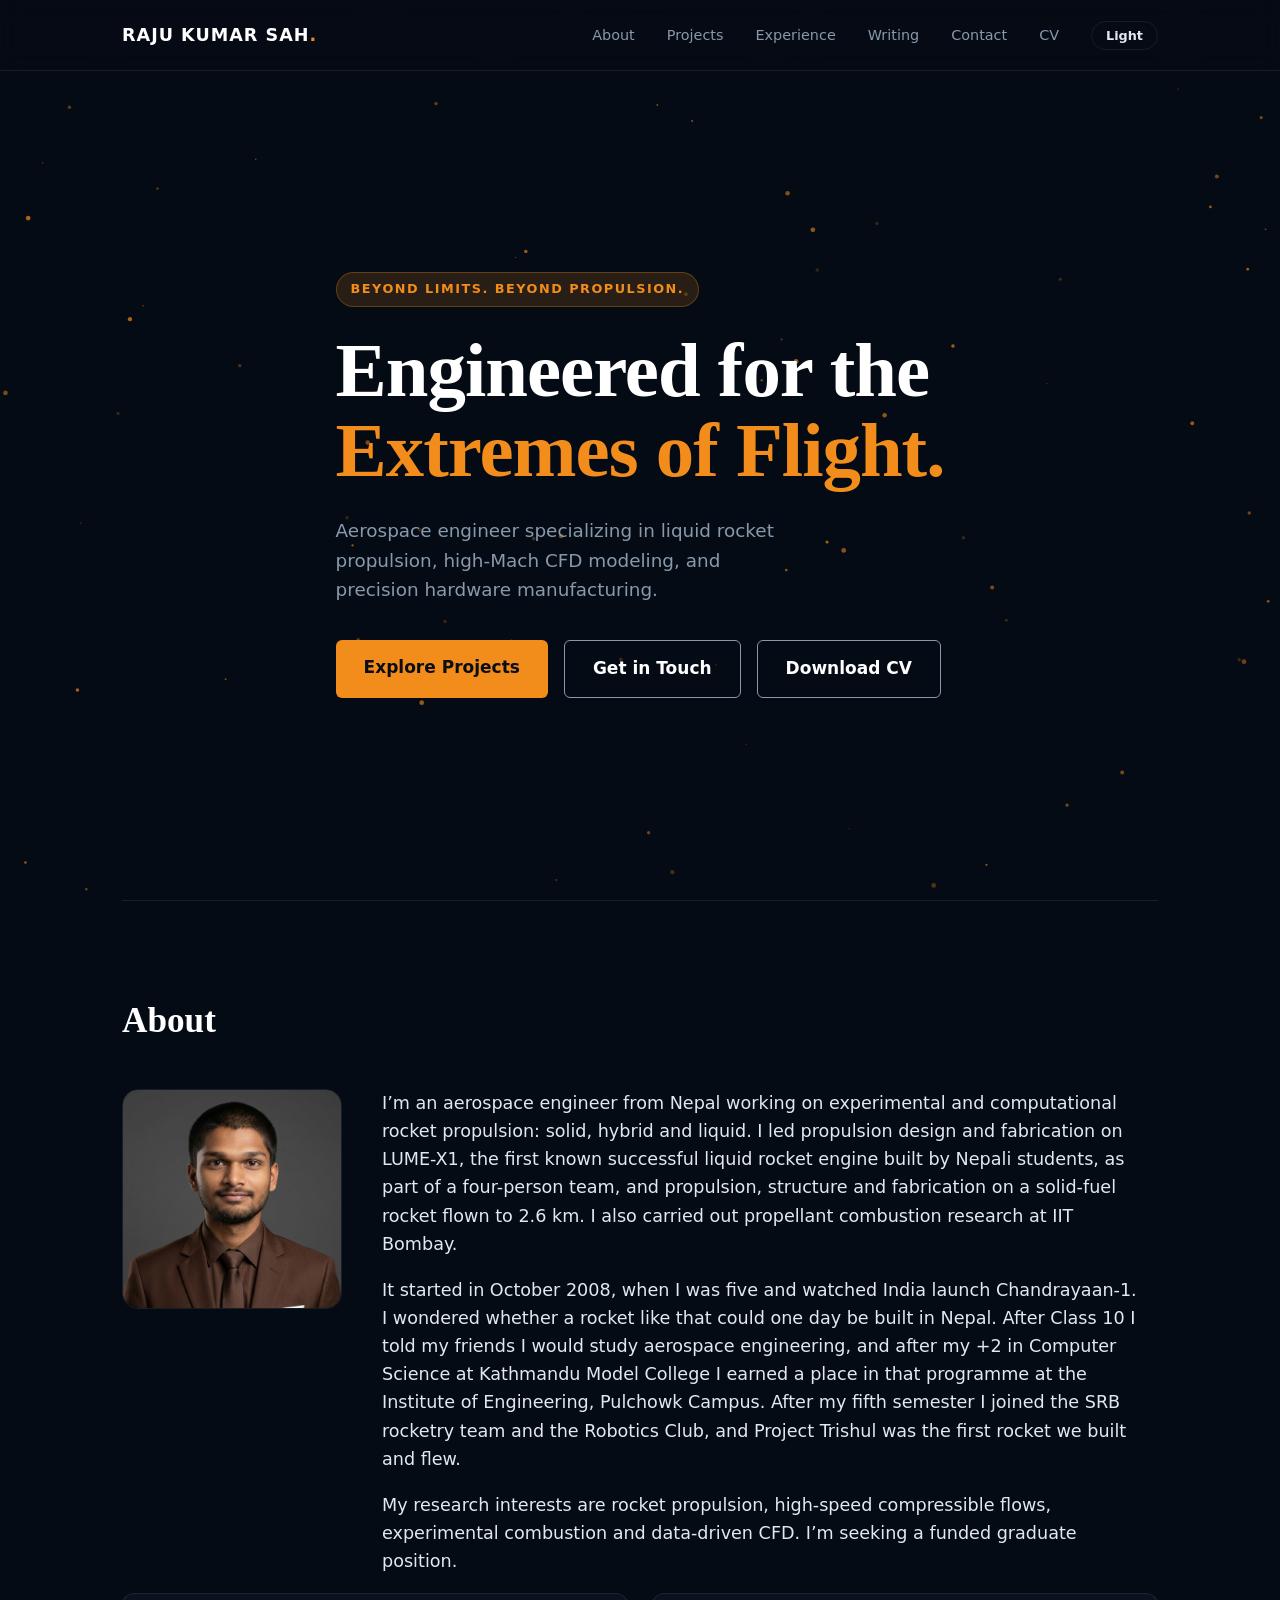
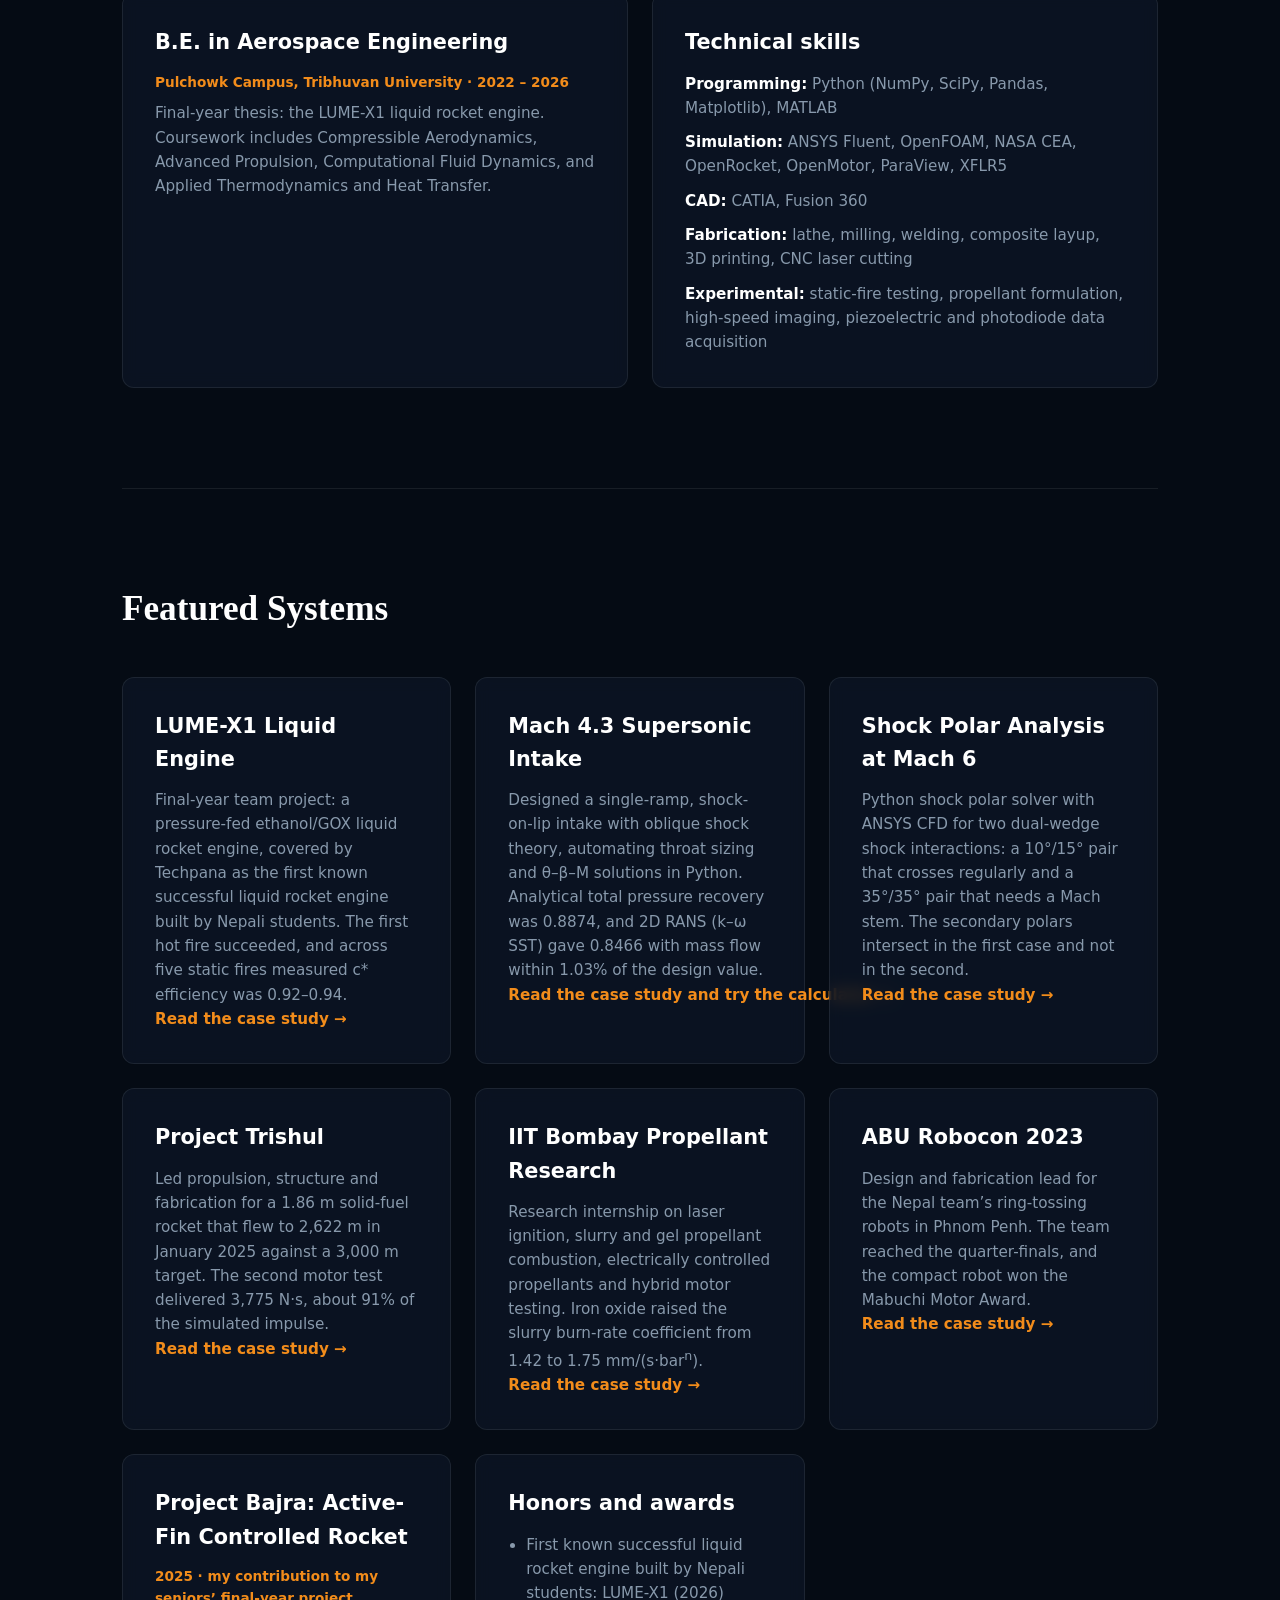
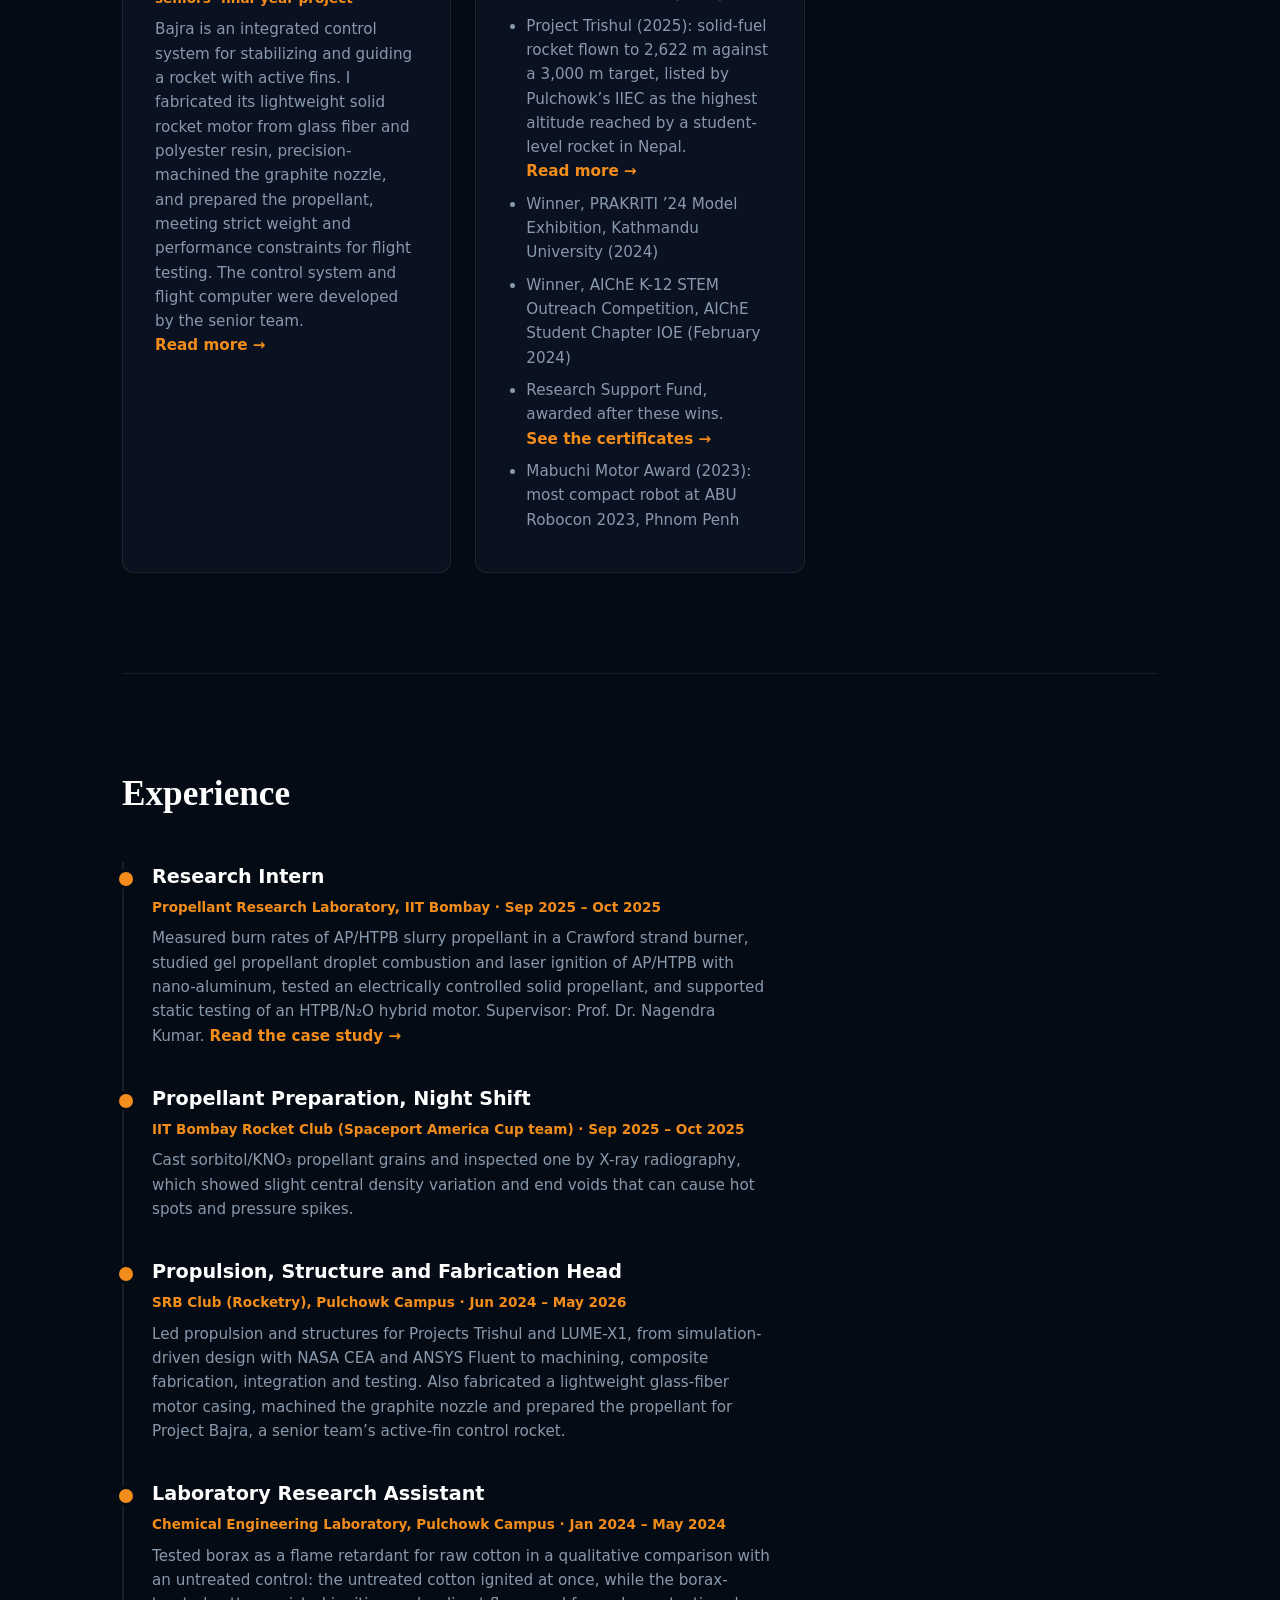
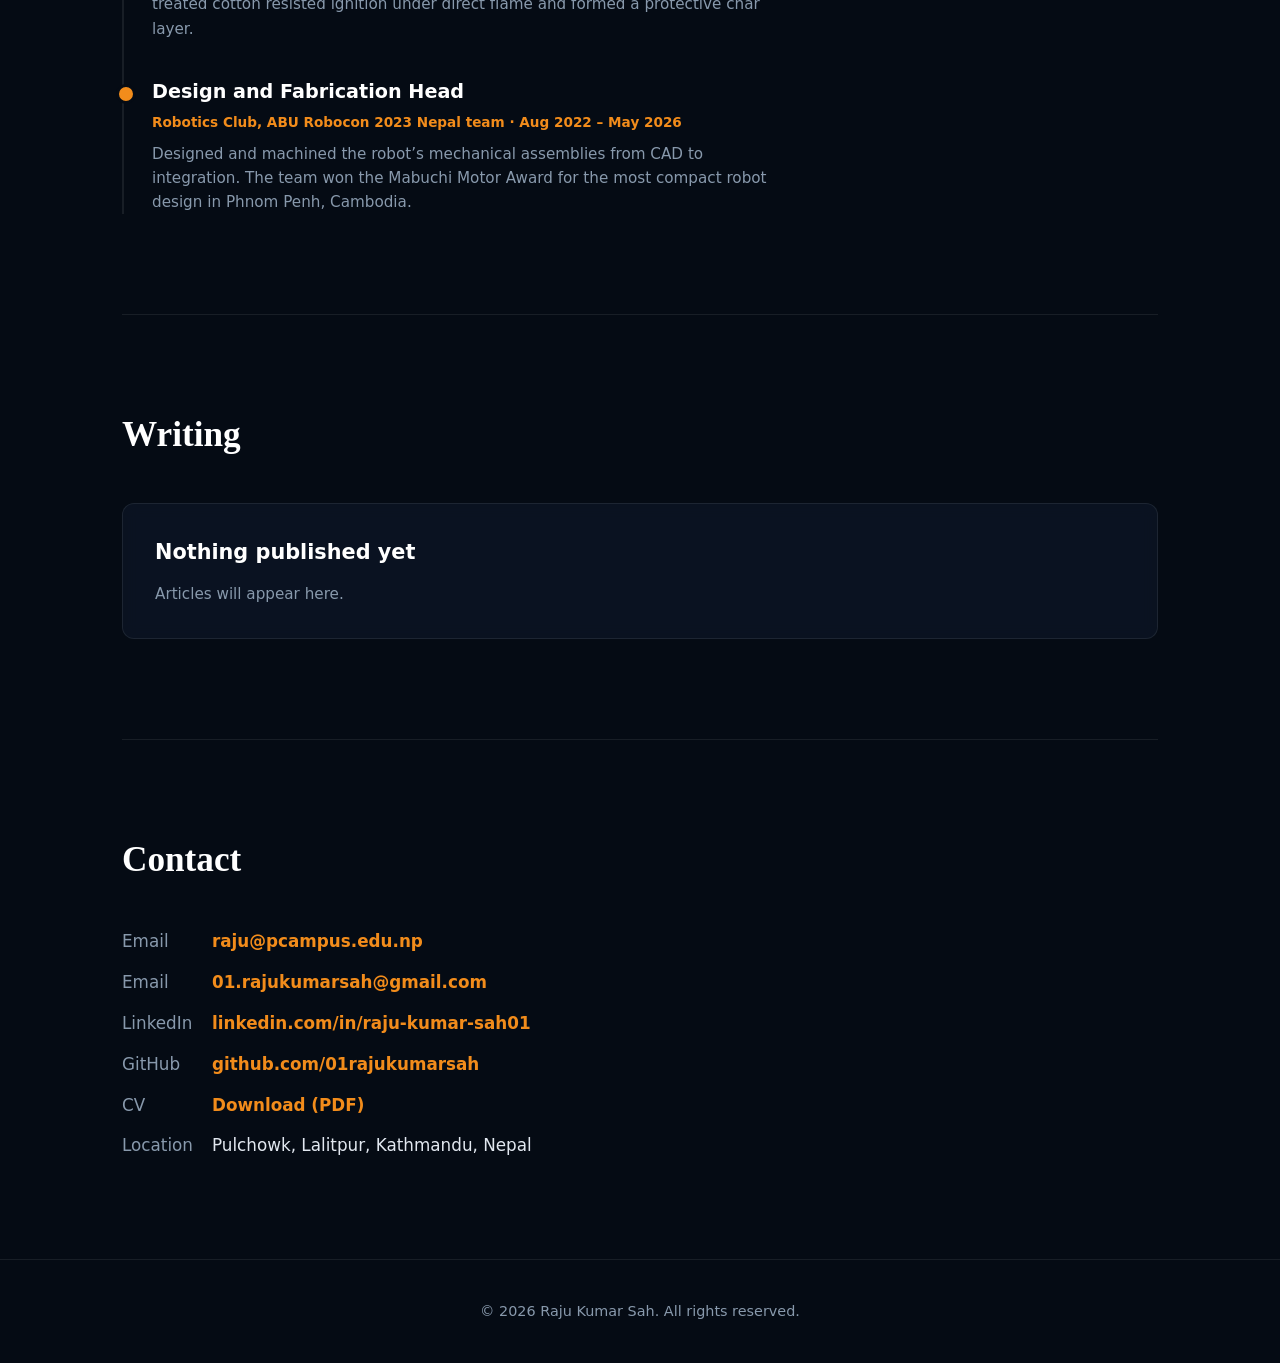
<file: index.html>
<!DOCTYPE html>
<html lang="en" data-theme="dark">
<head>
<meta charset="UTF-8">
<meta name="viewport" content="width=device-width, initial-scale=1">
<title>Raju Kumar Sah | Aerospace Engineer</title>
<link rel="icon" type="image/png" href="/faviconn.png">
<link rel="stylesheet" href="/css/style.css">
</head>
<body>

  <!-- Background Dynamic Particle/Motion Simulation Canvas -->
  <canvas id="motion-canvas"></canvas>

  <nav>
    <div class="wrap">
      <a href="#" class="logo">RAJU KUMAR SAH<span>.</span></a>
      <div class="nav-right">
        <ul class="navlinks">
          <li><a href="#about">About</a></li>
          <li><a href="#projects">Projects</a></li>
          <li><a href="#experience">Experience</a></li>
          <li><a href="#writing">Writing</a></li>
          <li><a href="#contact">Contact</a></li>
          <li><a href="/assets/Raju-Kumar-Sah-CV.pdf" target="_blank" rel="noopener">CV</a></li>
        </ul>
        <button class="theme-btn" id="theme-btn" type="button" aria-label="Switch to light mode">Light</button>
      </div>
    </div>
  </nav>

  <header class="hero">
    <div class="wrap">
      <div class="hero-content">
        <div class="badge">Beyond Limits. Beyond Propulsion.</div>
        <h1>Engineered for the <span>Extremes of Flight.</span></h1>
        <p>Aerospace engineer specializing in liquid rocket propulsion, high-Mach CFD modeling, and precision hardware manufacturing.</p>
        <div class="btn-group">
          <a href="#projects" class="btn primary">Explore Projects</a>
          <a href="#contact" class="btn outline">Get in Touch</a>
          <a href="/assets/Raju-Kumar-Sah-CV.pdf" class="btn outline" target="_blank" rel="noopener">Download CV</a>
        </div>
      </div>
    </div>
  </header>

  <main class="wrap">

    <section id="about">
      <h2>About</h2>
      <div class="about-wrap">
        <img class="portrait" src="/assets/raju-kumar-sah.jpg" alt="Portrait of Raju Kumar Sah" width="220" height="220">
      <div class="about-text">
        <p>I’m an aerospace engineer from Nepal working on experimental and computational rocket propulsion: solid, hybrid and liquid. I led propulsion design and fabrication on LUME-X1, the first known successful liquid rocket engine built by Nepali students, as part of a four-person team, and propulsion, structure and fabrication on a solid-fuel rocket flown to 2.6 km. I also carried out propellant combustion research at IIT Bombay.</p>
        <p>It started in October 2008, when I was five and watched India launch Chandrayaan-1. I wondered whether a rocket like that could one day be built in Nepal. After Class 10 I told my friends I would study aerospace engineering, and after my +2 in Computer Science at Kathmandu Model College I earned a place in that programme at the Institute of Engineering, Pulchowk Campus. After my fifth semester I joined the SRB rocketry team and the Robotics Club, and Project Trishul was the first rocket we built and flew.</p>
        <p>My research interests are rocket propulsion, high-speed compressible flows, experimental combustion and data-driven CFD. I’m seeking a funded graduate position.</p>
      </div>
      </div>
      <div class="grid">
        <div class="card">
          <h3>B.E. in Aerospace Engineering</h3>
          <span class="meta">Pulchowk Campus, Tribhuvan University · 2022 – 2026</span>
          <p>Final-year thesis: the LUME-X1 liquid rocket engine. Coursework includes Compressible Aerodynamics, Advanced Propulsion, Computational Fluid Dynamics, and Applied Thermodynamics and Heat Transfer.</p>
        </div>
        <div class="card stack">
          <h3>Technical skills</h3>
          <p><strong>Programming:</strong> Python (NumPy, SciPy, Pandas, Matplotlib), MATLAB</p>
          <p><strong>Simulation:</strong> ANSYS Fluent, OpenFOAM, NASA CEA, OpenRocket, OpenMotor, ParaView, XFLR5</p>
          <p><strong>CAD:</strong> CATIA, Fusion 360</p>
          <p><strong>Fabrication:</strong> lathe, milling, welding, composite layup, 3D printing, CNC laser cutting</p>
          <p><strong>Experimental:</strong> static-fire testing, propellant formulation, high-speed imaging, piezoelectric and photodiode data acquisition</p>
        </div>
      </div>
    </section>

    <section id="projects">
      <h2>Featured Systems</h2>
      <div class="grid">
        <div class="card">
          <h3>LUME-X1 Liquid Engine</h3>
          <p>Final-year team project: a pressure-fed ethanol/GOX liquid rocket engine, covered by Techpana as the first known successful liquid rocket engine built by Nepali students. The first hot fire succeeded, and across five static fires measured c* efficiency was 0.92–0.94. <a class="more" href="/work/lume-x1.html">Read the case study →</a></p>
        </div>
        <div class="card">
          <h3>Mach 4.3 Supersonic Intake</h3>
          <p>Designed a single-ramp, shock-on-lip intake with oblique shock theory, automating throat sizing and θ–β–M solutions in Python. Analytical total pressure recovery was 0.8874, and 2D RANS (k–ω SST) gave 0.8466 with mass flow within 1.03% of the design value. <a class="more" href="/work/mach43-intake.html">Read the case study and try the calculator →</a></p>
        </div>
        <div class="card">
          <h3>Shock Polar Analysis at Mach 6</h3>
          <p>Python shock polar solver with ANSYS CFD for two dual-wedge shock interactions: a 10°/15° pair that crosses regularly and a 35°/35° pair that needs a Mach stem. The secondary polars intersect in the first case and not in the second. <a class="more" href="/work/shock-polar.html">Read the case study →</a></p>
        </div>
        <div class="card">
          <h3>Project Trishul</h3>
          <p>Led propulsion, structure and fabrication for a 1.86 m solid-fuel rocket that flew to 2,622 m in January 2025 against a 3,000 m target. The second motor test delivered 3,775 N·s, about 91% of the simulated impulse. <a class="more" href="/work/trishul.html">Read the case study →</a></p>
        </div>
        <div class="card">
          <h3>IIT Bombay Propellant Research</h3>
          <p>Research internship on laser ignition, slurry and gel propellant combustion, electrically controlled propellants and hybrid motor testing. Iron oxide raised the slurry burn-rate coefficient from 1.42 to 1.75 mm/(s·bar<sup>n</sup>). <a class="more" href="/work/iit-bombay.html">Read the case study →</a></p>
        </div>
        <div class="card">
          <h3>ABU Robocon 2023</h3>
          <p>Design and fabrication lead for the Nepal team’s ring-tossing robots in Phnom Penh. The team reached the quarter-finals, and the compact robot won the Mabuchi Motor Award. <a class="more" href="/work/robocon-2023.html">Read the case study →</a></p>
        </div>
        <div class="card">
          <h3>Project Bajra: Active-Fin Controlled Rocket</h3>
          <span class="meta">2025 · my contribution to my seniors’ final-year project</span>
          <p>Bajra is an integrated control system for stabilizing and guiding a rocket with active fins. I fabricated its lightweight solid rocket motor from glass fiber and polyester resin, precision-machined the graphite nozzle, and prepared the propellant, meeting strict weight and performance constraints for flight testing. The control system and flight computer were developed by the senior team. <a class="more" href="/work/bajra.html">Read more →</a></p>
        </div>
        <div class="card">
          <h3>Honors and awards</h3>
          <ul class="award-list">
            <li>First known successful liquid rocket engine built by Nepali students: LUME-X1 (2026)</li>
            <li>Project Trishul (2025): solid-fuel rocket flown to 2,622 m against a 3,000 m target, listed by Pulchowk’s IIEC as the highest altitude reached by a student-level rocket in Nepal. <a class="more" href="/work/trishul.html">Read more →</a></li>
            <li>Winner, PRAKRITI ’24 Model Exhibition, Kathmandu University (2024)</li>
            <li>Winner, AIChE K-12 STEM Outreach Competition, AIChE Student Chapter IOE (February 2024)</li>
            <li>Research Support Fund, awarded after these wins. <a class="more" href="/work/awards.html">See the certificates →</a></li>
            <li>Mabuchi Motor Award (2023): most compact robot at ABU Robocon 2023, Phnom Penh</li>
          </ul>
        </div>
      </div>
    </section>

    <section id="experience">
      <h2>Experience</h2>
      <ul class="timeline">
        <li>
          <h3>Research Intern</h3>
          <span class="meta">Propellant Research Laboratory, IIT Bombay · Sep 2025 – Oct 2025</span>
          <p>Measured burn rates of AP/HTPB slurry propellant in a Crawford strand burner, studied gel propellant droplet combustion and laser ignition of AP/HTPB with nano-aluminum, tested an electrically controlled solid propellant, and supported static testing of an HTPB/N₂O hybrid motor. Supervisor: Prof. Dr. Nagendra Kumar. <a class="more" href="/work/iit-bombay.html">Read the case study →</a></p>
        </li>
        <li>
          <h3>Propellant Preparation, Night Shift</h3>
          <span class="meta">IIT Bombay Rocket Club (Spaceport America Cup team) · Sep 2025 – Oct 2025</span>
          <p>Cast sorbitol/KNO₃ propellant grains and inspected one by X-ray radiography, which showed slight central density variation and end voids that can cause hot spots and pressure spikes.</p>
        </li>
        <li>
          <h3>Propulsion, Structure and Fabrication Head</h3>
          <span class="meta">SRB Club (Rocketry), Pulchowk Campus · Jun 2024 – May 2026</span>
          <p>Led propulsion and structures for Projects Trishul and LUME-X1, from simulation-driven design with NASA CEA and ANSYS Fluent to machining, composite fabrication, integration and testing. Also fabricated a lightweight glass-fiber motor casing, machined the graphite nozzle and prepared the propellant for Project Bajra, a senior team’s active-fin control rocket.</p>
        </li>
        <li>
          <h3>Laboratory Research Assistant</h3>
          <span class="meta">Chemical Engineering Laboratory, Pulchowk Campus · Jan 2024 – May 2024</span>
          <p>Tested borax as a flame retardant for raw cotton in a qualitative comparison with an untreated control: the untreated cotton ignited at once, while the borax-treated cotton resisted ignition under direct flame and formed a protective char layer.</p>
        </li>
        <li>
          <h3>Design and Fabrication Head</h3>
          <span class="meta">Robotics Club, ABU Robocon 2023 Nepal team · Aug 2022 – May 2026</span>
          <p>Designed and machined the robot’s mechanical assemblies from CAD to integration. The team won the Mabuchi Motor Award for the most compact robot design in Phnom Penh, Cambodia.</p>
        </li>
      </ul>
    </section>

    <section id="writing">
      <h2>Writing</h2>
      <div class="grid">
        <div class="card">
          <h3>Nothing published yet</h3>
          <p>Articles will appear here.</p>
        </div>
      </div>
    </section>

    <section id="contact">
      <h2>Contact</h2>
      <ul class="contact-list">
        <li><span>Email</span><a href="mailto:raju@pcampus.edu.np">raju@pcampus.edu.np</a></li>
        <li><span>Email</span><a href="mailto:01.rajukumarsah@gmail.com">01.rajukumarsah@gmail.com</a></li>
        <li><span>LinkedIn</span><a href="https://www.linkedin.com/in/raju-kumar-sah01" target="_blank" rel="noopener">linkedin.com/in/raju-kumar-sah01</a></li>
        <li><span>GitHub</span><a href="https://github.com/01rajukumarsah" target="_blank" rel="noopener">github.com/01rajukumarsah</a></li>
        <li><span>CV</span><a href="/assets/Raju-Kumar-Sah-CV.pdf" target="_blank" rel="noopener">Download (PDF)</a></li>
        <li><span>Location</span>Pulchowk, Lalitpur, Kathmandu, Nepal</li>
      </ul>
    </section>
  </main>

  <footer>
    <div class="wrap">&copy; 2026 Raju Kumar Sah. All rights reserved.</div>
  </footer>

  <script src="/js/site.js"></script>
</body>
</html>
</file>
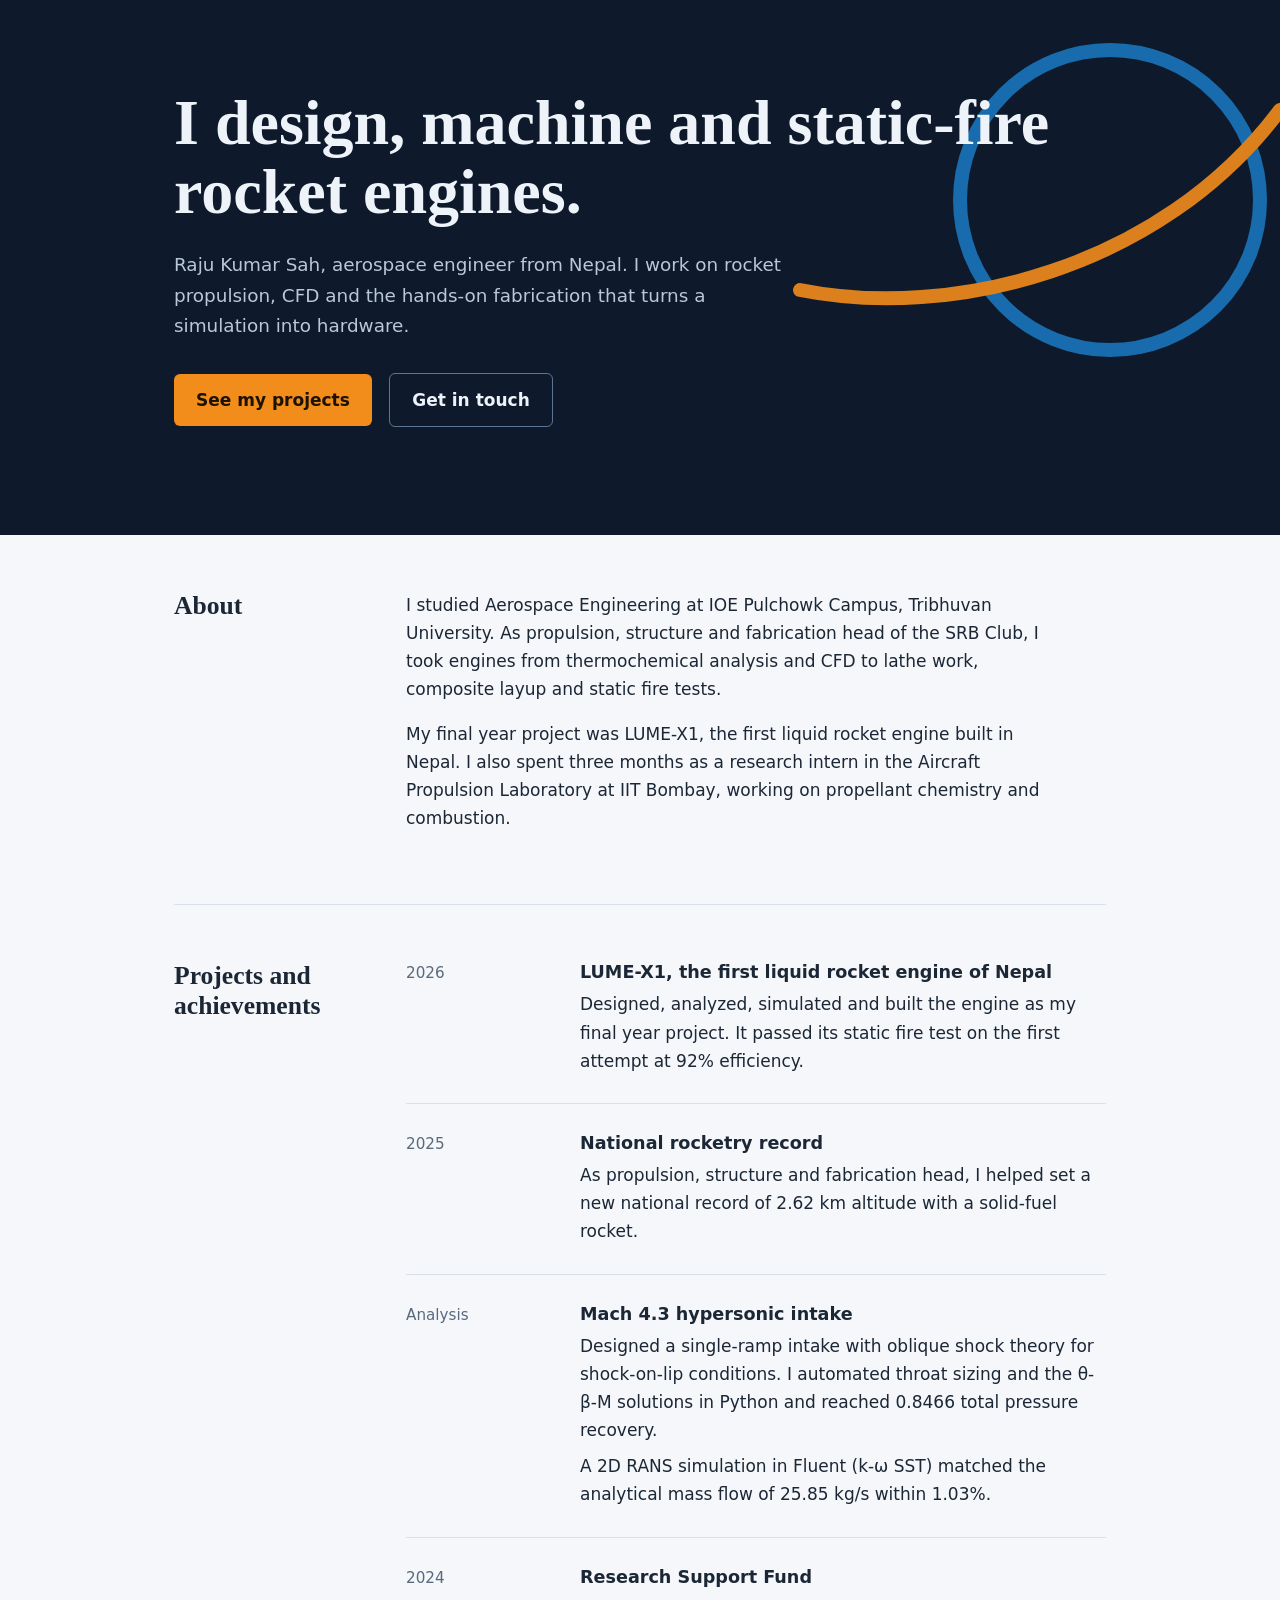
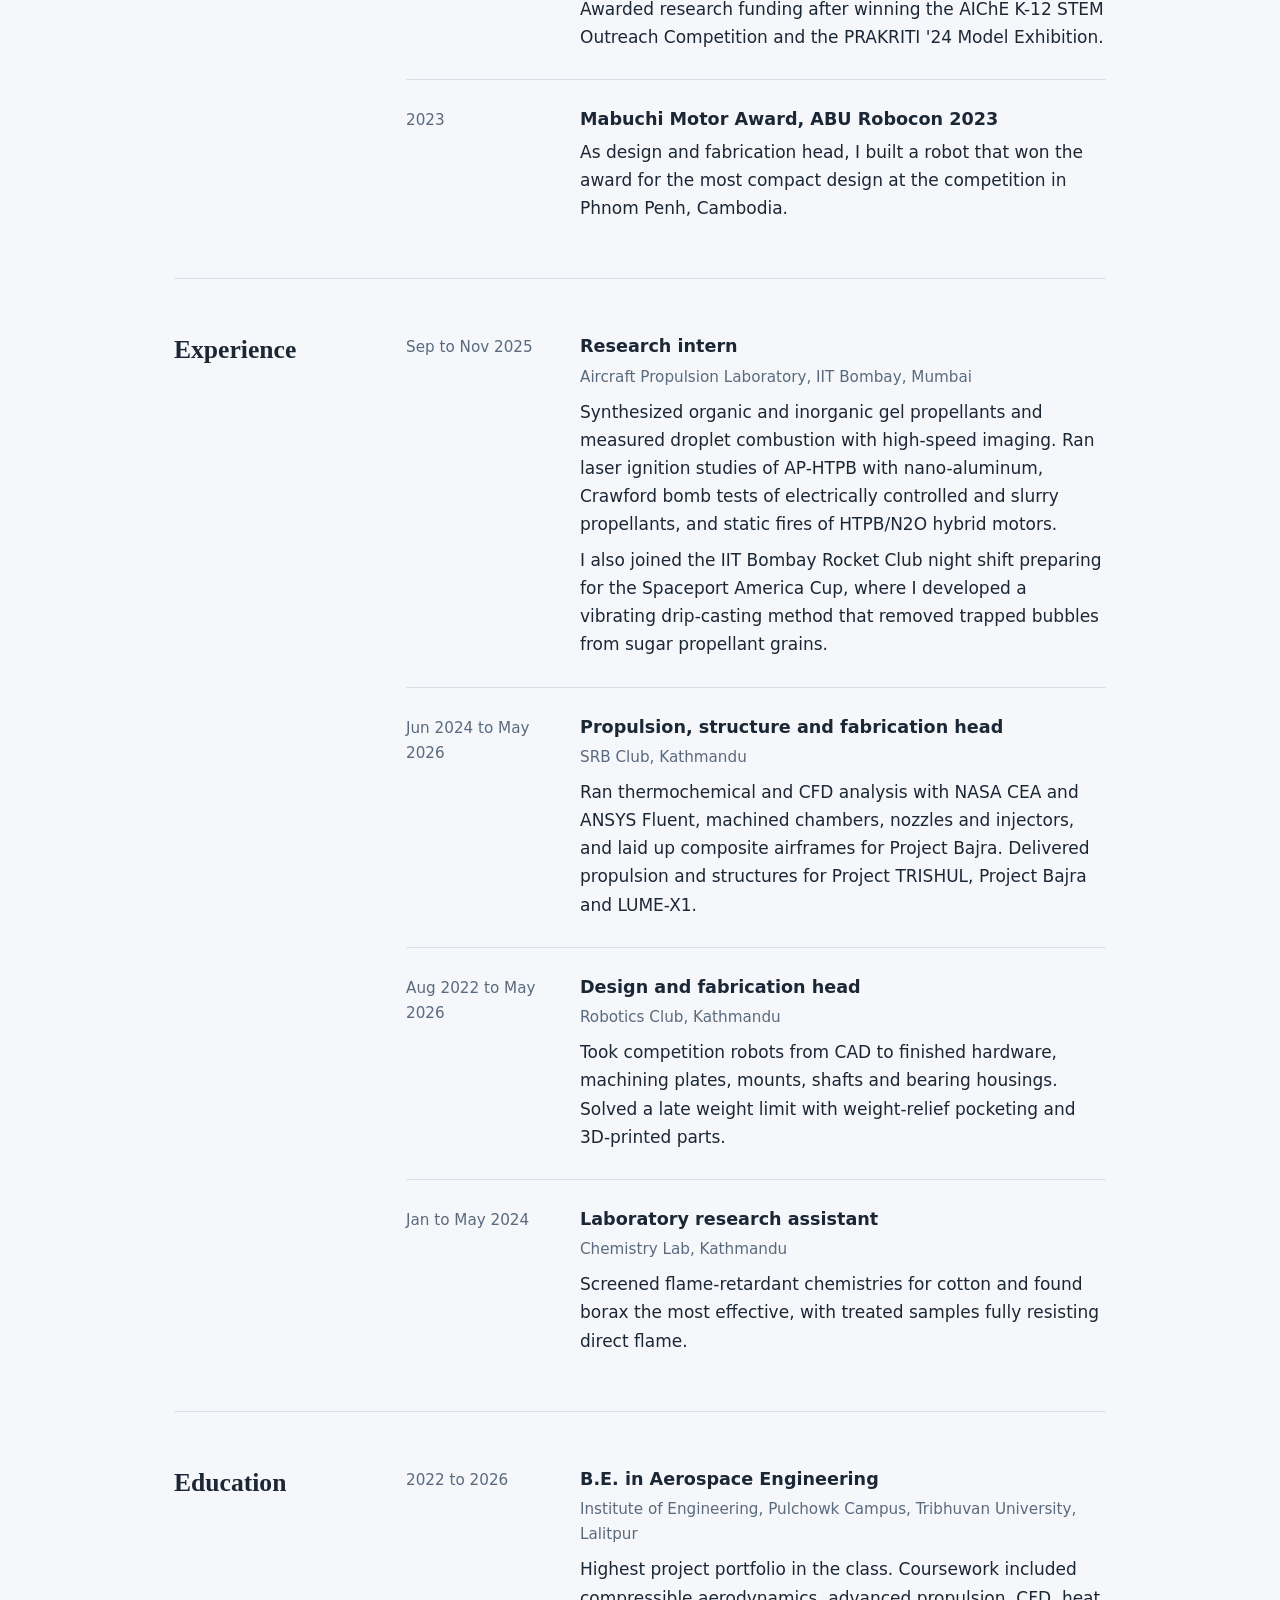
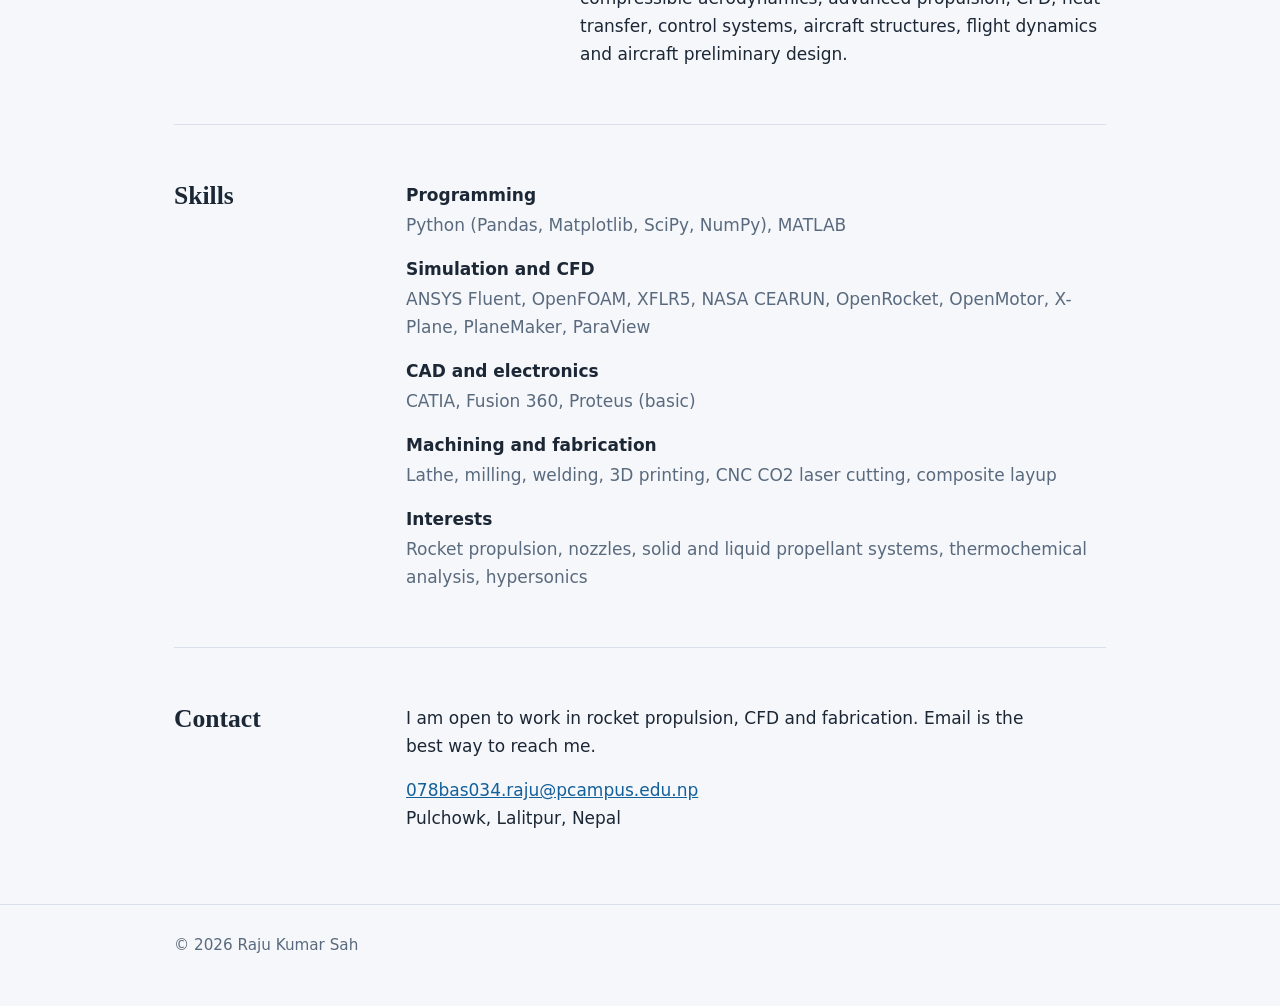
<file: index .html>
<!DOCTYPE html>
<html lang="en">
<head>
  <meta charset="UTF-8">
  <meta name="viewport" content="width=device-width, initial-scale=1">
  <title>Raju Kumar Sah | Aerospace Engineer</title>
  <meta name="description" content="Portfolio of Raju Kumar Sah, aerospace engineer from Nepal working on rocket propulsion, CFD and precision fabrication.">
  <link rel="icon" type="image/png" href="faviconn.png">
  <style>
    :root {
      --ink: #0e1a2b;
      --paper: #f5f7fa;
      --text: #1c2736;
      --muted: #5a6a7e;
      --line: #d9e0e9;
      --blue: #1a75bc;
      --orange: #f28c1b;
      --link: #14609b;
    }
    @media (prefers-color-scheme: dark) {
      :root {
        --paper: #0b1420;
        --text: #dfe6ef;
        --muted: #9aa9bc;
        --line: #223247;
        --link: #6db4ec;
      }
    }
    * { box-sizing: border-box; }
    html { scroll-behavior: smooth; }
    body {
      margin: 0;
      background: var(--paper);
      color: var(--text);
      font: 17px/1.65 system-ui, -apple-system, "Segoe UI", Roboto, Arial, sans-serif;
    }
    a { color: var(--link); }
    a:focus-visible, .btn:focus-visible { outline: 3px solid var(--orange); outline-offset: 3px; }
    .wrap { max-width: 980px; margin: 0 auto; padding: 0 24px; }

    /* Hero */
    .hero { background: var(--ink); color: #eef3f9; position: relative; overflow: hidden; }
    .hero .wrap { padding-top: 88px; padding-bottom: 96px; position: relative; z-index: 1; }
    .hero h1 {
      font: 700 clamp(2.2rem, 6vw, 4rem)/1.08 Georgia, "Times New Roman", serif;
      margin: 0 0 24px;
      max-width: 15em;
    }
    .hero p { margin: 0 0 32px; max-width: 34em; color: #b9c7d8; font-size: 1.15rem; }
    .btn {
      display: inline-block; padding: 12px 22px; border-radius: 6px;
      text-decoration: none; font-weight: 600; margin: 0 12px 12px 0;
    }
    .btn.primary { background: var(--orange); color: #1b1200; }
    .btn.ghost { border: 1.5px solid #5d7593; color: #eef3f9; }
    .arc { position: absolute; right: -60px; top: 20px; width: 560px; max-width: 90vw; opacity: .9; }
    #fx { position: absolute; inset: 0; width: 100%; height: 100%; pointer-events: none; }

    /* Sections */
    .sec {
      display: grid; grid-template-columns: 200px 1fr; gap: 32px;
      padding: 56px 0; border-top: 1px solid var(--line);
    }
    main .sec:first-child { border-top: 0; }
    h2 { font: 700 1.6rem/1.2 Georgia, "Times New Roman", serif; margin: 0; }
    .entry {
      display: grid; grid-template-columns: 150px 1fr; gap: 24px;
      padding: 0 0 28px; margin: 0 0 28px; border-bottom: 1px solid var(--line);
    }
    .entry:last-child { border-bottom: 0; margin-bottom: 0; padding-bottom: 0; }
    .when { color: var(--muted); font-size: .95rem; }
    h3 { margin: 0 0 6px; font-size: 1.1rem; line-height: 1.35; }
    .org { color: var(--muted); margin: 0 0 8px; font-size: .95rem; }
    .entry p { margin: 0 0 8px; max-width: 60ch; }
    .entry p:last-child { margin-bottom: 0; }
    .about p { margin: 0 0 16px; max-width: 60ch; }
    dl { margin: 0; }
    dt { font-weight: 700; margin-top: 16px; }
    dt:first-child { margin-top: 0; }
    dd { margin: 2px 0 0; color: var(--muted); }
    footer { border-top: 1px solid var(--line); padding: 28px 0 48px; color: var(--muted); font-size: .95rem; }

    @media (max-width: 720px) {
      .sec { grid-template-columns: 1fr; gap: 20px; padding: 40px 0; }
      .entry { grid-template-columns: 1fr; gap: 4px; }
      .hero .wrap { padding-top: 64px; padding-bottom: 72px; }
      .arc { opacity: .35; right: -140px; }
    }
  </style>
</head>
<body>
  <header class="hero">
    <svg class="arc" viewBox="0 0 560 360" fill="none" aria-hidden="true">
      <circle cx="330" cy="180" r="150" stroke="#1a75bc" stroke-width="14"/>
      <path d="M20 270 C 170 300, 380 250, 500 90" stroke="#f28c1b" stroke-width="14" stroke-linecap="round"/>
    </svg>
    <canvas id="fx" aria-hidden="true"></canvas>
    <div class="wrap">
      <h1>I design, machine and static-fire rocket engines.</h1>
      <p>Raju Kumar Sah, aerospace engineer from Nepal. I work on rocket propulsion, CFD and the hands-on fabrication that turns a simulation into hardware.</p>
      <a class="btn primary" href="#projects">See my projects</a>
      <a class="btn ghost" href="#contact">Get in touch</a>
    </div>
  </header>

  <main class="wrap">
    <section class="sec about" id="about">
      <h2>About</h2>
      <div>
        <p>I studied Aerospace Engineering at IOE Pulchowk Campus, Tribhuvan University. As propulsion, structure and fabrication head of the SRB Club, I took engines from thermochemical analysis and CFD to lathe work, composite layup and static fire tests.</p>
        <p>My final year project was LUME-X1, the first liquid rocket engine built in Nepal. I also spent three months as a research intern in the Aircraft Propulsion Laboratory at IIT Bombay, working on propellant chemistry and combustion.</p>
      </div>
    </section>

    <section class="sec" id="projects">
      <h2>Projects and achievements</h2>
      <div>
        <article class="entry">
          <div class="when">2026</div>
          <div>
            <h3>LUME-X1, the first liquid rocket engine of Nepal</h3>
            <p>Designed, analyzed, simulated and built the engine as my final year project. It passed its static fire test on the first attempt at 92% efficiency.</p>
          </div>
        </article>
        <article class="entry">
          <div class="when">2025</div>
          <div>
            <h3>National rocketry record</h3>
            <p>As propulsion, structure and fabrication head, I helped set a new national record of 2.62 km altitude with a solid-fuel rocket.</p>
          </div>
        </article>
        <article class="entry">
          <div class="when">Analysis</div>
          <div>
            <h3>Mach 4.3 hypersonic intake</h3>
            <p>Designed a single-ramp intake with oblique shock theory for shock-on-lip conditions. I automated throat sizing and the &theta;-&beta;-M solutions in Python and reached 0.8466 total pressure recovery.</p>
            <p>A 2D RANS simulation in Fluent (k-&omega; SST) matched the analytical mass flow of 25.85 kg/s within 1.03%.</p>
          </div>
        </article>
        <article class="entry">
          <div class="when">2024</div>
          <div>
            <h3>Research Support Fund</h3>
            <p>Awarded research funding after winning the AIChE K-12 STEM Outreach Competition and the PRAKRITI '24 Model Exhibition.</p>
          </div>
        </article>
        <article class="entry">
          <div class="when">2023</div>
          <div>
            <h3>Mabuchi Motor Award, ABU Robocon 2023</h3>
            <p>As design and fabrication head, I built a robot that won the award for the most compact design at the competition in Phnom Penh, Cambodia.</p>
          </div>
        </article>
      </div>
    </section>

    <section class="sec" id="experience">
      <h2>Experience</h2>
      <div>
        <article class="entry">
          <div class="when">Sep to Nov 2025</div>
          <div>
            <h3>Research intern</h3>
            <p class="org">Aircraft Propulsion Laboratory, IIT Bombay, Mumbai</p>
            <p>Synthesized organic and inorganic gel propellants and measured droplet combustion with high-speed imaging. Ran laser ignition studies of AP-HTPB with nano-aluminum, Crawford bomb tests of electrically controlled and slurry propellants, and static fires of HTPB/N2O hybrid motors.</p>
            <p>I also joined the IIT Bombay Rocket Club night shift preparing for the Spaceport America Cup, where I developed a vibrating drip-casting method that removed trapped bubbles from sugar propellant grains.</p>
          </div>
        </article>
        <article class="entry">
          <div class="when">Jun 2024 to May 2026</div>
          <div>
            <h3>Propulsion, structure and fabrication head</h3>
            <p class="org">SRB Club, Kathmandu</p>
            <p>Ran thermochemical and CFD analysis with NASA CEA and ANSYS Fluent, machined chambers, nozzles and injectors, and laid up composite airframes for Project Bajra. Delivered propulsion and structures for Project TRISHUL, Project Bajra and LUME-X1.</p>
          </div>
        </article>
        <article class="entry">
          <div class="when">Aug 2022 to May 2026</div>
          <div>
            <h3>Design and fabrication head</h3>
            <p class="org">Robotics Club, Kathmandu</p>
            <p>Took competition robots from CAD to finished hardware, machining plates, mounts, shafts and bearing housings. Solved a late weight limit with weight-relief pocketing and 3D-printed parts.</p>
          </div>
        </article>
        <article class="entry">
          <div class="when">Jan to May 2024</div>
          <div>
            <h3>Laboratory research assistant</h3>
            <p class="org">Chemistry Lab, Kathmandu</p>
            <p>Screened flame-retardant chemistries for cotton and found borax the most effective, with treated samples fully resisting direct flame.</p>
          </div>
        </article>
      </div>
    </section>

    <section class="sec" id="education">
      <h2>Education</h2>
      <div>
        <article class="entry">
          <div class="when">2022 to 2026</div>
          <div>
            <h3>B.E. in Aerospace Engineering</h3>
            <p class="org">Institute of Engineering, Pulchowk Campus, Tribhuvan University, Lalitpur</p>
            <p>Highest project portfolio in the class. Coursework included compressible aerodynamics, advanced propulsion, CFD, heat transfer, control systems, aircraft structures, flight dynamics and aircraft preliminary design.</p>
          </div>
        </article>
      </div>
    </section>

    <section class="sec" id="skills">
      <h2>Skills</h2>
      <dl>
        <dt>Programming</dt>
        <dd>Python (Pandas, Matplotlib, SciPy, NumPy), MATLAB</dd>
        <dt>Simulation and CFD</dt>
        <dd>ANSYS Fluent, OpenFOAM, XFLR5, NASA CEARUN, OpenRocket, OpenMotor, X-Plane, PlaneMaker, ParaView</dd>
        <dt>CAD and electronics</dt>
        <dd>CATIA, Fusion 360, Proteus (basic)</dd>
        <dt>Machining and fabrication</dt>
        <dd>Lathe, milling, welding, 3D printing, CNC CO2 laser cutting, composite layup</dd>
        <dt>Interests</dt>
        <dd>Rocket propulsion, nozzles, solid and liquid propellant systems, thermochemical analysis, hypersonics</dd>
      </dl>
    </section>

    <section class="sec" id="contact">
      <h2>Contact</h2>
      <div class="about">
        <p>I am open to work in rocket propulsion, CFD and fabrication. Email is the best way to reach me.</p>
        <p><a href="mailto:078bas034.raju@pcampus.edu.np">078bas034.raju@pcampus.edu.np</a><br>Pulchowk, Lalitpur, Nepal</p>
      </div>
    </section>
  </main>

  <footer>
    <div class="wrap">&copy; 2026 Raju Kumar Sah</div>
  </footer>

  <script>
    /* Slow subsonic liquid rockets launched from the cursor in random directions, top section only */
    (function () {
      var hero = document.querySelector('.hero');
      var cv = document.getElementById('fx');
      if (!hero || !cv || matchMedia('(prefers-reduced-motion: reduce)').matches) return;
      var ctx = cv.getContext('2d');
      var dpr = Math.min(window.devicePixelRatio || 1, 2);
      var W, H, rockets = [], puffs = [], anchor = null, lastLaunch = 0;

      function size() {
        W = hero.clientWidth; H = hero.clientHeight;
        cv.width = W * dpr; cv.height = H * dpr;
        ctx.setTransform(dpr, 0, 0, dpr, 0, 0);
      }
      size();
      addEventListener('resize', size);

      hero.addEventListener('pointermove', function (e) {
        if (e.pointerType === 'touch') return;
        var r = hero.getBoundingClientRect();
        var x = e.clientX - r.left, y = e.clientY - r.top;
        if (!anchor) { anchor = { x: x, y: y }; return; }
        var now = Date.now();
        if (now - lastLaunch > 220 && Math.hypot(x - anchor.x, y - anchor.y) > 14 && rockets.length < 12) {
          var dir = Math.random() * Math.PI * 2;
          rockets.push({ x: x, y: y, base: dir, a: dir, v: 0.8, age: 0, ph: Math.random() * 6 });
          lastLaunch = now;
          anchor = { x: x, y: y };
        }
      });
      hero.addEventListener('pointerleave', function () { anchor = null; });

      function drawRocket(k) {
        ctx.save();
        ctx.translate(k.x, k.y);
        ctx.rotate(k.a);
        /* smooth subsonic exhaust plume, no shock diamonds */
        ctx.globalCompositeOperation = 'lighter';
        var L = 12 + k.v * 4;
        var g = ctx.createLinearGradient(-19, 0, -19 - L, 0);
        g.addColorStop(0, 'rgba(255,225,160,0.95)');
        g.addColorStop(0.4, 'rgba(255,150,50,0.6)');
        g.addColorStop(1, 'rgba(255,100,20,0)');
        ctx.fillStyle = g;
        ctx.beginPath(); ctx.moveTo(-19, -4); ctx.quadraticCurveTo(-19 - L * 0.6, -3, -19 - L, 0);
        ctx.quadraticCurveTo(-19 - L * 0.6, 3, -19, 4); ctx.fill();
        ctx.fillStyle = 'rgba(255,245,220,0.7)';
        ctx.beginPath(); ctx.moveTo(-19, -1.8); ctx.lineTo(-19 - L * 0.45, 0); ctx.lineTo(-19, 1.8); ctx.fill();
        /* airframe: tank, interstage band, ogive nose, engine bell, small fins */
        ctx.globalCompositeOperation = 'source-over';
        ctx.fillStyle = '#1a75bc';
        ctx.beginPath(); ctx.moveTo(-14, -3.5); ctx.lineTo(-18, -8); ctx.lineTo(-9, -3.5); ctx.fill();
        ctx.beginPath(); ctx.moveTo(-14, 3.5); ctx.lineTo(-18, 8); ctx.lineTo(-9, 3.5); ctx.fill();
        ctx.fillStyle = '#7c8ba0';
        ctx.beginPath(); ctx.moveTo(-14, -2); ctx.lineTo(-19, -4); ctx.lineTo(-19, 4); ctx.lineTo(-14, 2); ctx.fill();
        ctx.fillStyle = '#e9f1fb';
        ctx.fillRect(-14, -3.5, 26, 7);
        ctx.fillStyle = '#2c3a4d';
        ctx.fillRect(-2, -3.5, 3, 7);
        ctx.fillStyle = '#f28c1b';
        ctx.beginPath(); ctx.moveTo(12, -3.5); ctx.quadraticCurveTo(21, -2.5, 26, 0);
        ctx.quadraticCurveTo(21, 2.5, 12, 3.5); ctx.fill();
        ctx.restore();
      }

      function frame() {
        ctx.clearRect(0, 0, W, H);
        var i, p, k;
        for (i = rockets.length - 1; i >= 0; i--) {
          k = rockets[i];
          k.v = Math.min(k.v + 0.05, 5);
          k.age++;
          k.a = k.base + Math.sin(k.age * 0.12 + k.ph) * 0.04;
          k.x += Math.cos(k.a) * k.v; k.y += Math.sin(k.a) * k.v;
          if (k.age > 300 || k.y < -60 || k.y > H + 60 || k.x < -60 || k.x > W + 60) { rockets.splice(i, 1); continue; }
          var tx = k.x - Math.cos(k.a) * 20, ty = k.y - Math.sin(k.a) * 20;
          if (puffs.length < 900) {
            puffs.push({ x: tx, y: ty, vx: (Math.random() - 0.5) * 0.5, vy: (Math.random() - 0.5) * 0.5, life: 1, r: 3, hot: true });
            puffs.push({ x: tx, y: ty, vx: (Math.random() - 0.5) * 0.7, vy: (Math.random() - 0.5) * 0.7, life: 1, r: 5, hot: false });
          }
        }
        ctx.globalCompositeOperation = 'lighter';
        for (i = puffs.length - 1; i >= 0; i--) {
          p = puffs[i];
          p.x += p.vx; p.y += p.vy;
          p.life -= p.hot ? 0.06 : 0.018;
          p.r += p.hot ? 0.15 : 0.28;
          if (p.life <= 0) { puffs.splice(i, 1); continue; }
          ctx.fillStyle = p.hot ? 'rgba(255,170,70,' + (0.4 * p.life) + ')' : 'rgba(170,190,215,' + (0.16 * p.life) + ')';
          ctx.beginPath(); ctx.arc(p.x, p.y, p.r, 0, 6.283); ctx.fill();
        }
        ctx.globalCompositeOperation = 'source-over';
        for (i = 0; i < rockets.length; i++) drawRocket(rockets[i]);
        requestAnimationFrame(frame);
      }
      frame();
    })();
  </script>
</body>
</html>
</file>
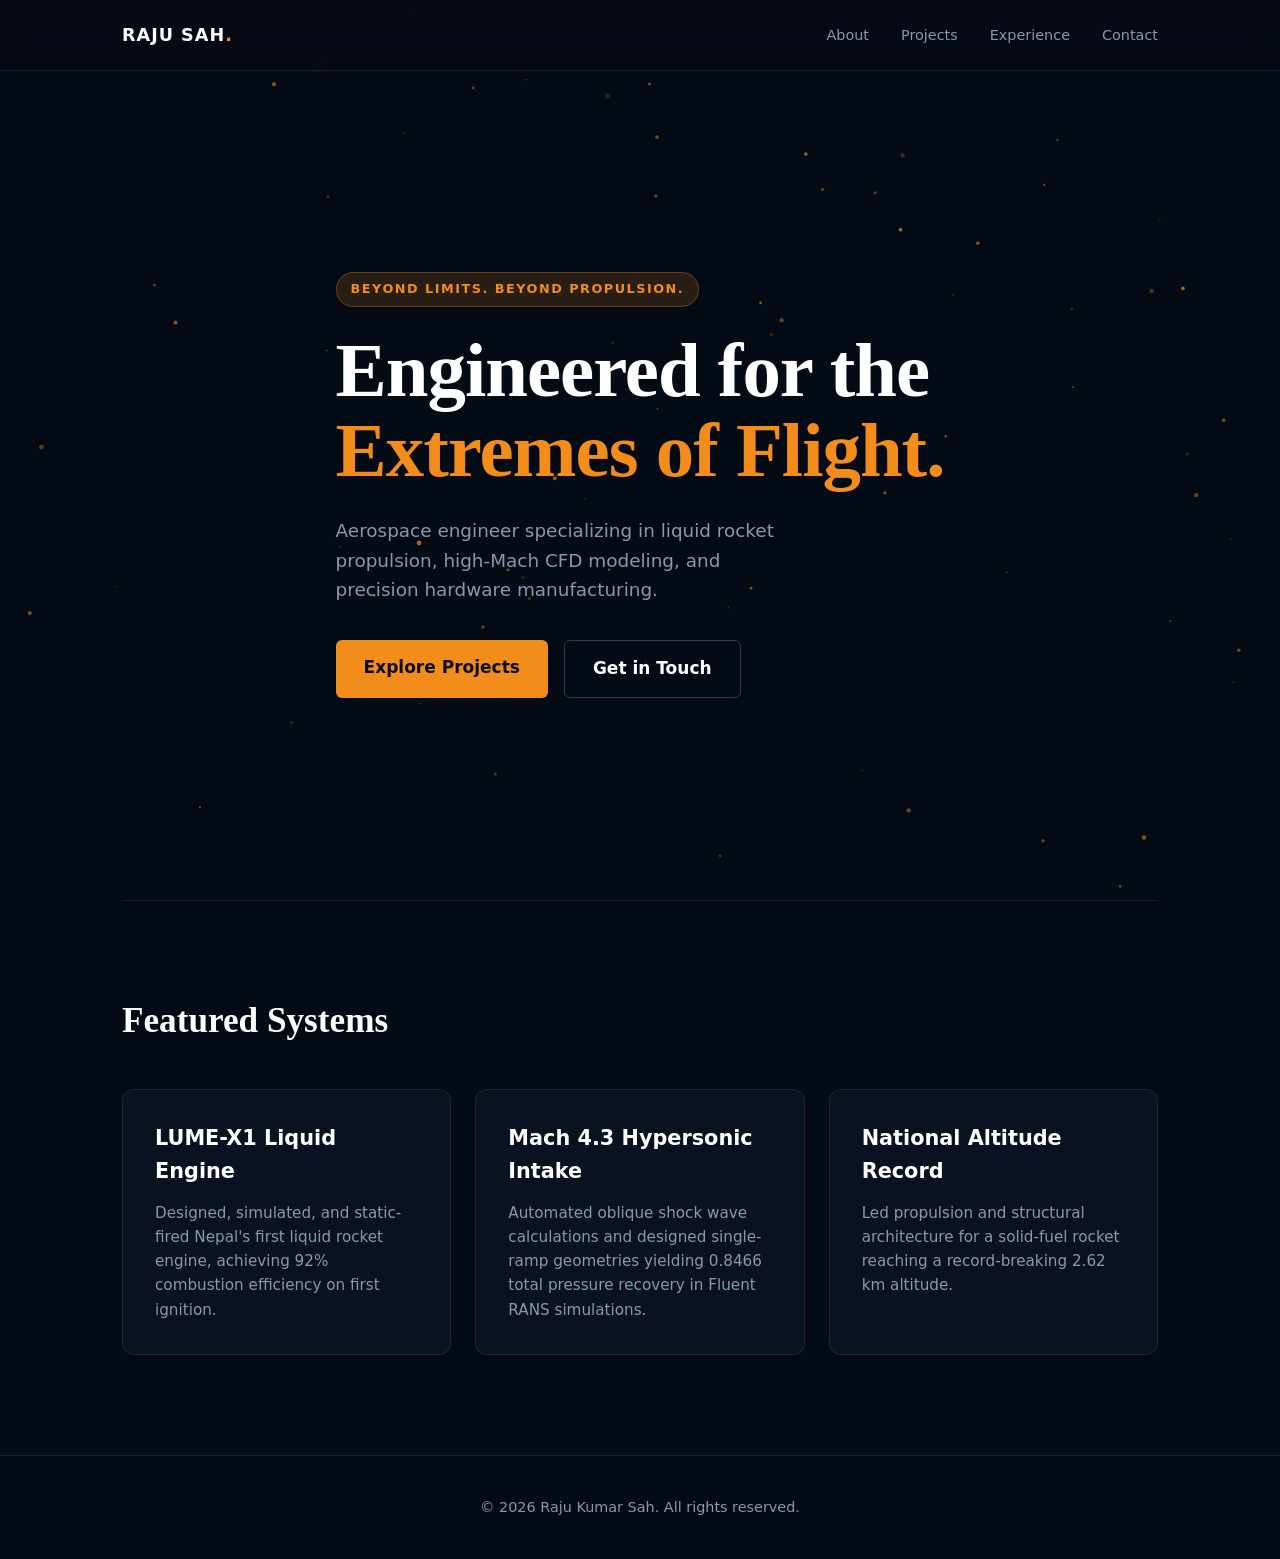
<file: index1.html>
<!DOCTYPE html>
<html lang="en">
<head>
<meta charset="UTF-8">
<meta name="viewport" content="width=device-width, initial-scale=1">
<title>Raju Kumar Sah | Aerospace Engineer</title>
<link rel="icon" type="image/png" href="faviconn.png">
<style>
  :root {
    --bg: #050b14;
    --card-bg: rgba(13, 22, 38, 0.75);
    --text: #e2e8f0;
    --muted: #8899ac;
    --accent: #f28c1b;
    --blue: #1a75bc;
    --border: rgba(255, 255, 255, 0.08);
  }
  *{box-sizing:border-box}
  html{scroll-behavior:smooth}
  body{margin:0;background:var(--bg);color:var(--text);font:17px/1.6 system-ui,-apple-system,sans-serif;overflow-x:hidden;}
  
  /* Cinematic Motion Canvas Background */
  #motion-canvas {
    position: fixed;
    top: 0;
    left: 0;
    width: 100vw;
    height: 100vh;
    z-index: -1;
    pointer-events: none;
  }

  .wrap{max-width:1100px;margin:0 auto;padding:0 32px}

  /* Navigation */
  nav{position:fixed;top:0;left:0;right:0;z-index:100;background:rgba(5,11,20,0.8);backdrop-filter:blur(12px);border-bottom:1px solid var(--border)}
  nav .wrap{display:flex;align-items:center;justify-content:space-between;height:70px}
  .logo{font-weight:800;letter-spacing:1px;color:#fff;font-size:1.1rem;text-decoration:none}
  .logo span{color:var(--accent)}
  .navlinks{display:flex;gap:32px;list-style:none;margin:0;padding:0}
  .navlinks a{color:var(--muted);text-decoration:none;font-size:.9rem;font-weight:500;transition:color 0.2s}
  .navlinks a:hover{color:#fff}

  /* Hero Section with Cinematic Motion */
  .hero{min-height:100vh;display:flex;align-items:center;position:relative;padding-top:70px}
  .hero-content{max-width:700px;z-index:2}
  .badge{display:inline-block;padding:6px 14px;background:rgba(242,140,27,0.15);color:var(--accent);border:1px solid rgba(242,140,27,0.3);border-radius:20px;font-size:0.8rem;font-weight:700;text-transform:uppercase;letter-spacing:1.5px;margin-bottom:24px;}
  .hero h1{font:800 clamp(2.8rem, 6vw, 5rem)/1.05 Georgia, serif;margin:0 0 24px;color:#fff;letter-spacing:-1px}
  .hero h1 span{color:var(--accent);display:block}
  .hero p{color:var(--muted);font-size:1.15rem;margin:0 0 36px;max-width:38ch}
  
  .btn-group{display:flex;gap:16px}
  .btn{padding:14px 28px;border-radius:6px;font-weight:600;text-decoration:none;transition:all 0.2s}
  .btn.primary{background:var(--accent);color:#0a0e17}
  .btn.primary:hover{background:#ff9f33;transform:translateY(-2px)}
  .btn.outline{border:1px solid rgba(255,255,255,0.2);color:#fff}
  .btn.outline:hover{border-color:#fff;background:rgba(255,255,255,0.05)}

  /* Content Sections */
  section{padding:100px 0;border-top:1px solid var(--border)}
  h2{font:700 2.2rem Georgia,serif;margin:0 0 48px;color:#fff}
  
  .grid{display:grid;grid-template-columns:repeat(auto-fit,minmax(320px,1fr));gap:24px}
  .card{background:var(--card-bg);border:1px solid var(--border);border-radius:12px;padding:32px;backdrop-filter:blur(8px);transition:transform 0.3s, border-color 0.3s}
  .card:hover{transform:translateY(-4px);border-color:rgba(242,140,27,0.4)}
  .card h3{margin:0 0 12px;color:#fff;font-size:1.3rem}
  .card p{color:var(--muted);margin:0;font-size:0.95rem}

  footer{padding:40px 0;text-align:center;color:var(--muted);font-size:0.9rem;border-top:1px solid var(--border)}

  @media(max-width:768px){
    .navlinks{display:none}
  }
</style>
</head>
<body>

  <!-- Background Dynamic Particle/Motion Simulation Canvas -->
  <canvas id="motion-canvas"></canvas>

  <nav>
    <div class="wrap">
      <a href="#" class="logo">RAJU SAH<span>.</span></a>
      <ul class="navlinks">
        <li><a href="#about">About</a></li>
        <li><a href="#projects">Projects</a></li>
        <li><a href="#experience">Experience</a></li>
        <li><a href="#contact">Contact</a></li>
      </ul>
    </div>
  </nav>

  <header class="hero">
    <div class="wrap">
      <div class="hero-content">
        <div class="badge">Beyond Limits. Beyond Propulsion.</div>
        <h1>Engineered for the <span>Extremes of Flight.</span></h1>
        <p>Aerospace engineer specializing in liquid rocket propulsion, high-Mach CFD modeling, and precision hardware manufacturing.</p>
        <div class="btn-group">
          <a href="#projects" class="btn primary">Explore Projects</a>
          <a href="#contact" class="btn outline">Get in Touch</a>
        </div>
      </div>
    </div>
  </header>

  <main class="wrap">
    <section id="projects">
      <h2>Featured Systems</h2>
      <div class="grid">
        <div class="card">
          <h3>LUME-X1 Liquid Engine</h3>
          <p>Designed, simulated, and static-fired Nepal's first liquid rocket engine, achieving 92% combustion efficiency on first ignition.</p>
        </div>
        <div class="card">
          <h3>Mach 4.3 Hypersonic Intake</h3>
          <p>Automated oblique shock wave calculations and designed single-ramp geometries yielding 0.8466 total pressure recovery in Fluent RANS simulations.</p>
        </div>
        <div class="card">
          <h3>National Altitude Record</h3>
          <p>Led propulsion and structural architecture for a solid-fuel rocket reaching a record-breaking 2.62 km altitude.</p>
        </div>
      </div>
    </section>
  </main>

  <footer>
    <div class="wrap">&copy; 2026 Raju Kumar Sah. All rights reserved.</div>
  </footer>

  <script>
    /* Cinematic Motion Canvas: Interactive drifting particle & thrust field effect */
    const canvas = document.getElementById('motion-canvas');
    const ctx = canvas.getContext('2d');

    let width, height;
    let particles = [];

    function resize() {
      width = canvas.width = window.innerWidth;
      height = canvas.height = window.innerHeight;
    }
    window.addEventListener('resize', resize);
    resize();

    class Particle {
      constructor() {
        this.reset();
      }
      reset() {
        this.x = Math.random() * width;
        this.y = Math.random() * height;
        this.size = Math.random() * 2 + 0.5;
        this.speedX = (Math.random() - 0.5) * 0.4;
        this.speedY = -Math.random() * 1.2 - 0.2; // Upward drift motion
        this.opacity = Math.random() * 0.5 + 0.2;
      }
      update() {
        this.x += this.speedX;
        this.y += this.speedY;
        if (this.y < 0) {
          this.y = height + 10;
          this.x = Math.random() * width;
        }
      }
      draw() {
        ctx.fillStyle = `rgba(242, 140, 27, ${this.opacity})`;
        ctx.beginPath();
        ctx.arc(this.x, this.y, this.size, 0, Math.PI * 2);
        ctx.fill();
      }
    }

    for (let i = 0; i < 80; i++) {
      particles.push(new Particle());
    }

    function animate() {
      ctx.clearRect(0, 0, width, height);
      particles.forEach(p => {
        p.update();
        p.draw();
      });
      requestAnimationFrame(animate);
    }
    animate();
  </script>
</body>
</html>
</file>
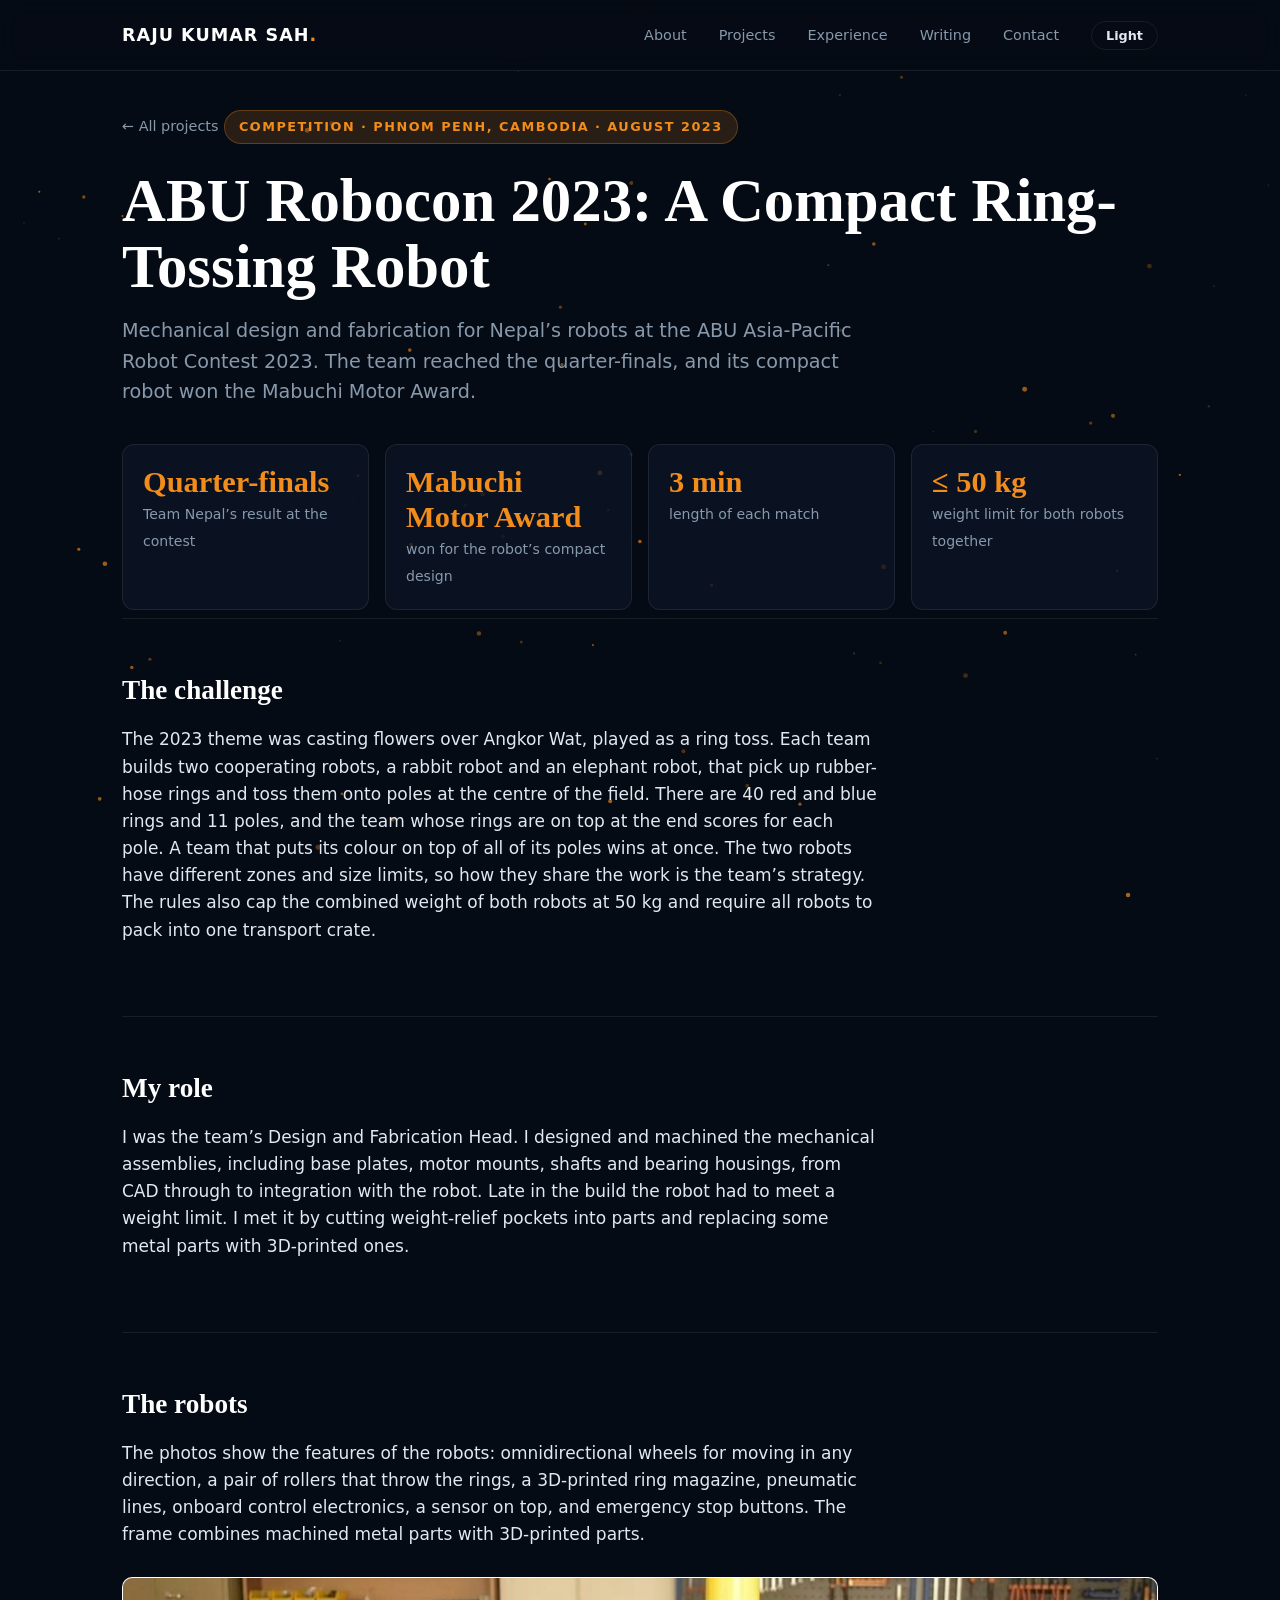
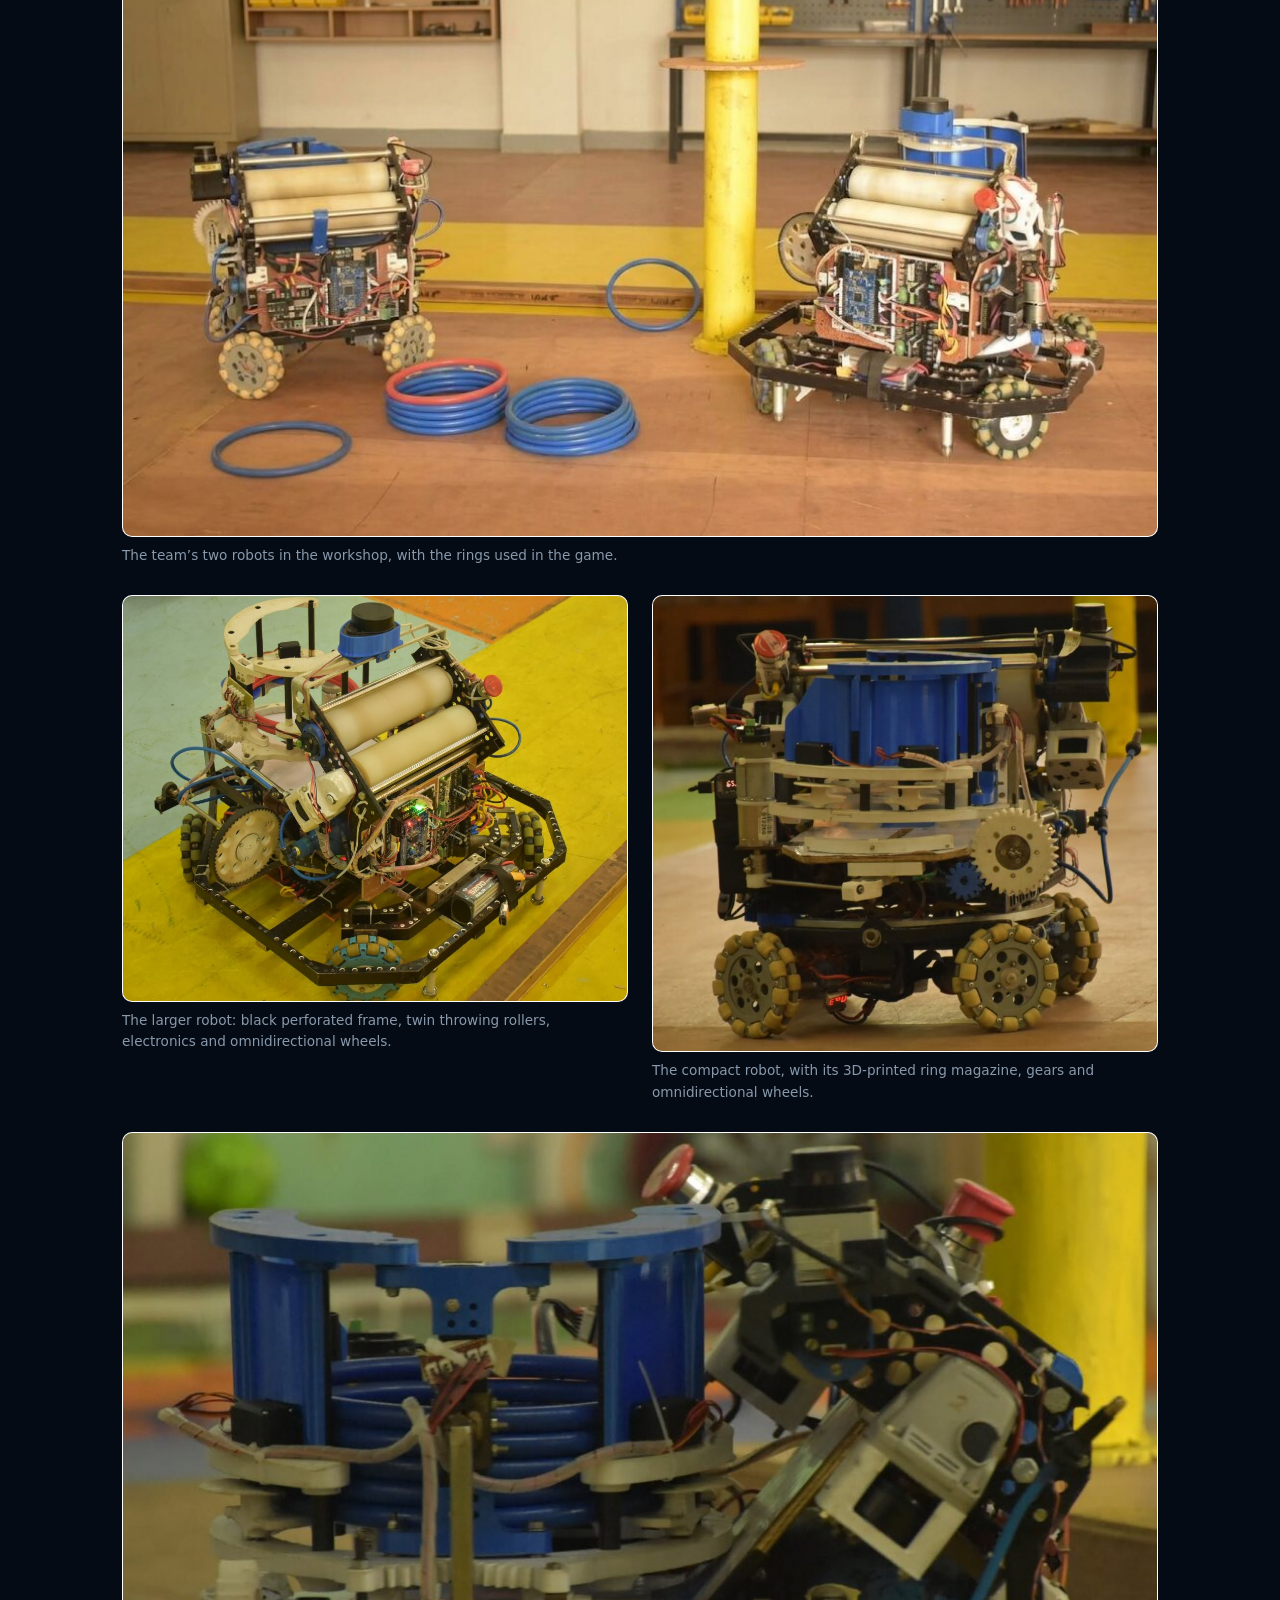
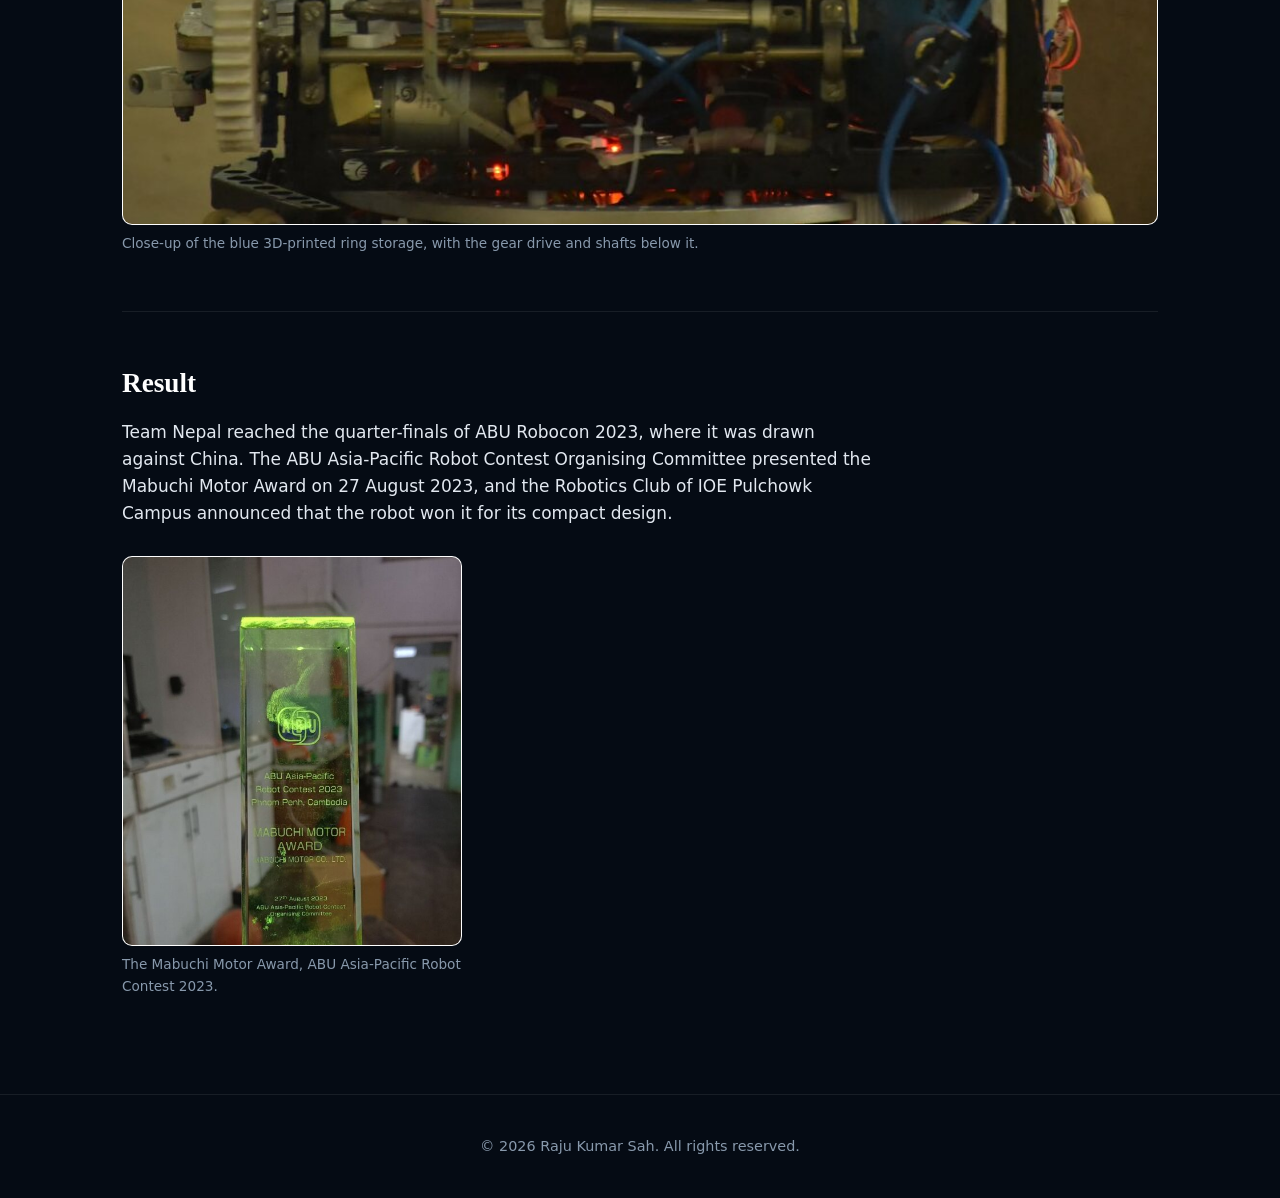
<file: robocon-2023.html>
<!DOCTYPE html>
<html lang="en" data-theme="dark">
<head>
<meta charset="UTF-8">
<meta name="viewport" content="width=device-width, initial-scale=1">
<title>ABU Robocon 2023: Compact Robot | Raju Kumar Sah</title>
<meta name="description" content="Mechanical design and fabrication of the Nepal team's compact ring-tossing robot at ABU Robocon 2023 in Phnom Penh, which won the Mabuchi Motor Award.">
<link rel="icon" type="image/png" href="/faviconn.png">
<link rel="stylesheet" href="/css/style.css">
</head>
<body>
  <canvas id="motion-canvas"></canvas>

  <nav>
    <div class="wrap">
      <a href="/" class="logo">RAJU KUMAR SAH<span>.</span></a>
      <div class="nav-right">
        <ul class="navlinks">
          <li><a href="/#about">About</a></li>
          <li><a href="/#projects">Projects</a></li>
          <li><a href="/#experience">Experience</a></li>
          <li><a href="/#writing">Writing</a></li>
          <li><a href="/#contact">Contact</a></li>
        </ul>
        <button class="theme-btn" id="theme-btn" type="button" aria-label="Switch to light mode">Light</button>
      </div>
    </div>
  </nav>

  <main class="wrap page case">
    <a class="crumb" href="/#projects">← All projects</a>
    <div class="badge">Competition · Phnom Penh, Cambodia · August 2023</div>
    <h1>ABU Robocon 2023: A Compact Ring-Tossing Robot</h1>
    <p class="lede">Mechanical design and fabrication for Nepal’s robots at the ABU Asia-Pacific Robot Contest 2023. The team reached the quarter-finals, and its compact robot won the Mabuchi Motor Award.</p>

    <div class="stats">
      <div class="stat"><b>Quarter-finals</b><span>Team Nepal’s result at the contest</span></div>
      <div class="stat"><b>Mabuchi Motor Award</b><span>won for the robot’s compact design</span></div>
      <div class="stat"><b>3 min</b><span>length of each match</span></div>
      <div class="stat"><b>≤ 50 kg</b><span>weight limit for both robots together</span></div>
    </div>

    <section>
      <h2>The challenge</h2>
      <div class="prose">
        <p>The 2023 theme was casting flowers over Angkor Wat, played as a ring toss. Each team builds two cooperating robots, a rabbit robot and an elephant robot, that pick up rubber-hose rings and toss them onto poles at the centre of the field. There are 40 red and blue rings and 11 poles, and the team whose rings are on top at the end scores for each pole. A team that puts its colour on top of all of its poles wins at once. The two robots have different zones and size limits, so how they share the work is the team’s strategy. The rules also cap the combined weight of both robots at 50 kg and require all robots to pack into one transport crate.</p>
      </div>
    </section>

    <section>
      <h2>My role</h2>
      <div class="prose">
        <p>I was the team’s Design and Fabrication Head. I designed and machined the mechanical assemblies, including base plates, motor mounts, shafts and bearing housings, from CAD through to integration with the robot. Late in the build the robot had to meet a weight limit. I met it by cutting weight-relief pockets into parts and replacing some metal parts with 3D-printed ones.</p>
      </div>
    </section>

    <section>
      <h2>The robots</h2>
      <div class="prose">
        <p>The photos show the features of the robots: omnidirectional wheels for moving in any direction, a pair of rollers that throw the rings, a 3D-printed ring magazine, pneumatic lines, onboard control electronics, a sensor on top, and emergency stop buttons. The frame combines machined metal parts with 3D-printed parts.</p>
      </div>
      <figure>
        <img src="/assets/robocon/two-robots.jpg" alt="The two team robots side by side in the workshop with rubber rings on the floor" loading="lazy">
        <figcaption>The team’s two robots in the workshop, with the rings used in the game.</figcaption>
      </figure>
      <div class="figrow">
        <figure>
          <img src="/assets/robocon/robot-large.jpg" alt="The larger robot seen from above, with its black perforated frame, twin throwing rollers, electronics and omnidirectional wheels" loading="lazy">
          <figcaption>The larger robot: black perforated frame, twin throwing rollers, electronics and omnidirectional wheels.</figcaption>
        </figure>
        <figure>
          <img src="/assets/robocon/robot-compact.jpg" alt="The compact robot from the side, showing its omnidirectional wheels, gears, 3D-printed blue ring magazine and sensors" loading="lazy">
          <figcaption>The compact robot, with its 3D-printed ring magazine, gears and omnidirectional wheels.</figcaption>
        </figure>
      </div>
      <figure>
        <img src="/assets/robocon/ring-magazine.jpg" alt="Close-up of the blue 3D-printed ring storage with the drive gears and shafts below it" loading="lazy">
        <figcaption>Close-up of the blue 3D-printed ring storage, with the gear drive and shafts below it.</figcaption>
      </figure>
    </section>

    <section>
      <h2>Result</h2>
      <div class="prose">
        <p>Team Nepal reached the quarter-finals of ABU Robocon 2023, where it was drawn against China. The ABU Asia-Pacific Robot Contest Organising Committee presented the Mabuchi Motor Award on 27 August 2023, and the Robotics Club of IOE Pulchowk Campus announced that the robot won it for its compact design.</p>
      </div>
      <figure style="max-width:340px">
        <img src="/assets/robocon/trophy.jpg" alt="The Mabuchi Motor Award trophy from the ABU Asia-Pacific Robot Contest 2023 in Phnom Penh" loading="lazy">
        <figcaption>The Mabuchi Motor Award, ABU Asia-Pacific Robot Contest 2023.</figcaption>
      </figure>
    </section>
  </main>

  <footer>
    <div class="wrap">&copy; 2026 Raju Kumar Sah. All rights reserved.</div>
  </footer>

  <script src="/js/site.js"></script>
</body>
</html>
</file>
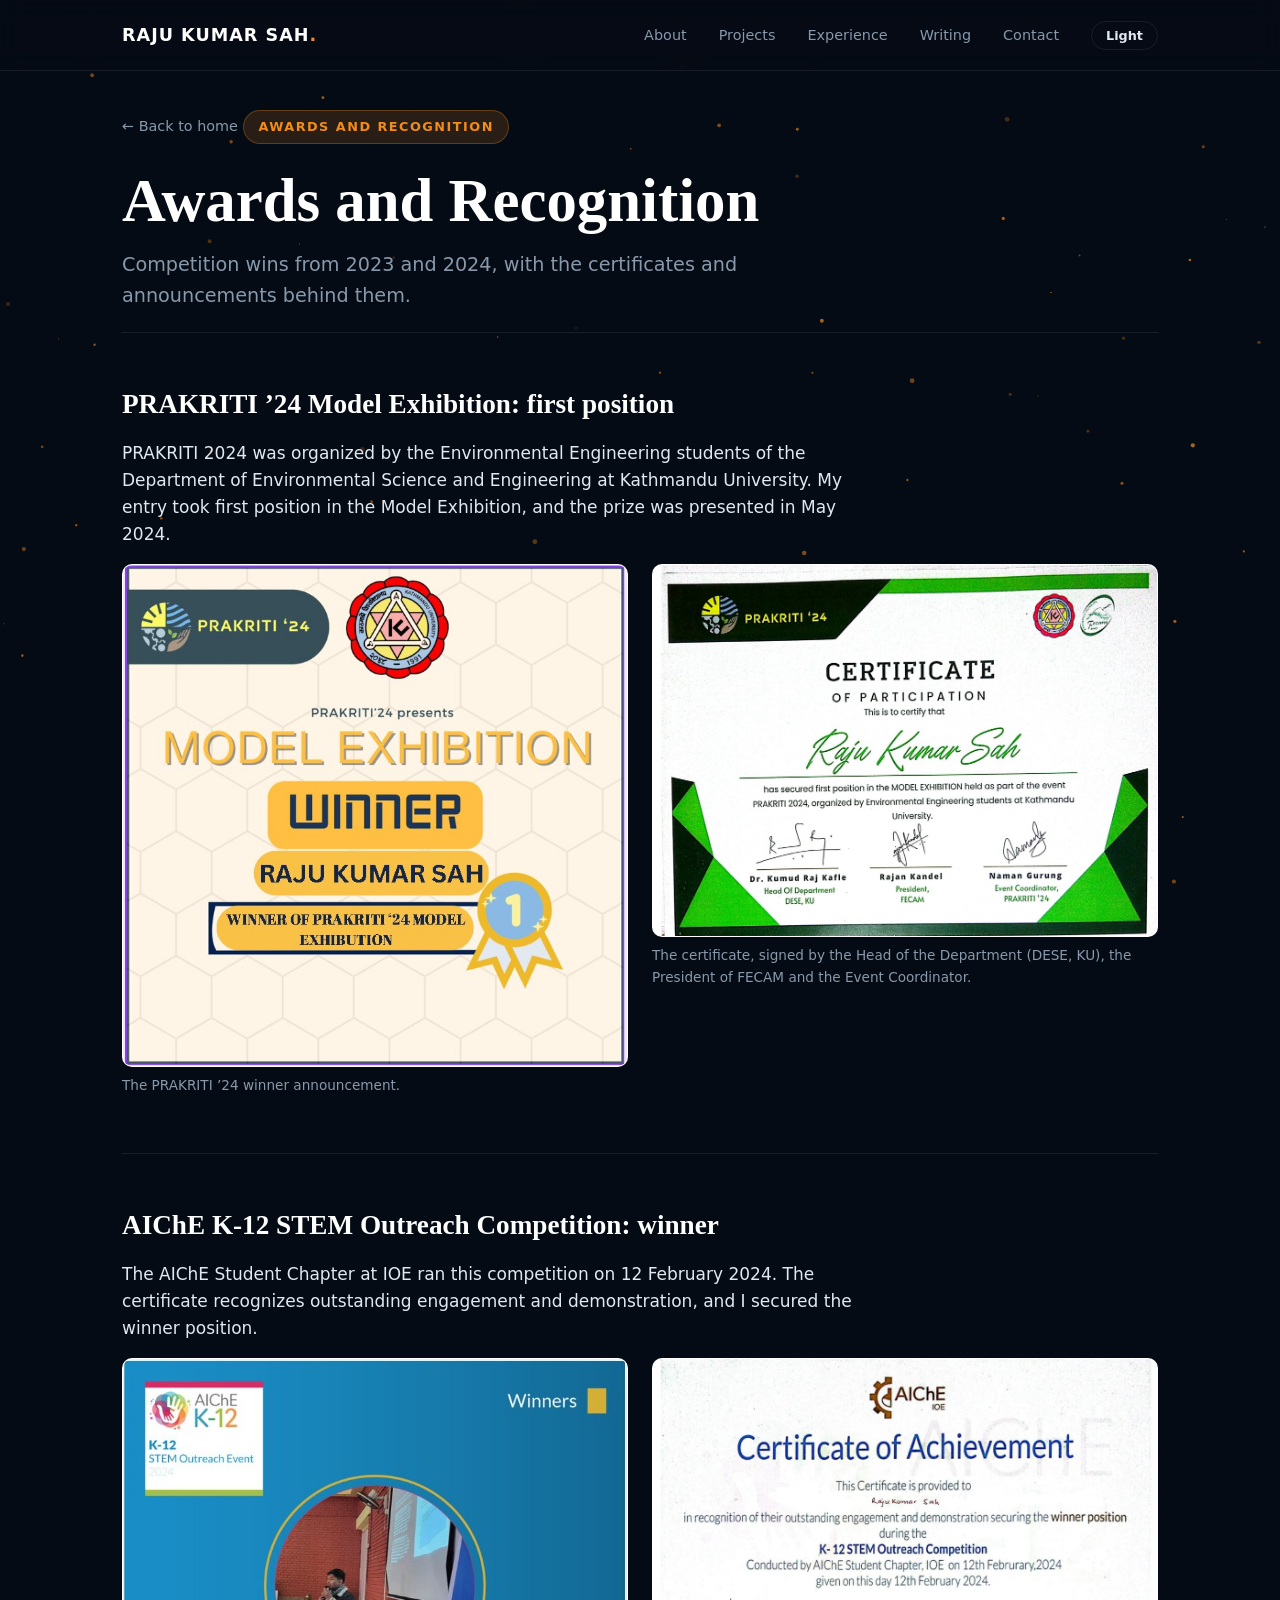
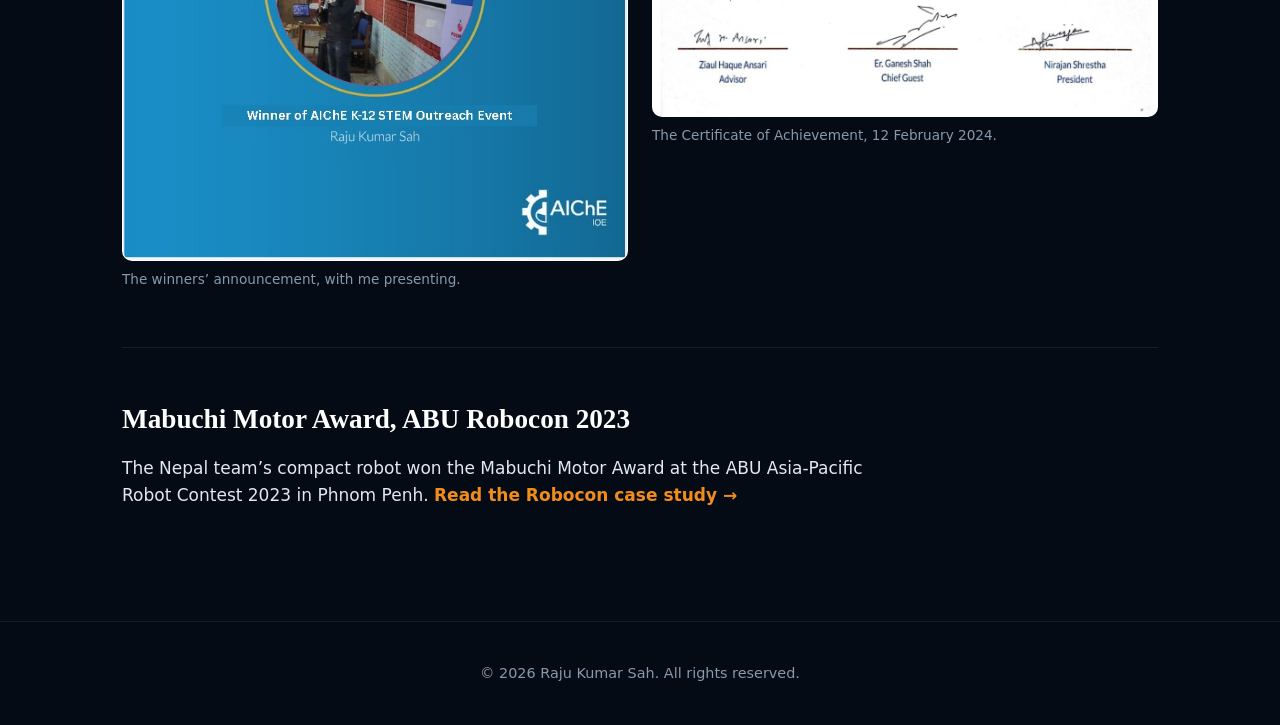
<file: work/awards.html>
<!DOCTYPE html>
<html lang="en" data-theme="dark">
<head>
<meta charset="UTF-8">
<meta name="viewport" content="width=device-width, initial-scale=1">
<title>Awards and Recognition | Raju Kumar Sah</title>
<meta name="description" content="Awards won by Raju Kumar Sah: PRAKRITI '24 Model Exhibition winner, AIChE K-12 STEM Outreach Competition winner, and the Mabuchi Motor Award at ABU Robocon 2023.">
<link rel="icon" type="image/png" href="/faviconn.png">
<link rel="stylesheet" href="/css/style.css">
<style>
  .award-grid{display:grid;grid-template-columns:repeat(auto-fit,minmax(280px,1fr));gap:24px;margin-top:8px}
  .award-grid figure{margin:0}
</style>
</head>
<body>
  <canvas id="motion-canvas"></canvas>

  <nav>
    <div class="wrap">
      <a href="/" class="logo">RAJU KUMAR SAH<span>.</span></a>
      <div class="nav-right">
        <ul class="navlinks">
          <li><a href="/#about">About</a></li>
          <li><a href="/#projects">Projects</a></li>
          <li><a href="/#experience">Experience</a></li>
          <li><a href="/#writing">Writing</a></li>
          <li><a href="/#contact">Contact</a></li>
        </ul>
        <button class="theme-btn" id="theme-btn" type="button" aria-label="Switch to light mode">Light</button>
      </div>
    </div>
  </nav>

  <main class="wrap page case">
    <a class="crumb" href="/#projects">← Back to home</a>
    <div class="badge">Awards and recognition</div>
    <h1>Awards and Recognition</h1>
    <p class="lede">Competition wins from 2023 and 2024, with the certificates and announcements behind them.</p>

    <section>
      <h2>PRAKRITI ’24 Model Exhibition: first position</h2>
      <div class="prose">
        <p>PRAKRITI 2024 was organized by the Environmental Engineering students of the Department of Environmental Science and Engineering at Kathmandu University. My entry took first position in the Model Exhibition, and the prize was presented in May 2024.</p>
      </div>
      <div class="award-grid">
        <figure>
          <img src="/assets/awards/prakriti-winner.jpg" alt="PRAKRITI 24 Model Exhibition winner announcement naming Raju Kumar Sah" loading="lazy">
          <figcaption>The PRAKRITI ’24 winner announcement.</figcaption>
        </figure>
        <figure>
          <img src="/assets/awards/prakriti-certificate.jpg" alt="PRAKRITI 24 certificate stating that Raju Kumar Sah secured first position in the Model Exhibition" loading="lazy">
          <figcaption>The certificate, signed by the Head of the Department (DESE, KU), the President of FECAM and the Event Coordinator.</figcaption>
        </figure>
      </div>
    </section>

    <section>
      <h2>AIChE K-12 STEM Outreach Competition: winner</h2>
      <div class="prose">
        <p>The AIChE Student Chapter at IOE ran this competition on 12 February 2024. The certificate recognizes outstanding engagement and demonstration, and I secured the winner position.</p>
      </div>
      <div class="award-grid">
        <figure>
          <img src="/assets/awards/aiche-winner.jpg" alt="AIChE K-12 STEM Outreach Event winners announcement with Raju Kumar Sah presenting to an audience" loading="lazy">
          <figcaption>The winners’ announcement, with me presenting.</figcaption>
        </figure>
        <figure>
          <img src="/assets/awards/aiche-certificate.jpg" alt="AIChE IOE Certificate of Achievement for winner position in the K-12 STEM Outreach Competition on 12 February 2024" loading="lazy">
          <figcaption>The Certificate of Achievement, 12 February 2024.</figcaption>
        </figure>
      </div>
    </section>

    <section>
      <h2>Mabuchi Motor Award, ABU Robocon 2023</h2>
      <div class="prose">
        <p>The Nepal team’s compact robot won the Mabuchi Motor Award at the ABU Asia-Pacific Robot Contest 2023 in Phnom Penh. <a class="more" href="/work/robocon-2023.html">Read the Robocon case study →</a></p>
      </div>
    </section>
  </main>

  <footer>
    <div class="wrap">&copy; 2026 Raju Kumar Sah. All rights reserved.</div>
  </footer>

  <script src="/js/site.js"></script>
</body>
</html>
</file>
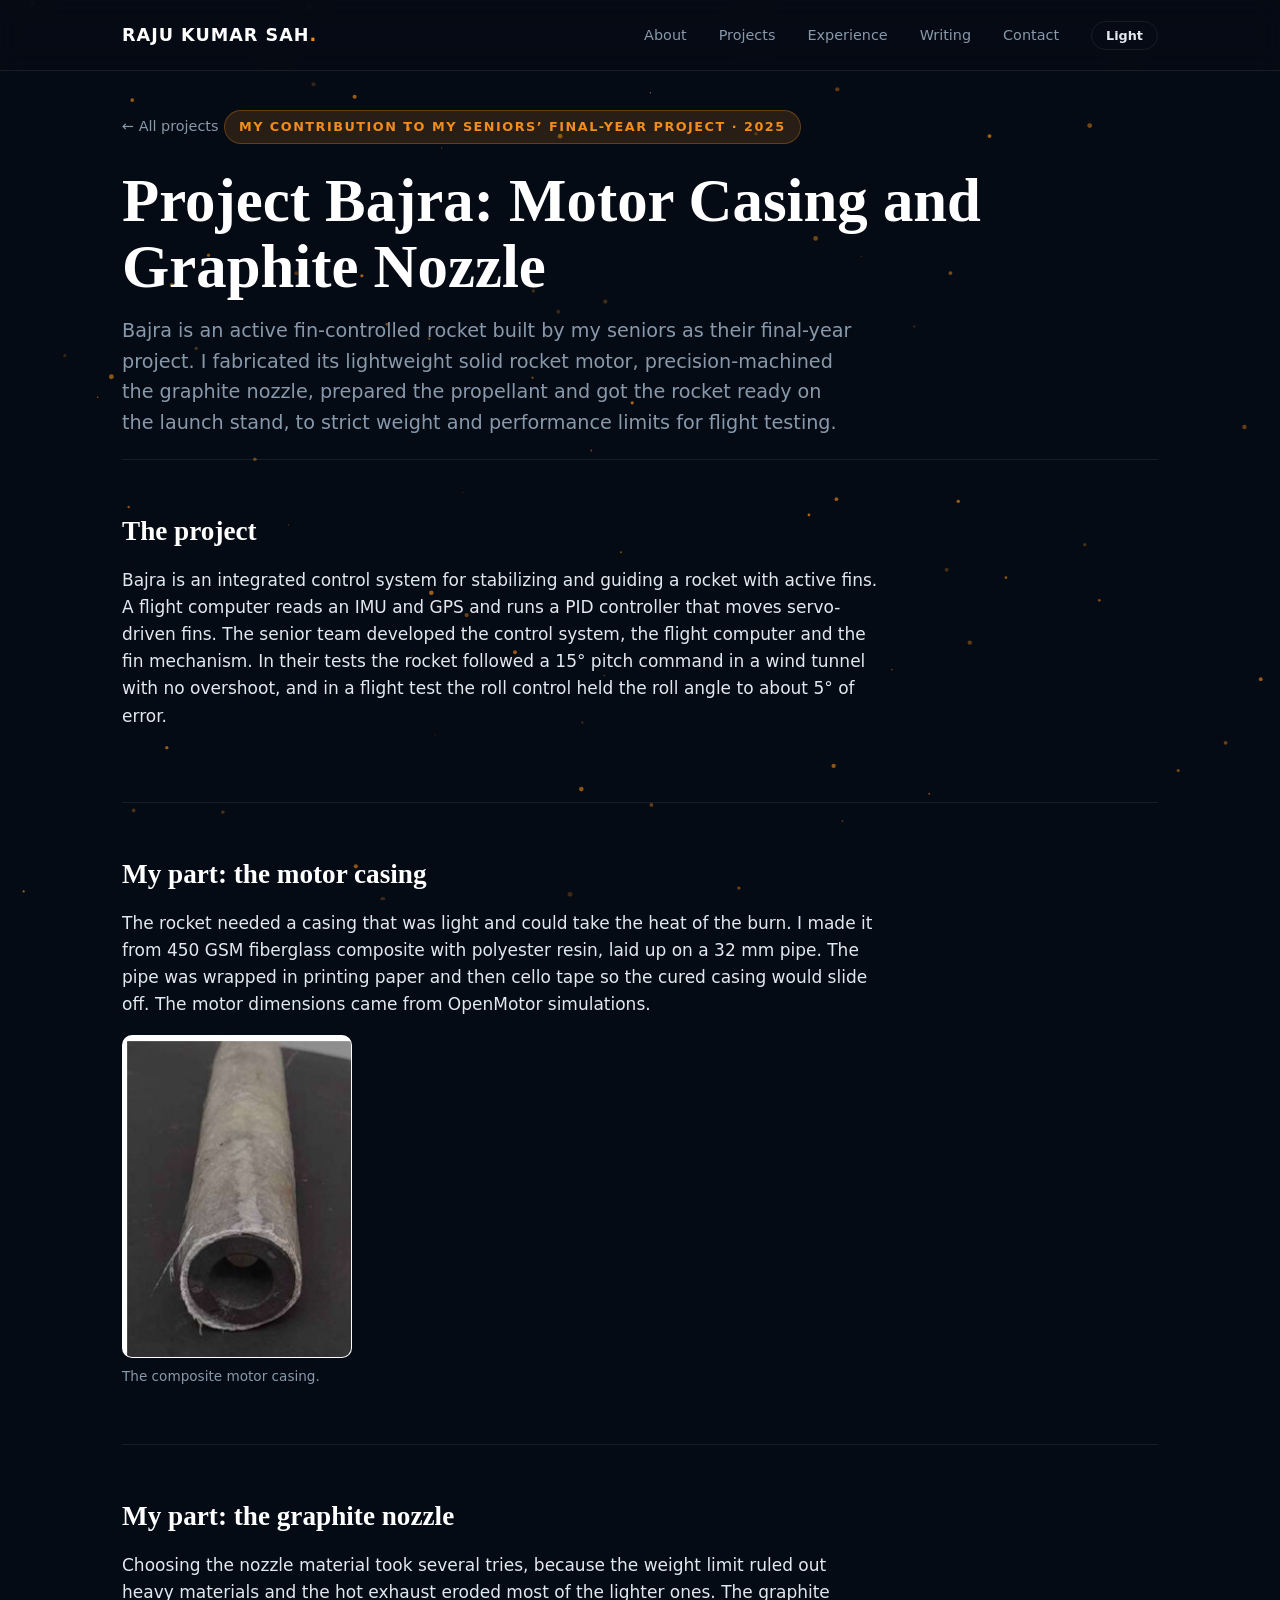
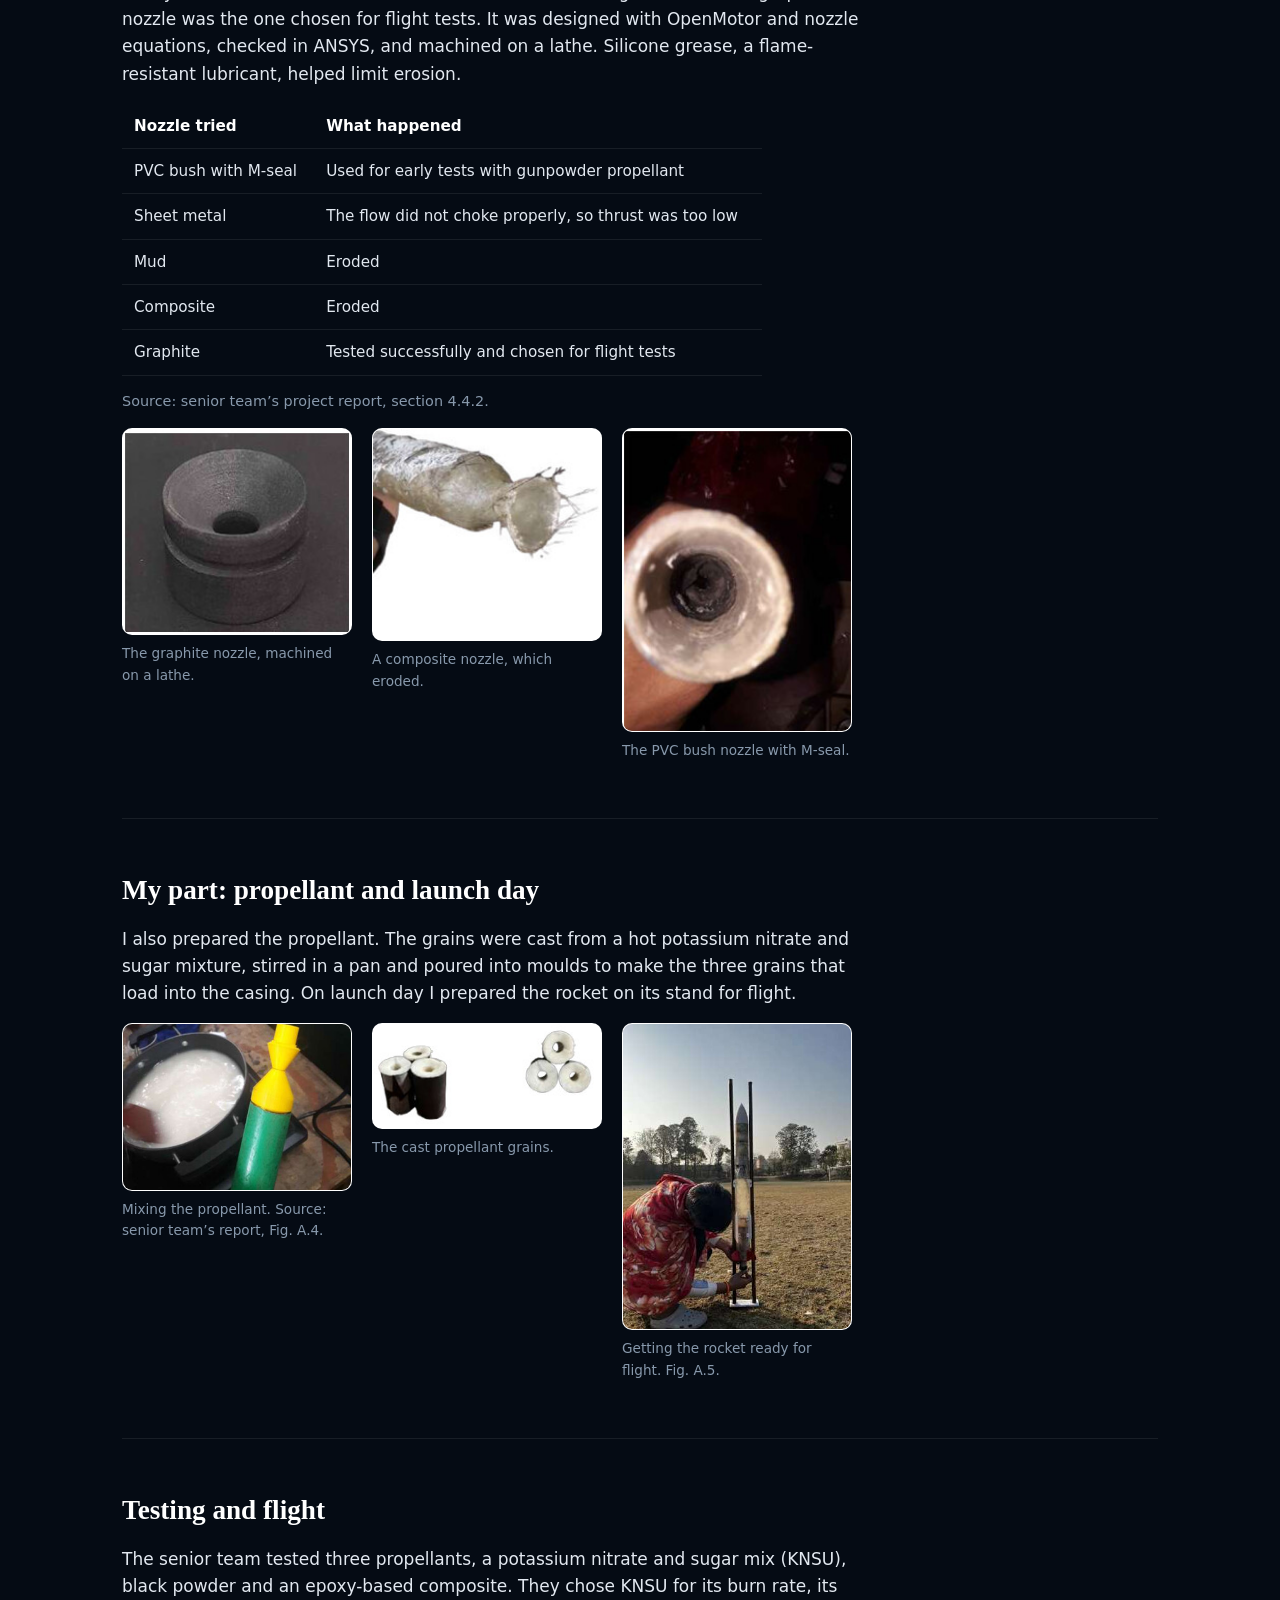
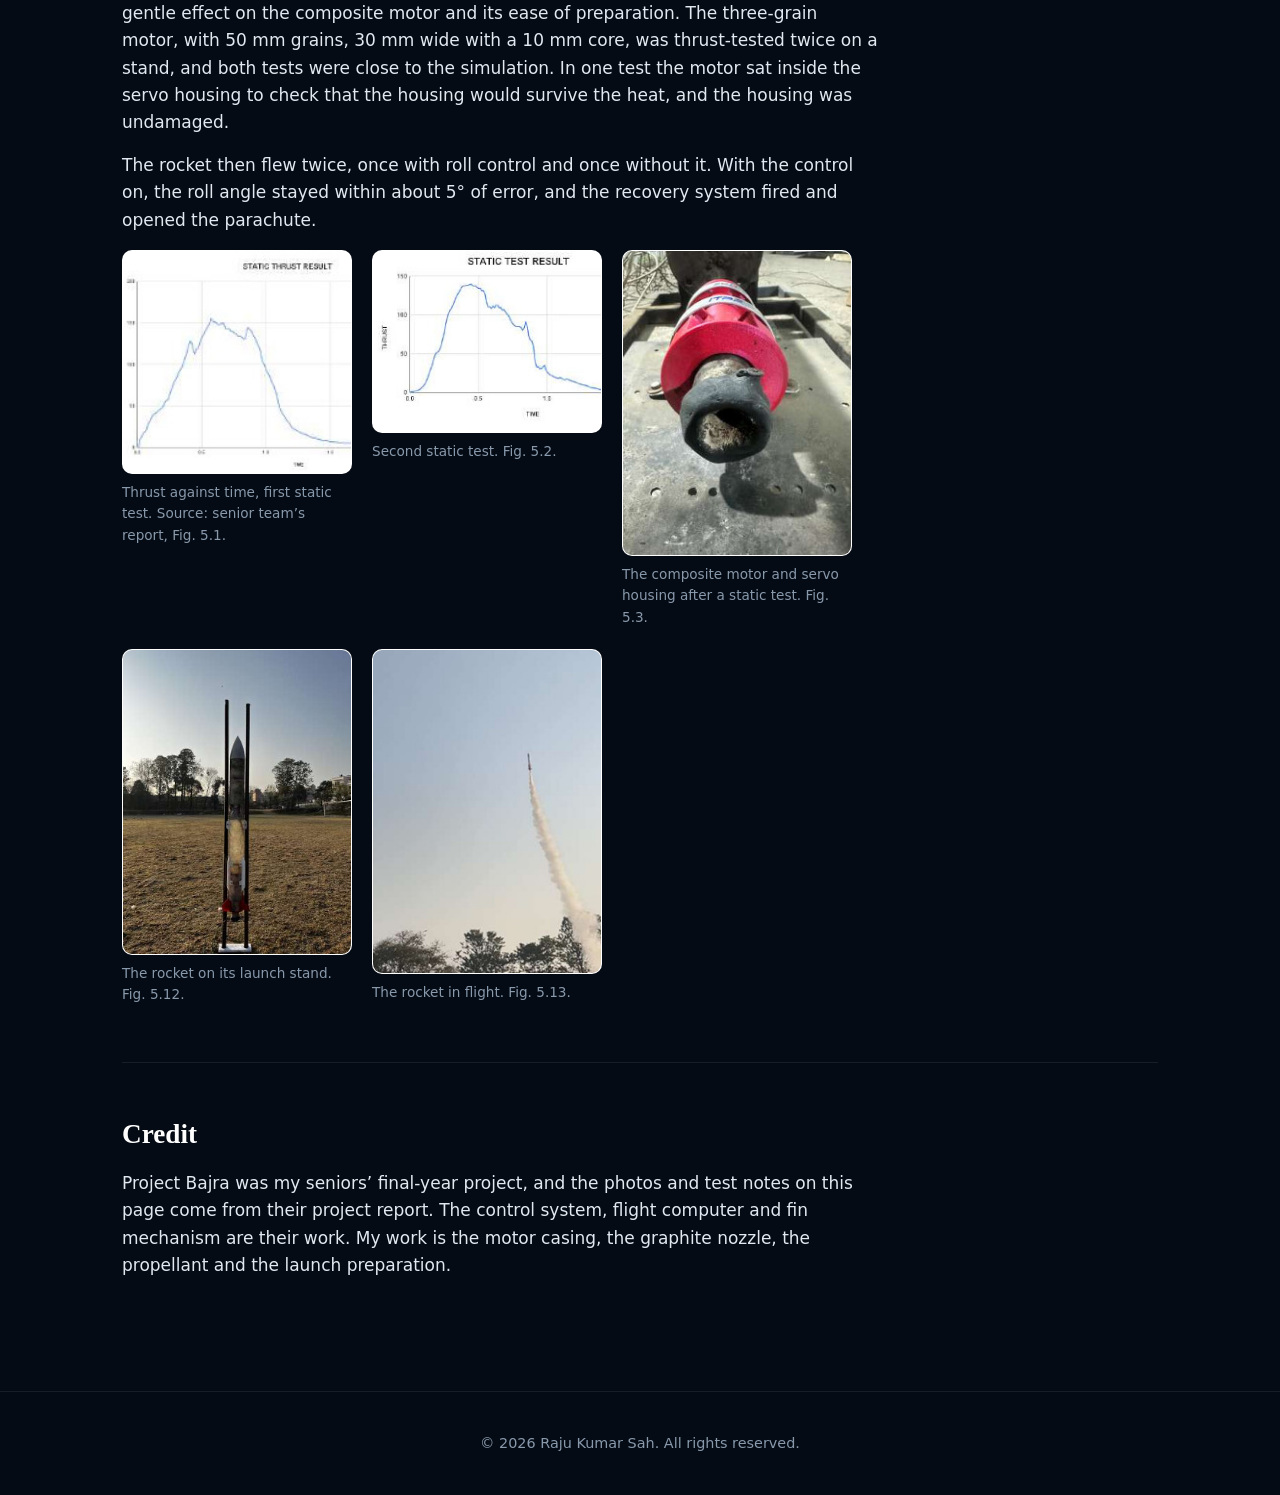
<file: work/bajra.html>
<!DOCTYPE html>
<html lang="en" data-theme="dark">
<head>
<meta charset="UTF-8">
<meta name="viewport" content="width=device-width, initial-scale=1">
<title>Project Bajra: Motor Casing and Graphite Nozzle | Raju Kumar Sah</title>
<meta name="description" content="My contribution to Project Bajra, my seniors' active-fin controlled rocket: a lightweight glass-fiber solid rocket motor casing and a precision-machined graphite nozzle.">
<link rel="icon" type="image/png" href="/faviconn.png">
<link rel="stylesheet" href="/css/style.css">
<style>
  .small-figs{display:grid;grid-template-columns:repeat(auto-fit,minmax(170px,230px));gap:20px;margin-top:8px}
  .small-figs figure{margin:0}
</style>
</head>
<body>
  <canvas id="motion-canvas"></canvas>

  <nav>
    <div class="wrap">
      <a href="/" class="logo">RAJU KUMAR SAH<span>.</span></a>
      <div class="nav-right">
        <ul class="navlinks">
          <li><a href="/#about">About</a></li>
          <li><a href="/#projects">Projects</a></li>
          <li><a href="/#experience">Experience</a></li>
          <li><a href="/#writing">Writing</a></li>
          <li><a href="/#contact">Contact</a></li>
        </ul>
        <button class="theme-btn" id="theme-btn" type="button" aria-label="Switch to light mode">Light</button>
      </div>
    </div>
  </nav>

  <main class="wrap page case">
    <a class="crumb" href="/#projects">← All projects</a>
    <div class="badge">My contribution to my seniors’ final-year project · 2025</div>
    <h1>Project Bajra: Motor Casing and Graphite Nozzle</h1>
    <p class="lede">Bajra is an active fin-controlled rocket built by my seniors as their final-year project. I fabricated its lightweight solid rocket motor, precision-machined the graphite nozzle, prepared the propellant and got the rocket ready on the launch stand, to strict weight and performance limits for flight testing.</p>

    <section>
      <h2>The project</h2>
      <div class="prose">
        <p>Bajra is an integrated control system for stabilizing and guiding a rocket with active fins. A flight computer reads an IMU and GPS and runs a PID controller that moves servo-driven fins. The senior team developed the control system, the flight computer and the fin mechanism. In their tests the rocket followed a 15° pitch command in a wind tunnel with no overshoot, and in a flight test the roll control held the roll angle to about 5° of error.</p>
      </div>
    </section>

    <section>
      <h2>My part: the motor casing</h2>
      <div class="prose">
        <p>The rocket needed a casing that was light and could take the heat of the burn. I made it from 450 GSM fiberglass composite with polyester resin, laid up on a 32 mm pipe. The pipe was wrapped in printing paper and then cello tape so the cured casing would slide off. The motor dimensions came from OpenMotor simulations.</p>
      </div>
      <div class="small-figs">
        <figure>
          <img src="/assets/bajra/casing.jpg" alt="The finished glass-fiber composite motor casing, a long grey tube with a hollow core" loading="lazy">
          <figcaption>The composite motor casing.</figcaption>
        </figure>
      </div>
    </section>

    <section>
      <h2>My part: the graphite nozzle</h2>
      <div class="prose">
        <p>Choosing the nozzle material took several tries, because the weight limit ruled out heavy materials and the hot exhaust eroded most of the lighter ones. The graphite nozzle was the one chosen for flight tests. It was designed with OpenMotor and nozzle equations, checked in ANSYS, and machined on a lathe. Silicone grease, a flame-resistant lubricant, helped limit erosion.</p>
      </div>
      <table class="data">
        <thead><tr><th>Nozzle tried</th><th>What happened</th></tr></thead>
        <tbody>
          <tr><td>PVC bush with M-seal</td><td>Used for early tests with gunpowder propellant</td></tr>
          <tr><td>Sheet metal</td><td>The flow did not choke properly, so thrust was too low</td></tr>
          <tr><td>Mud</td><td>Eroded</td></tr>
          <tr><td>Composite</td><td>Eroded</td></tr>
          <tr><td>Graphite</td><td>Tested successfully and chosen for flight tests</td></tr>
        </tbody>
      </table>
      <p class="note">Source: senior team’s project report, section 4.4.2.</p>
      <div class="small-figs">
        <figure>
          <img src="/assets/bajra/graphite-nozzle.jpg" alt="The machined graphite nozzle, a dark cylinder with a conical entry and a groove" loading="lazy">
          <figcaption>The graphite nozzle, machined on a lathe.</figcaption>
        </figure>
        <figure>
          <img src="/assets/bajra/composite-nozzle.jpg" alt="A composite nozzle with a frayed, eroded end" loading="lazy">
          <figcaption>A composite nozzle, which eroded.</figcaption>
        </figure>
        <figure>
          <img src="/assets/bajra/bush-nozzle.jpg" alt="Looking into a PVC bush nozzle made with M-seal" loading="lazy">
          <figcaption>The PVC bush nozzle with M-seal.</figcaption>
        </figure>
      </div>
    </section>

    <section>
      <h2>My part: propellant and launch day</h2>
      <div class="prose">
        <p>I also prepared the propellant. The grains were cast from a hot potassium nitrate and sugar mixture, stirred in a pan and poured into moulds to make the three grains that load into the casing. On launch day I prepared the rocket on its stand for flight.</p>
      </div>
      <div class="small-figs">
        <figure>
          <img src="/assets/bajra/propellant-mixing.jpg" alt="Propellant mixture being stirred in a pan next to a yellow and green mould" loading="lazy">
          <figcaption>Mixing the propellant. Source: senior team’s report, Fig. A.4.</figcaption>
        </figure>
        <figure>
          <img src="/assets/bajra/propellant-grains.jpg" alt="Cast propellant grains, each a short cylinder with a hole through the middle" loading="lazy">
          <figcaption>The cast propellant grains.</figcaption>
        </figure>
        <figure>
          <img src="/assets/bajra/launch-prep.jpg" alt="Me preparing the rocket on its launch stand in an open field" loading="lazy">
          <figcaption>Getting the rocket ready for flight. Fig. A.5.</figcaption>
        </figure>
      </div>
    </section>

    <section>
      <h2>Testing and flight</h2>
      <div class="prose">
        <p>The senior team tested three propellants, a potassium nitrate and sugar mix (KNSU), black powder and an epoxy-based composite. They chose KNSU for its burn rate, its gentle effect on the composite motor and its ease of preparation. The three-grain motor, with 50 mm grains, 30 mm wide with a 10 mm core, was thrust-tested twice on a stand, and both tests were close to the simulation. In one test the motor sat inside the servo housing to check that the housing would survive the heat, and the housing was undamaged.</p>
        <p>The rocket then flew twice, once with roll control and once without it. With the control on, the roll angle stayed within about 5° of error, and the recovery system fired and opened the parachute.</p>
      </div>
      <div class="small-figs">
        <figure>
          <img src="/assets/bajra/thrust-test-1.jpg" alt="Thrust against time for the first static test" loading="lazy">
          <figcaption>Thrust against time, first static test. Source: senior team’s report, Fig. 5.1.</figcaption>
        </figure>
        <figure>
          <img src="/assets/bajra/thrust-test-2.jpg" alt="Thrust against time for the second static test" loading="lazy">
          <figcaption>Second static test. Fig. 5.2.</figcaption>
        </figure>
        <figure>
          <img src="/assets/bajra/motor-after-test.jpg" alt="The composite motor and red servo housing after a static test, the motor end blackened but intact" loading="lazy">
          <figcaption>The composite motor and servo housing after a static test. Fig. 5.3.</figcaption>
        </figure>
      </div>
      <div class="small-figs" style="margin-top:20px">
        <figure>
          <img src="/assets/bajra/flight-stand.jpg" alt="The Bajra rocket on its launch stand in an open field" loading="lazy">
          <figcaption>The rocket on its launch stand. Fig. 5.12.</figcaption>
        </figure>
        <figure>
          <img src="/assets/bajra/in-flight.jpg" alt="The rocket climbing with a smoke trail against a clear sky" loading="lazy">
          <figcaption>The rocket in flight. Fig. 5.13.</figcaption>
        </figure>
      </div>
    </section>

    <section>
      <h2>Credit</h2>
      <div class="prose">
        <p>Project Bajra was my seniors’ final-year project, and the photos and test notes on this page come from their project report. The control system, flight computer and fin mechanism are their work. My work is the motor casing, the graphite nozzle, the propellant and the launch preparation.</p>
      </div>
    </section>
  </main>

  <footer>
    <div class="wrap">&copy; 2026 Raju Kumar Sah. All rights reserved.</div>
  </footer>

  <script src="/js/site.js"></script>
</body>
</html>
</file>
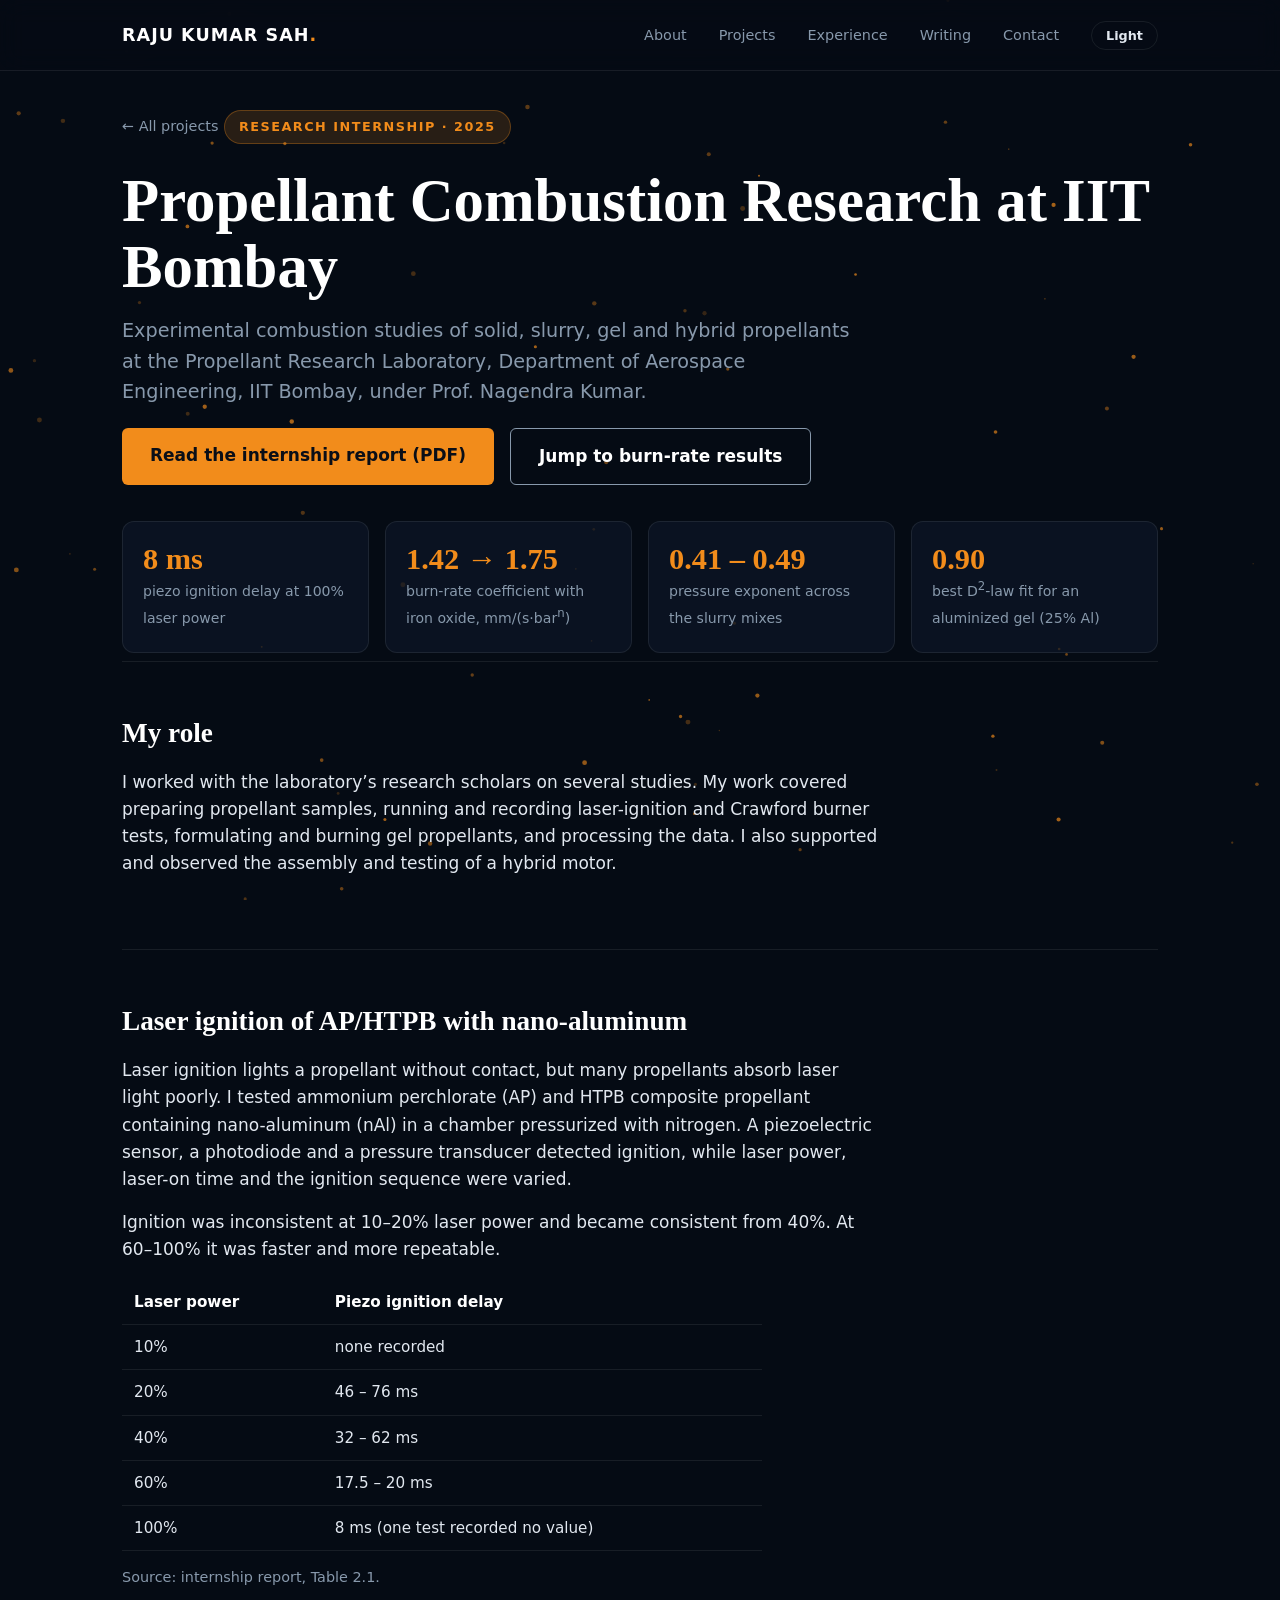
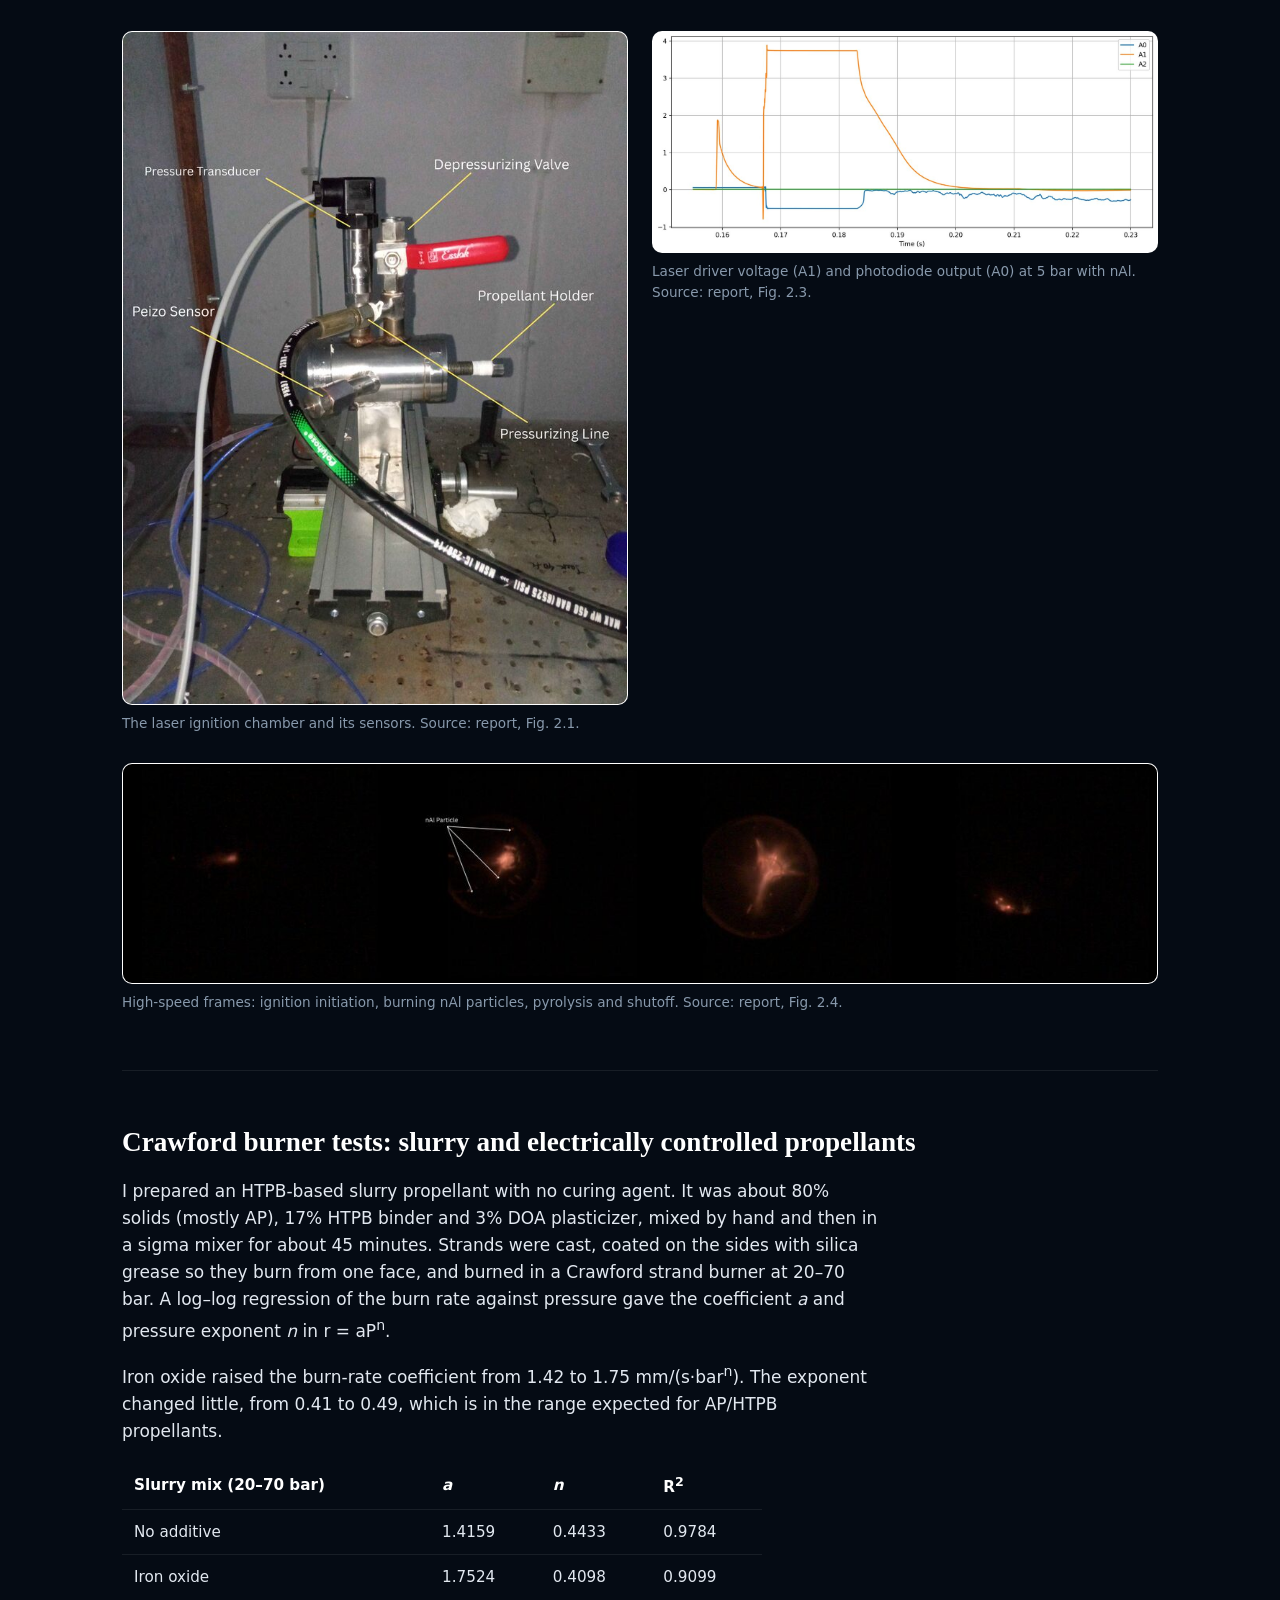
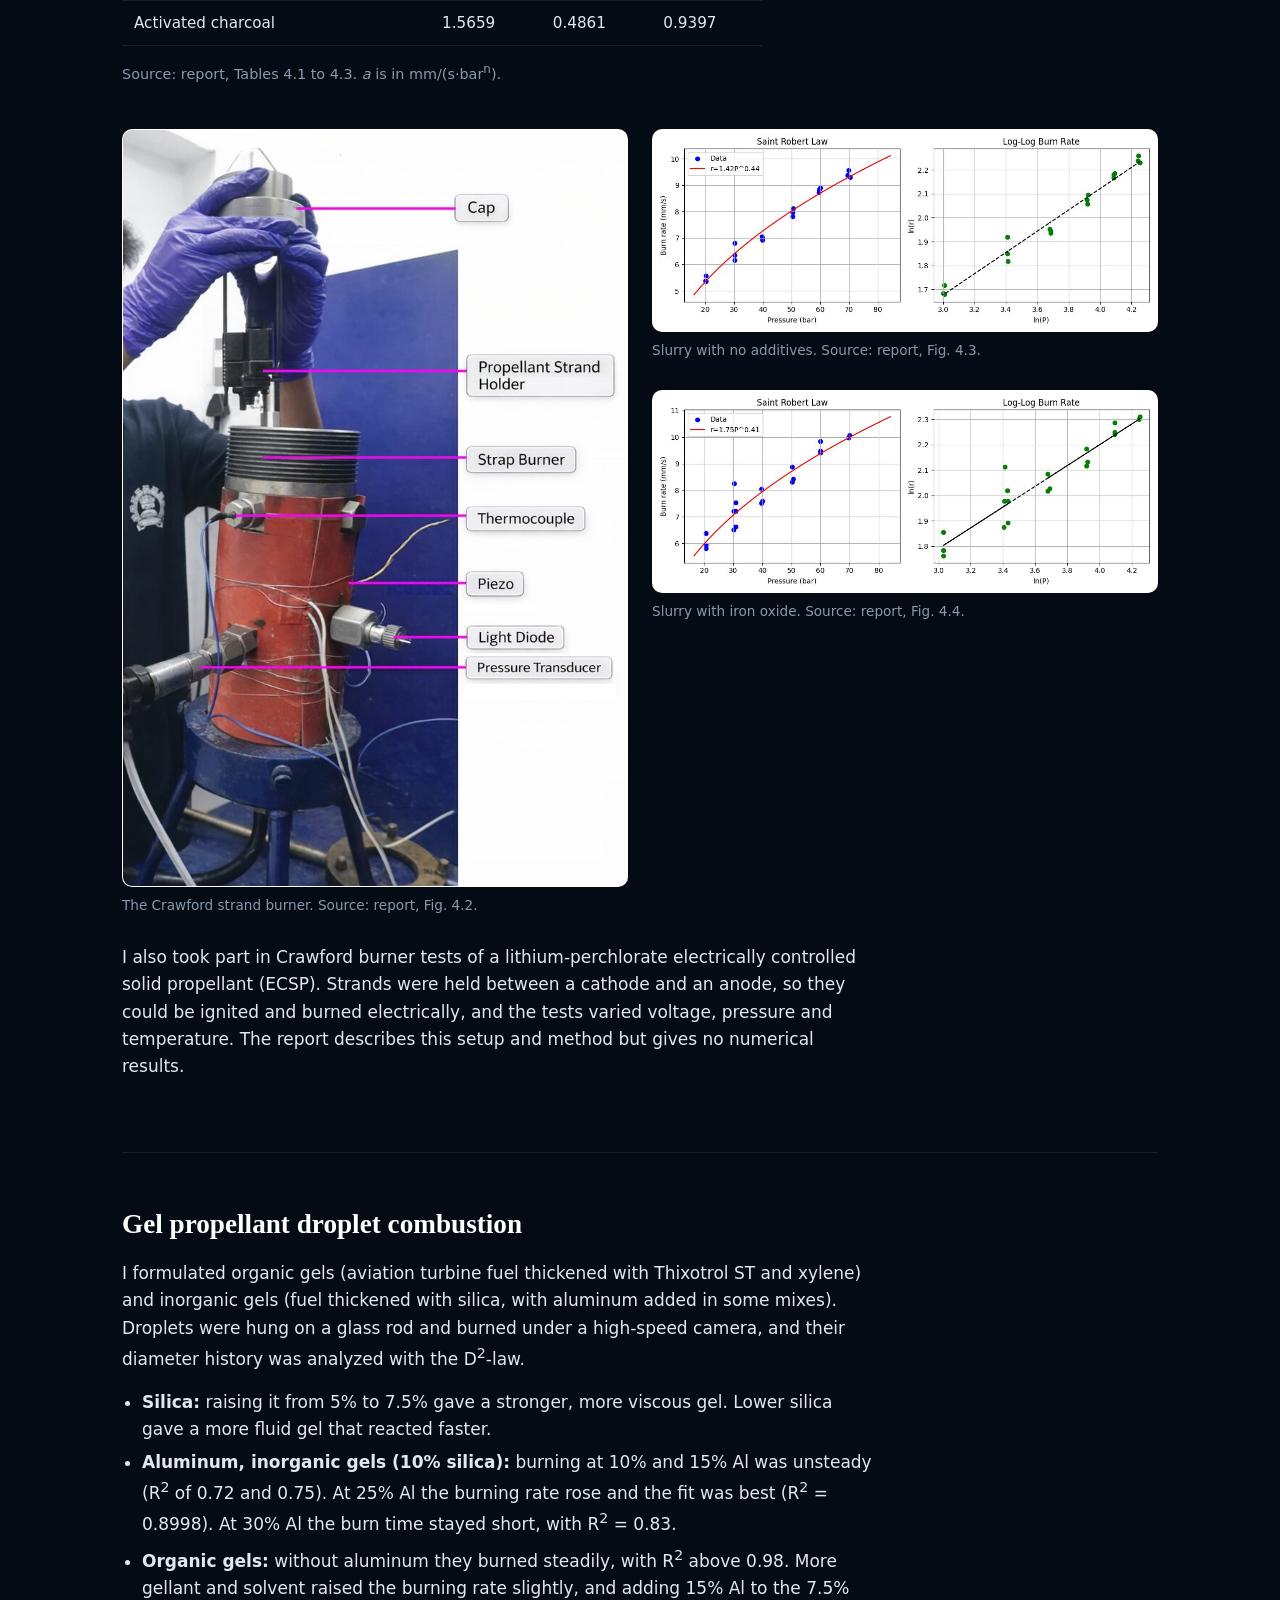
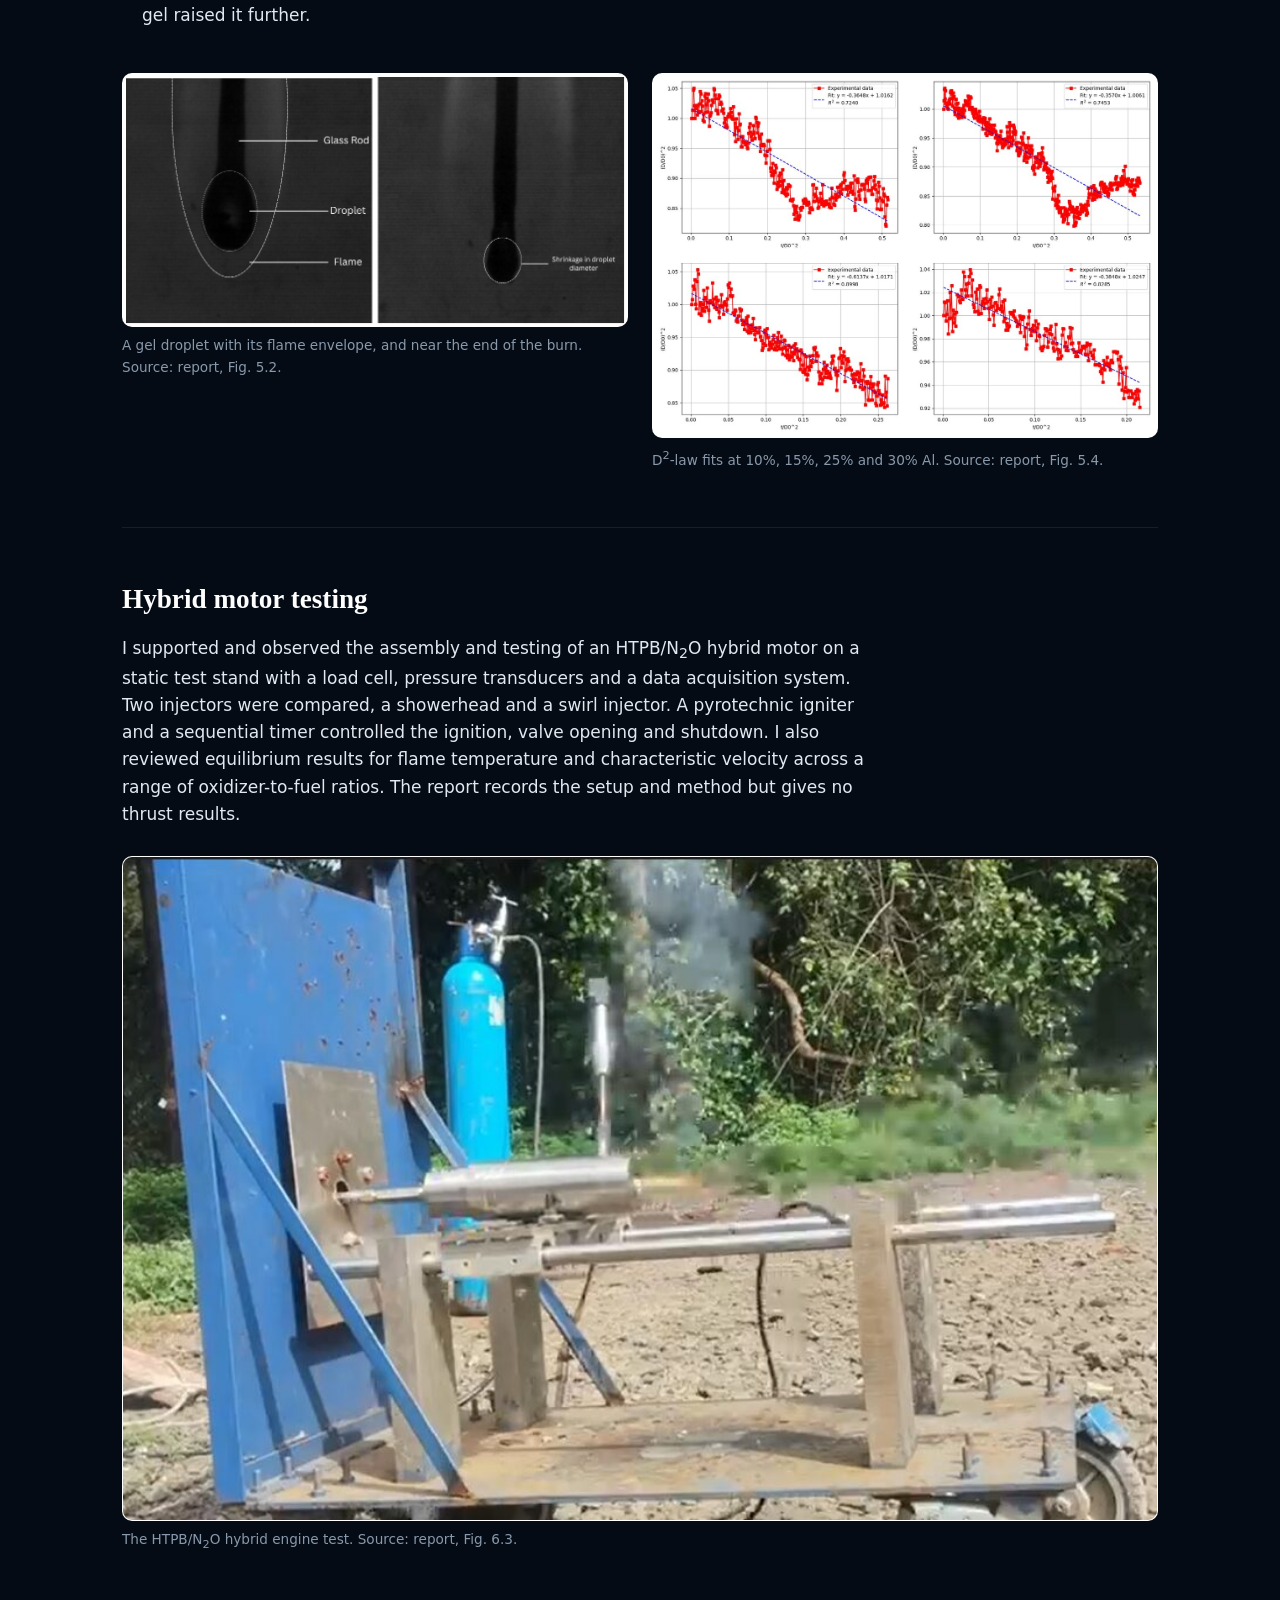
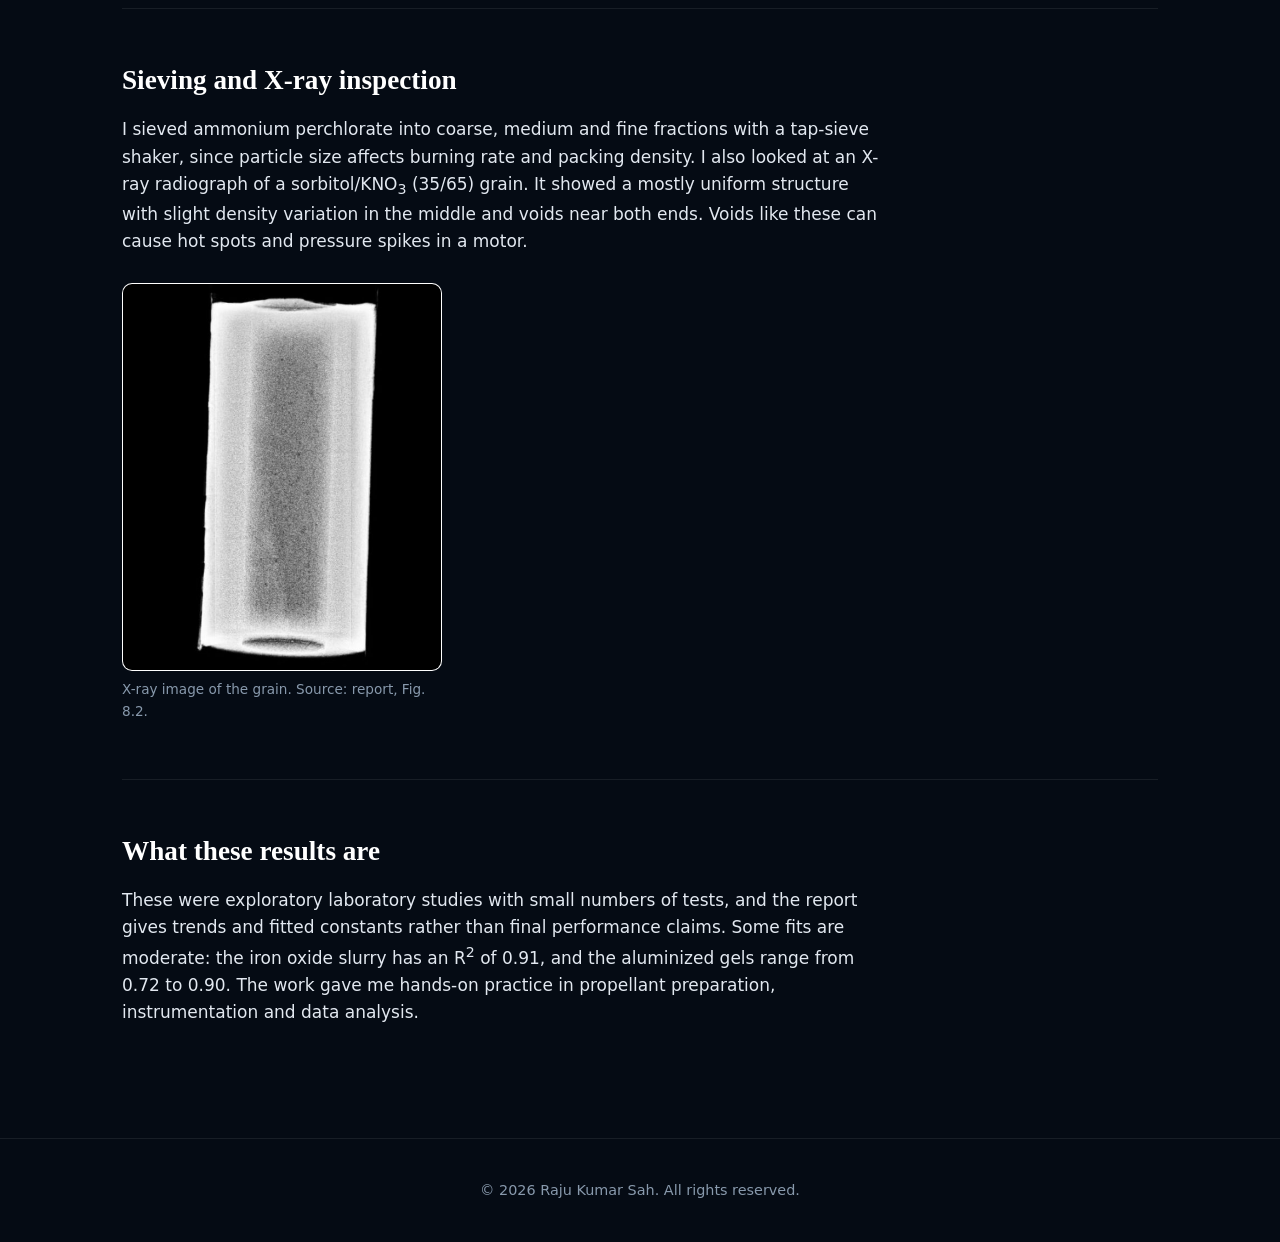
<file: work/iit-bombay.html>
<!DOCTYPE html>
<html lang="en" data-theme="dark">
<head>
<meta charset="UTF-8">
<meta name="viewport" content="width=device-width, initial-scale=1">
<title>Propellant Combustion Research at IIT Bombay | Raju Kumar Sah</title>
<meta name="description" content="Research internship at IIT Bombay: laser ignition, slurry and gel propellant combustion, electrically controlled propellant and hybrid motor testing.">
<link rel="icon" type="image/png" href="/faviconn.png">
<link rel="stylesheet" href="/css/style.css">
</head>
<body>
  <canvas id="motion-canvas"></canvas>

  <nav>
    <div class="wrap">
      <a href="/" class="logo">RAJU KUMAR SAH<span>.</span></a>
      <div class="nav-right">
        <ul class="navlinks">
          <li><a href="/#about">About</a></li>
          <li><a href="/#projects">Projects</a></li>
          <li><a href="/#experience">Experience</a></li>
          <li><a href="/#writing">Writing</a></li>
          <li><a href="/#contact">Contact</a></li>
        </ul>
        <button class="theme-btn" id="theme-btn" type="button" aria-label="Switch to light mode">Light</button>
      </div>
    </div>
  </nav>

  <main class="wrap page case">
    <a class="crumb" href="/#projects">← All projects</a>
    <div class="badge">Research internship · 2025</div>
    <h1>Propellant Combustion Research at IIT Bombay</h1>
    <p class="lede">Experimental combustion studies of solid, slurry, gel and hybrid propellants at the Propellant Research Laboratory, Department of Aerospace Engineering, IIT Bombay, under Prof. Nagendra Kumar.</p>
    <div class="btn-group">
      <a class="btn primary" href="/assets/IIT-Bombay-internship-report.pdf" target="_blank" rel="noopener">Read the internship report (PDF)</a>
      <a class="btn outline" href="#slurry">Jump to burn-rate results</a>
    </div>

    <div class="stats">
      <div class="stat"><b>8 ms</b><span>piezo ignition delay at 100% laser power</span></div>
      <div class="stat"><b>1.42 → 1.75</b><span>burn-rate coefficient with iron oxide, mm/(s·bar<sup>n</sup>)</span></div>
      <div class="stat"><b>0.41 – 0.49</b><span>pressure exponent across the slurry mixes</span></div>
      <div class="stat"><b>0.90</b><span>best D<sup>2</sup>-law fit for an aluminized gel (25% Al)</span></div>
    </div>

    <section>
      <h2>My role</h2>
      <div class="prose">
        <p>I worked with the laboratory’s research scholars on several studies. My work covered preparing propellant samples, running and recording laser-ignition and Crawford burner tests, formulating and burning gel propellants, and processing the data. I also supported and observed the assembly and testing of a hybrid motor.</p>
      </div>
    </section>

    <section>
      <h2>Laser ignition of AP/HTPB with nano-aluminum</h2>
      <div class="prose">
        <p>Laser ignition lights a propellant without contact, but many propellants absorb laser light poorly. I tested ammonium perchlorate (AP) and HTPB composite propellant containing nano-aluminum (nAl) in a chamber pressurized with nitrogen. A piezoelectric sensor, a photodiode and a pressure transducer detected ignition, while laser power, laser-on time and the ignition sequence were varied.</p>
        <p>Ignition was inconsistent at 10–20% laser power and became consistent from 40%. At 60–100% it was faster and more repeatable.</p>
      </div>
      <table class="data">
        <thead><tr><th>Laser power</th><th>Piezo ignition delay</th></tr></thead>
        <tbody>
          <tr><td>10%</td><td>none recorded</td></tr>
          <tr><td>20%</td><td>46 – 76 ms</td></tr>
          <tr><td>40%</td><td>32 – 62 ms</td></tr>
          <tr><td>60%</td><td>17.5 – 20 ms</td></tr>
          <tr><td>100%</td><td>8 ms (one test recorded no value)</td></tr>
        </tbody>
      </table>
      <p class="note">Source: internship report, Table 2.1.</p>
      <div class="figrow">
        <figure>
          <img src="/assets/iit-bombay/laser-setup.jpg" alt="Laser ignition chamber with the pressure transducer, piezo sensor, propellant holder and depressurizing valve labelled" loading="lazy">
          <figcaption>The laser ignition chamber and its sensors. Source: report, Fig. 2.1.</figcaption>
        </figure>
        <figure>
          <img src="/assets/iit-bombay/laser-signal.jpg" alt="Laser driver voltage and photodiode signal against time during an ignition test" loading="lazy">
          <figcaption>Laser driver voltage (A1) and photodiode output (A0) at 5 bar with nAl. Source: report, Fig. 2.3.</figcaption>
        </figure>
      </div>
      <figure>
        <img src="/assets/iit-bombay/laser-frames.jpg" alt="Four high-speed frames: ignition initiation, ignition with burning nano-aluminum particles, ignition with pyrolysis and ignition shutoff" loading="lazy">
        <figcaption>High-speed frames: ignition initiation, burning nAl particles, pyrolysis and shutoff. Source: report, Fig. 2.4.</figcaption>
      </figure>
    </section>

    <section id="slurry">
      <h2>Crawford burner tests: slurry and electrically controlled propellants</h2>
      <div class="prose">
        <p>I prepared an HTPB-based slurry propellant with no curing agent. It was about 80% solids (mostly AP), 17% HTPB binder and 3% DOA plasticizer, mixed by hand and then in a sigma mixer for about 45 minutes. Strands were cast, coated on the sides with silica grease so they burn from one face, and burned in a Crawford strand burner at 20–70 bar. A log–log regression of the burn rate against pressure gave the coefficient <em>a</em> and pressure exponent <em>n</em> in r = aP<sup>n</sup>.</p>
        <p>Iron oxide raised the burn-rate coefficient from 1.42 to 1.75 mm/(s·bar<sup>n</sup>). The exponent changed little, from 0.41 to 0.49, which is in the range expected for AP/HTPB propellants.</p>
      </div>
      <table class="data">
        <thead><tr><th>Slurry mix (20–70 bar)</th><th><em>a</em></th><th><em>n</em></th><th>R<sup>2</sup></th></tr></thead>
        <tbody>
          <tr><td>No additive</td><td>1.4159</td><td>0.4433</td><td>0.9784</td></tr>
          <tr><td>Iron oxide</td><td>1.7524</td><td>0.4098</td><td>0.9099</td></tr>
          <tr><td>Activated charcoal</td><td>1.5659</td><td>0.4861</td><td>0.9397</td></tr>
        </tbody>
      </table>
      <p class="note">Source: report, Tables 4.1 to 4.3. <em>a</em> is in mm/(s·bar<sup>n</sup>).</p>
      <div class="figrow">
        <figure>
          <img src="/assets/iit-bombay/crawford-setup.jpg" alt="The Crawford strand burner with the strand holder, thermocouple, piezo, light diode and pressure transducer labelled" loading="lazy">
          <figcaption>The Crawford strand burner. Source: report, Fig. 4.2.</figcaption>
        </figure>
        <div>
          <figure>
            <img src="/assets/iit-bombay/burnrate-baseline.jpg" alt="Burn rate against pressure and its log-log fit for slurry propellant with no additives" loading="lazy">
            <figcaption>Slurry with no additives. Source: report, Fig. 4.3.</figcaption>
          </figure>
          <figure>
            <img src="/assets/iit-bombay/burnrate-iron-oxide.jpg" alt="Burn rate against pressure and its log-log fit for slurry propellant with iron oxide" loading="lazy">
            <figcaption>Slurry with iron oxide. Source: report, Fig. 4.4.</figcaption>
          </figure>
        </div>
      </div>
      <div class="prose" style="margin-top:28px">
        <p>I also took part in Crawford burner tests of a lithium-perchlorate electrically controlled solid propellant (ECSP). Strands were held between a cathode and an anode, so they could be ignited and burned electrically, and the tests varied voltage, pressure and temperature. The report describes this setup and method but gives no numerical results.</p>
      </div>
    </section>

    <section>
      <h2>Gel propellant droplet combustion</h2>
      <div class="prose">
        <p>I formulated organic gels (aviation turbine fuel thickened with Thixotrol ST and xylene) and inorganic gels (fuel thickened with silica, with aluminum added in some mixes). Droplets were hung on a glass rod and burned under a high-speed camera, and their diameter history was analyzed with the D<sup>2</sup>-law.</p>
        <ul>
          <li><strong>Silica:</strong> raising it from 5% to 7.5% gave a stronger, more viscous gel. Lower silica gave a more fluid gel that reacted faster.</li>
          <li><strong>Aluminum, inorganic gels (10% silica):</strong> burning at 10% and 15% Al was unsteady (R<sup>2</sup> of 0.72 and 0.75). At 25% Al the burning rate rose and the fit was best (R<sup>2</sup> = 0.8998). At 30% Al the burn time stayed short, with R<sup>2</sup> = 0.83.</li>
          <li><strong>Organic gels:</strong> without aluminum they burned steadily, with R<sup>2</sup> above 0.98. More gellant and solvent raised the burning rate slightly, and adding 15% Al to the 7.5% gel raised it further.</li>
        </ul>
      </div>
      <div class="figrow">
        <figure>
          <img src="/assets/iit-bombay/gel-droplet.jpg" alt="A burning gel droplet with its flame envelope, and the same droplet after it has shrunk" loading="lazy">
          <figcaption>A gel droplet with its flame envelope, and near the end of the burn. Source: report, Fig. 5.2.</figcaption>
        </figure>
        <figure>
          <img src="/assets/iit-bombay/gel-aluminum.jpg" alt="D squared law fits for gel droplets at 10, 15, 25 and 30 percent aluminum" loading="lazy">
          <figcaption>D<sup>2</sup>-law fits at 10%, 15%, 25% and 30% Al. Source: report, Fig. 5.4.</figcaption>
        </figure>
      </div>
    </section>

    <section>
      <h2>Hybrid motor testing</h2>
      <div class="prose">
        <p>I supported and observed the assembly and testing of an HTPB/N<sub>2</sub>O hybrid motor on a static test stand with a load cell, pressure transducers and a data acquisition system. Two injectors were compared, a showerhead and a swirl injector. A pyrotechnic igniter and a sequential timer controlled the ignition, valve opening and shutdown. I also reviewed equilibrium results for flame temperature and characteristic velocity across a range of oxidizer-to-fuel ratios. The report records the setup and method but gives no thrust results.</p>
      </div>
      <figure>
        <img src="/assets/iit-bombay/hybrid-test.jpg" alt="The HTPB and nitrous oxide hybrid engine on its test stand during a firing" loading="lazy">
        <figcaption>The HTPB/N<sub>2</sub>O hybrid engine test. Source: report, Fig. 6.3.</figcaption>
      </figure>
    </section>

    <section>
      <h2>Sieving and X-ray inspection</h2>
      <div class="prose">
        <p>I sieved ammonium perchlorate into coarse, medium and fine fractions with a tap-sieve shaker, since particle size affects burning rate and packing density. I also looked at an X-ray radiograph of a sorbitol/KNO<sub>3</sub> (35/65) grain. It showed a mostly uniform structure with slight density variation in the middle and voids near both ends. Voids like these can cause hot spots and pressure spikes in a motor.</p>
      </div>
      <figure style="max-width:320px">
        <img src="/assets/iit-bombay/xray-grain.jpg" alt="X-ray image of a cylindrical propellant grain with darker regions at both ends" loading="lazy">
        <figcaption>X-ray image of the grain. Source: report, Fig. 8.2.</figcaption>
      </figure>
    </section>

    <section>
      <h2>What these results are</h2>
      <div class="prose">
        <p>These were exploratory laboratory studies with small numbers of tests, and the report gives trends and fitted constants rather than final performance claims. Some fits are moderate: the iron oxide slurry has an R<sup>2</sup> of 0.91, and the aluminized gels range from 0.72 to 0.90. The work gave me hands-on practice in propellant preparation, instrumentation and data analysis.</p>
      </div>
    </section>
  </main>

  <footer>
    <div class="wrap">&copy; 2026 Raju Kumar Sah. All rights reserved.</div>
  </footer>

  <script src="/js/site.js"></script>
</body>
</html>
</file>
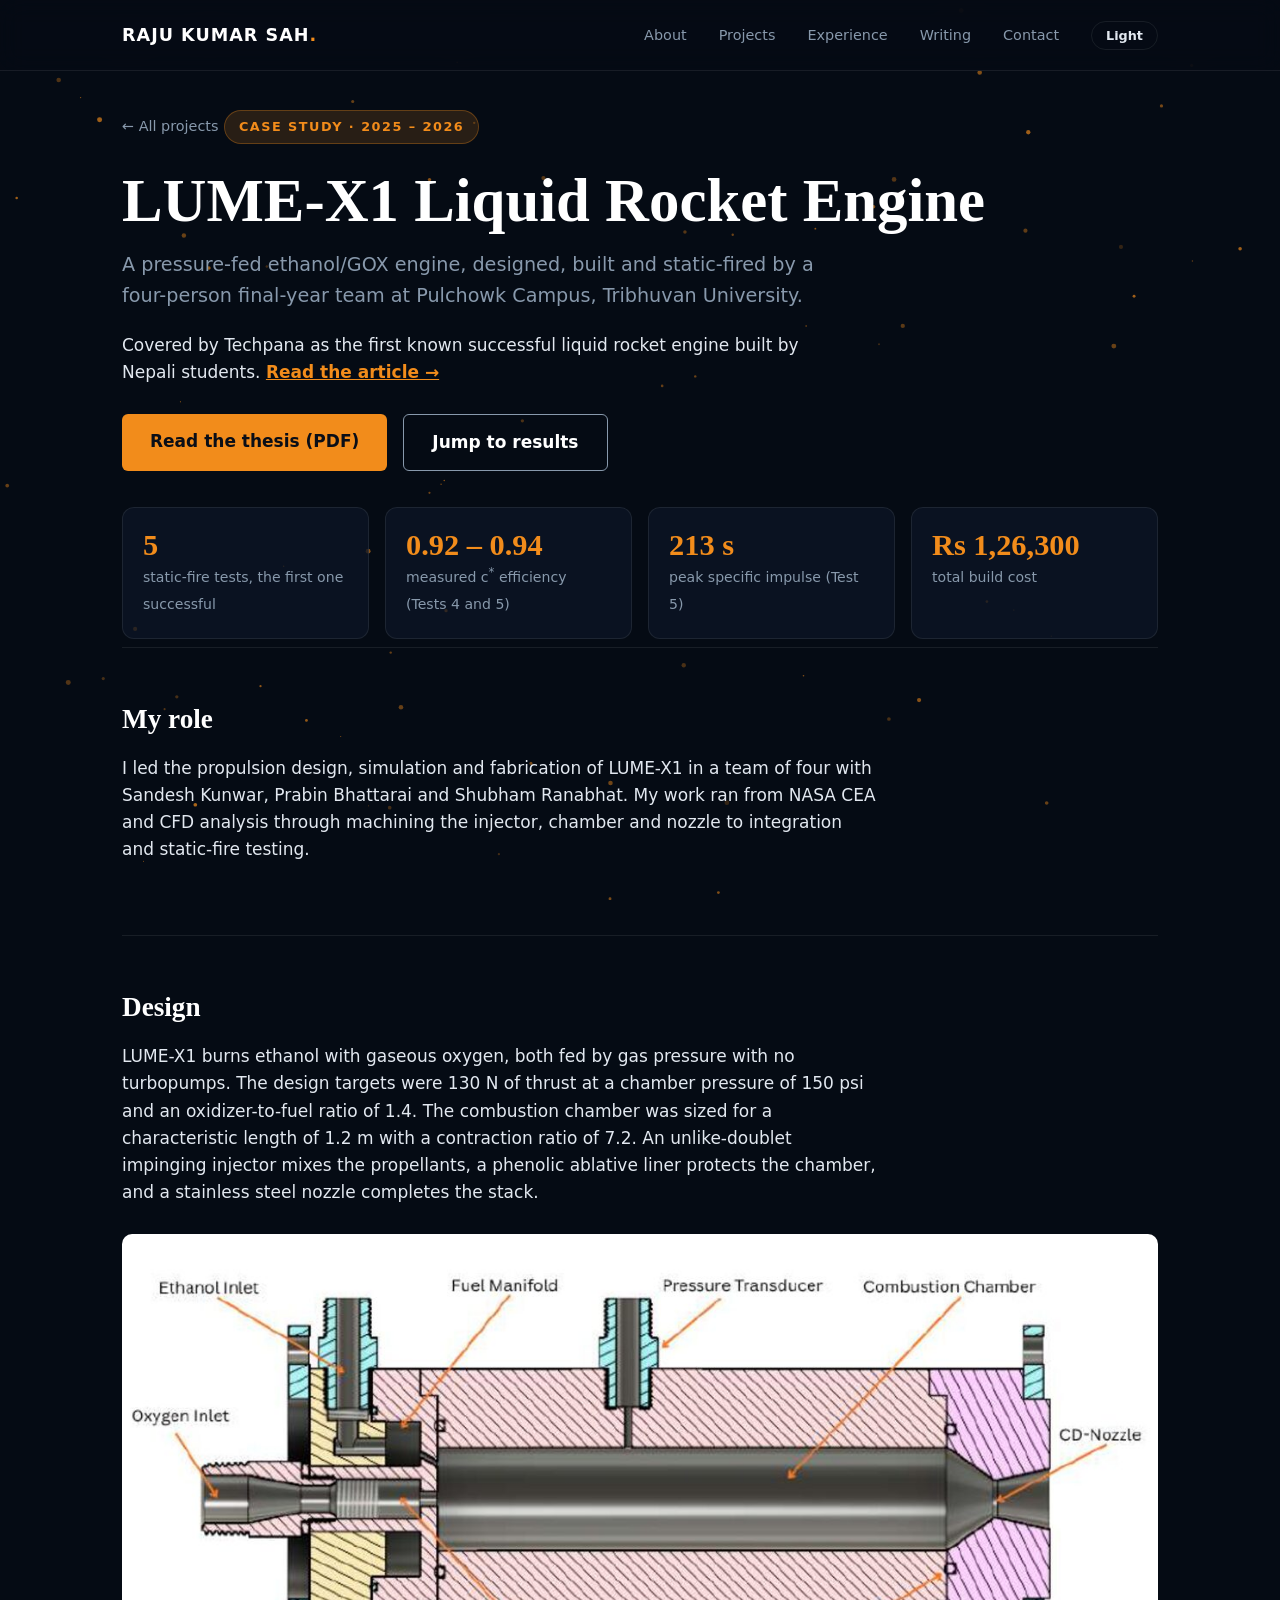
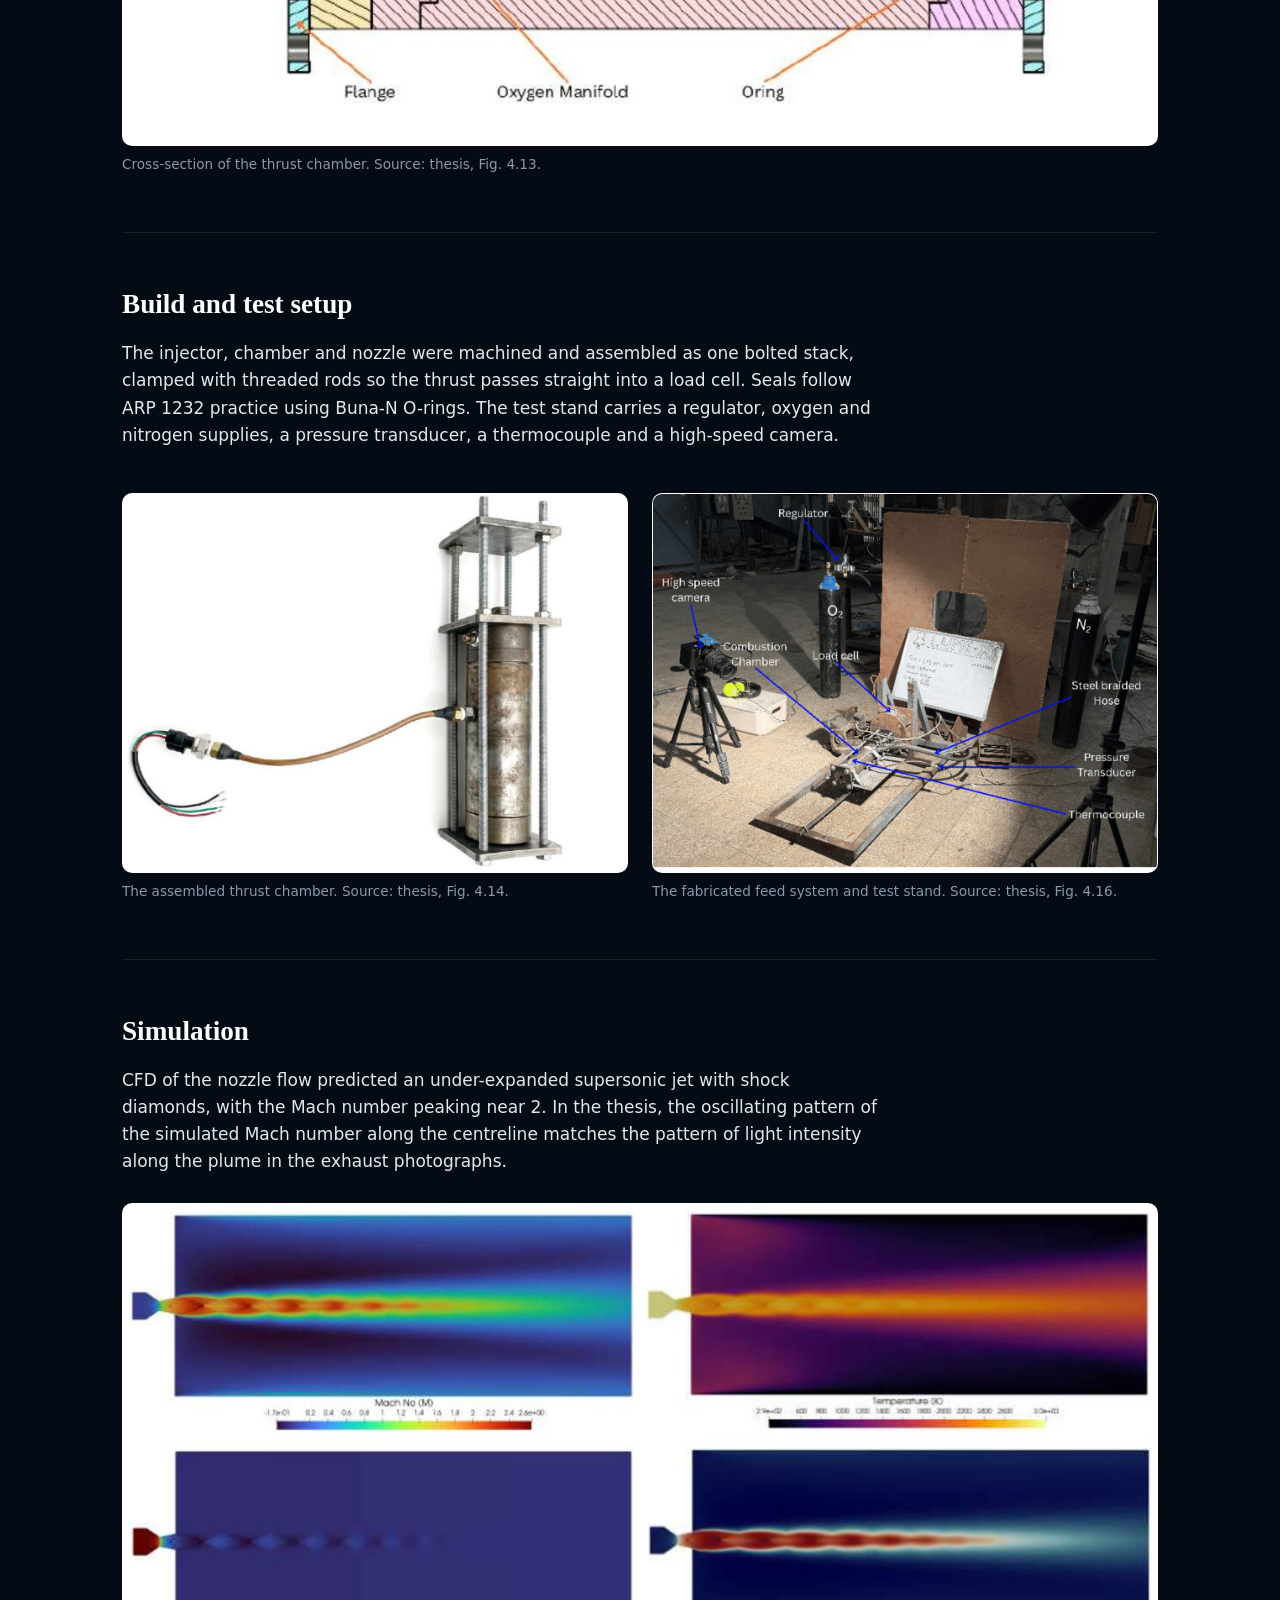
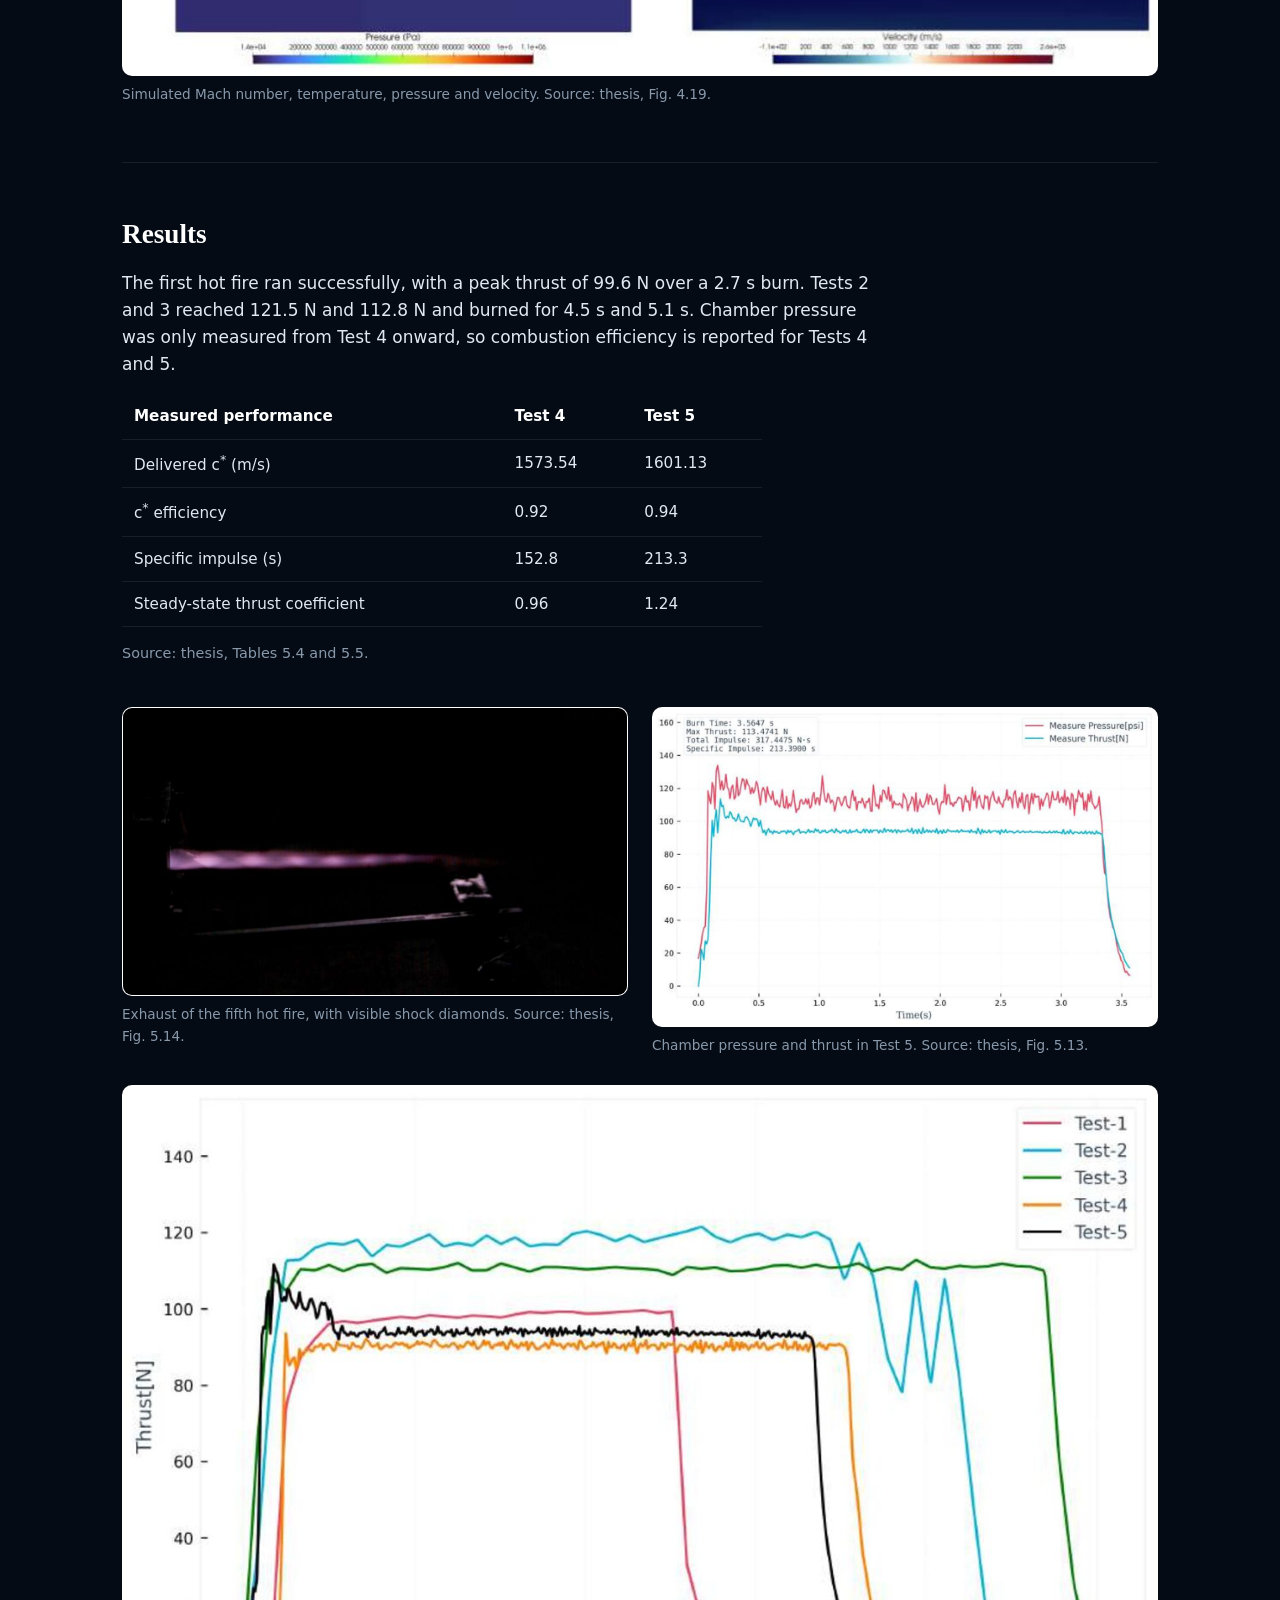
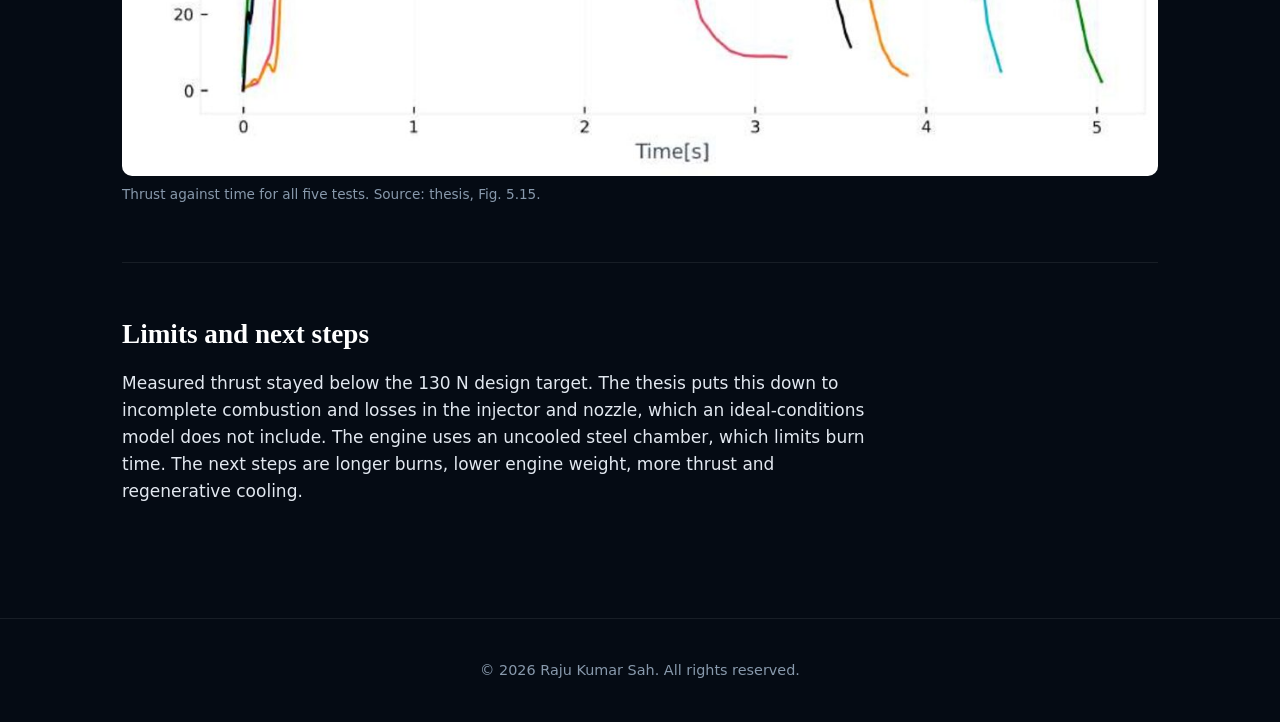
<file: work/lume-x1.html>
<!DOCTYPE html>
<html lang="en" data-theme="dark">
<head>
<meta charset="UTF-8">
<meta name="viewport" content="width=device-width, initial-scale=1">
<title>LUME-X1 Liquid Rocket Engine | Raju Kumar Sah</title>
<meta name="description" content="Case study of LUME-X1, a pressure-fed ethanol/GOX liquid rocket engine built and static-fired by a four-person team at Pulchowk Campus, Nepal.">
<link rel="icon" type="image/png" href="/faviconn.png">
<link rel="stylesheet" href="/css/style.css">
</head>
<body>
  <canvas id="motion-canvas"></canvas>

  <nav>
    <div class="wrap">
      <a href="/" class="logo">RAJU KUMAR SAH<span>.</span></a>
      <div class="nav-right">
        <ul class="navlinks">
          <li><a href="/#about">About</a></li>
          <li><a href="/#projects">Projects</a></li>
          <li><a href="/#experience">Experience</a></li>
          <li><a href="/#writing">Writing</a></li>
          <li><a href="/#contact">Contact</a></li>
        </ul>
        <button class="theme-btn" id="theme-btn" type="button" aria-label="Switch to light mode">Light</button>
      </div>
    </div>
  </nav>

  <main class="wrap page case">
    <a class="crumb" href="/#projects">← All projects</a>
    <div class="badge">Case study · 2025 – 2026</div>
    <h1>LUME-X1 Liquid Rocket Engine</h1>
    <p class="lede">A pressure-fed ethanol/GOX engine, designed, built and static-fired by a four-person final-year team at Pulchowk Campus, Tribhuvan University.</p>
    <p class="claim">Covered by Techpana as the first known successful liquid rocket engine built by Nepali students. <a href="https://techpana.com/2026/156912/pulchowk-engineering-students-successfully-sdevelop-nepals-first-liquid-rocket-engine" target="_blank" rel="noopener">Read the article →</a></p>
    <div class="btn-group">
      <a class="btn primary" href="/assets/LUME-X1-thesis.pdf" target="_blank" rel="noopener">Read the thesis (PDF)</a>
      <a class="btn outline" href="#results">Jump to results</a>
    </div>

    <div class="stats">
      <div class="stat"><b>5</b><span>static-fire tests, the first one successful</span></div>
      <div class="stat"><b>0.92 – 0.94</b><span>measured c<sup>*</sup> efficiency (Tests 4 and 5)</span></div>
      <div class="stat"><b>213 s</b><span>peak specific impulse (Test 5)</span></div>
      <div class="stat"><b>Rs 1,26,300</b><span>total build cost</span></div>
    </div>

    <section>
      <h2>My role</h2>
      <div class="prose">
        <p>I led the propulsion design, simulation and fabrication of LUME-X1 in a team of four with Sandesh Kunwar, Prabin Bhattarai and Shubham Ranabhat. My work ran from NASA CEA and CFD analysis through machining the injector, chamber and nozzle to integration and static-fire testing.</p>
      </div>
    </section>

    <section>
      <h2>Design</h2>
      <div class="prose">
        <p>LUME-X1 burns ethanol with gaseous oxygen, both fed by gas pressure with no turbopumps. The design targets were 130 N of thrust at a chamber pressure of 150 psi and an oxidizer-to-fuel ratio of 1.4. The combustion chamber was sized for a characteristic length of 1.2 m with a contraction ratio of 7.2. An unlike-doublet impinging injector mixes the propellants, a phenolic ablative liner protects the chamber, and a stainless steel nozzle completes the stack.</p>
      </div>
      <figure>
        <img src="/assets/lume-x1/cross-section.jpg" alt="Cross-section of the LUME-X1 thrust chamber showing the ethanol and oxygen inlets, manifolds, combustion chamber and nozzle" loading="lazy">
        <figcaption>Cross-section of the thrust chamber. Source: thesis, Fig. 4.13.</figcaption>
      </figure>
    </section>

    <section>
      <h2>Build and test setup</h2>
      <div class="prose">
        <p>The injector, chamber and nozzle were machined and assembled as one bolted stack, clamped with threaded rods so the thrust passes straight into a load cell. Seals follow ARP 1232 practice using Buna-N O-rings. The test stand carries a regulator, oxygen and nitrogen supplies, a pressure transducer, a thermocouple and a high-speed camera.</p>
      </div>
      <div class="figrow">
        <figure>
          <img src="/assets/lume-x1/thrust-chamber.jpg" alt="The assembled LUME-X1 thrust chamber with its pressure transducer cable" loading="lazy">
          <figcaption>The assembled thrust chamber. Source: thesis, Fig. 4.14.</figcaption>
        </figure>
        <figure>
          <img src="/assets/lume-x1/test-setup.jpg" alt="The fabricated feed system and thrust chamber on the test stand, with instruments labelled" loading="lazy">
          <figcaption>The fabricated feed system and test stand. Source: thesis, Fig. 4.16.</figcaption>
        </figure>
      </div>
    </section>

    <section>
      <h2>Simulation</h2>
      <div class="prose">
        <p>CFD of the nozzle flow predicted an under-expanded supersonic jet with shock diamonds, with the Mach number peaking near 2. In the thesis, the oscillating pattern of the simulated Mach number along the centreline matches the pattern of light intensity along the plume in the exhaust photographs.</p>
      </div>
      <figure>
        <img src="/assets/lume-x1/cfd-flow-fields.jpg" alt="Simulated nozzle flow fields: Mach number, temperature, pressure and velocity" loading="lazy">
        <figcaption>Simulated Mach number, temperature, pressure and velocity. Source: thesis, Fig. 4.19.</figcaption>
      </figure>
    </section>

    <section id="results">
      <h2>Results</h2>
      <div class="prose">
        <p>The first hot fire ran successfully, with a peak thrust of 99.6 N over a 2.7 s burn. Tests 2 and 3 reached 121.5 N and 112.8 N and burned for 4.5 s and 5.1 s. Chamber pressure was only measured from Test 4 onward, so combustion efficiency is reported for Tests 4 and 5.</p>
      </div>
      <table class="data">
        <thead><tr><th>Measured performance</th><th>Test 4</th><th>Test 5</th></tr></thead>
        <tbody>
          <tr><td>Delivered c<sup>*</sup> (m/s)</td><td>1573.54</td><td>1601.13</td></tr>
          <tr><td>c<sup>*</sup> efficiency</td><td>0.92</td><td>0.94</td></tr>
          <tr><td>Specific impulse (s)</td><td>152.8</td><td>213.3</td></tr>
          <tr><td>Steady-state thrust coefficient</td><td>0.96</td><td>1.24</td></tr>
        </tbody>
      </table>
      <p class="note">Source: thesis, Tables 5.4 and 5.5.</p>
      <div class="figrow">
        <figure>
          <img src="/assets/lume-x1/exhaust-test5.jpg" alt="Exhaust plume of the fifth hot fire showing a chain of shock diamonds" loading="lazy">
          <figcaption>Exhaust of the fifth hot fire, with visible shock diamonds. Source: thesis, Fig. 5.14.</figcaption>
        </figure>
        <figure>
          <img src="/assets/lume-x1/test5-graph.jpg" alt="Chamber pressure and thrust against time for Test 5" loading="lazy">
          <figcaption>Chamber pressure and thrust in Test 5. Source: thesis, Fig. 5.13.</figcaption>
        </figure>
      </div>
      <figure>
        <img src="/assets/lume-x1/thrust-all-tests.jpg" alt="Thrust against time for all five tests" loading="lazy">
        <figcaption>Thrust against time for all five tests. Source: thesis, Fig. 5.15.</figcaption>
      </figure>
    </section>

    <section>
      <h2>Limits and next steps</h2>
      <div class="prose">
        <p>Measured thrust stayed below the 130 N design target. The thesis puts this down to incomplete combustion and losses in the injector and nozzle, which an ideal-conditions model does not include. The engine uses an uncooled steel chamber, which limits burn time. The next steps are longer burns, lower engine weight, more thrust and regenerative cooling.</p>
      </div>
    </section>
  </main>

  <footer>
    <div class="wrap">&copy; 2026 Raju Kumar Sah. All rights reserved.</div>
  </footer>

  <script src="/js/site.js"></script>
</body>
</html>
</file>
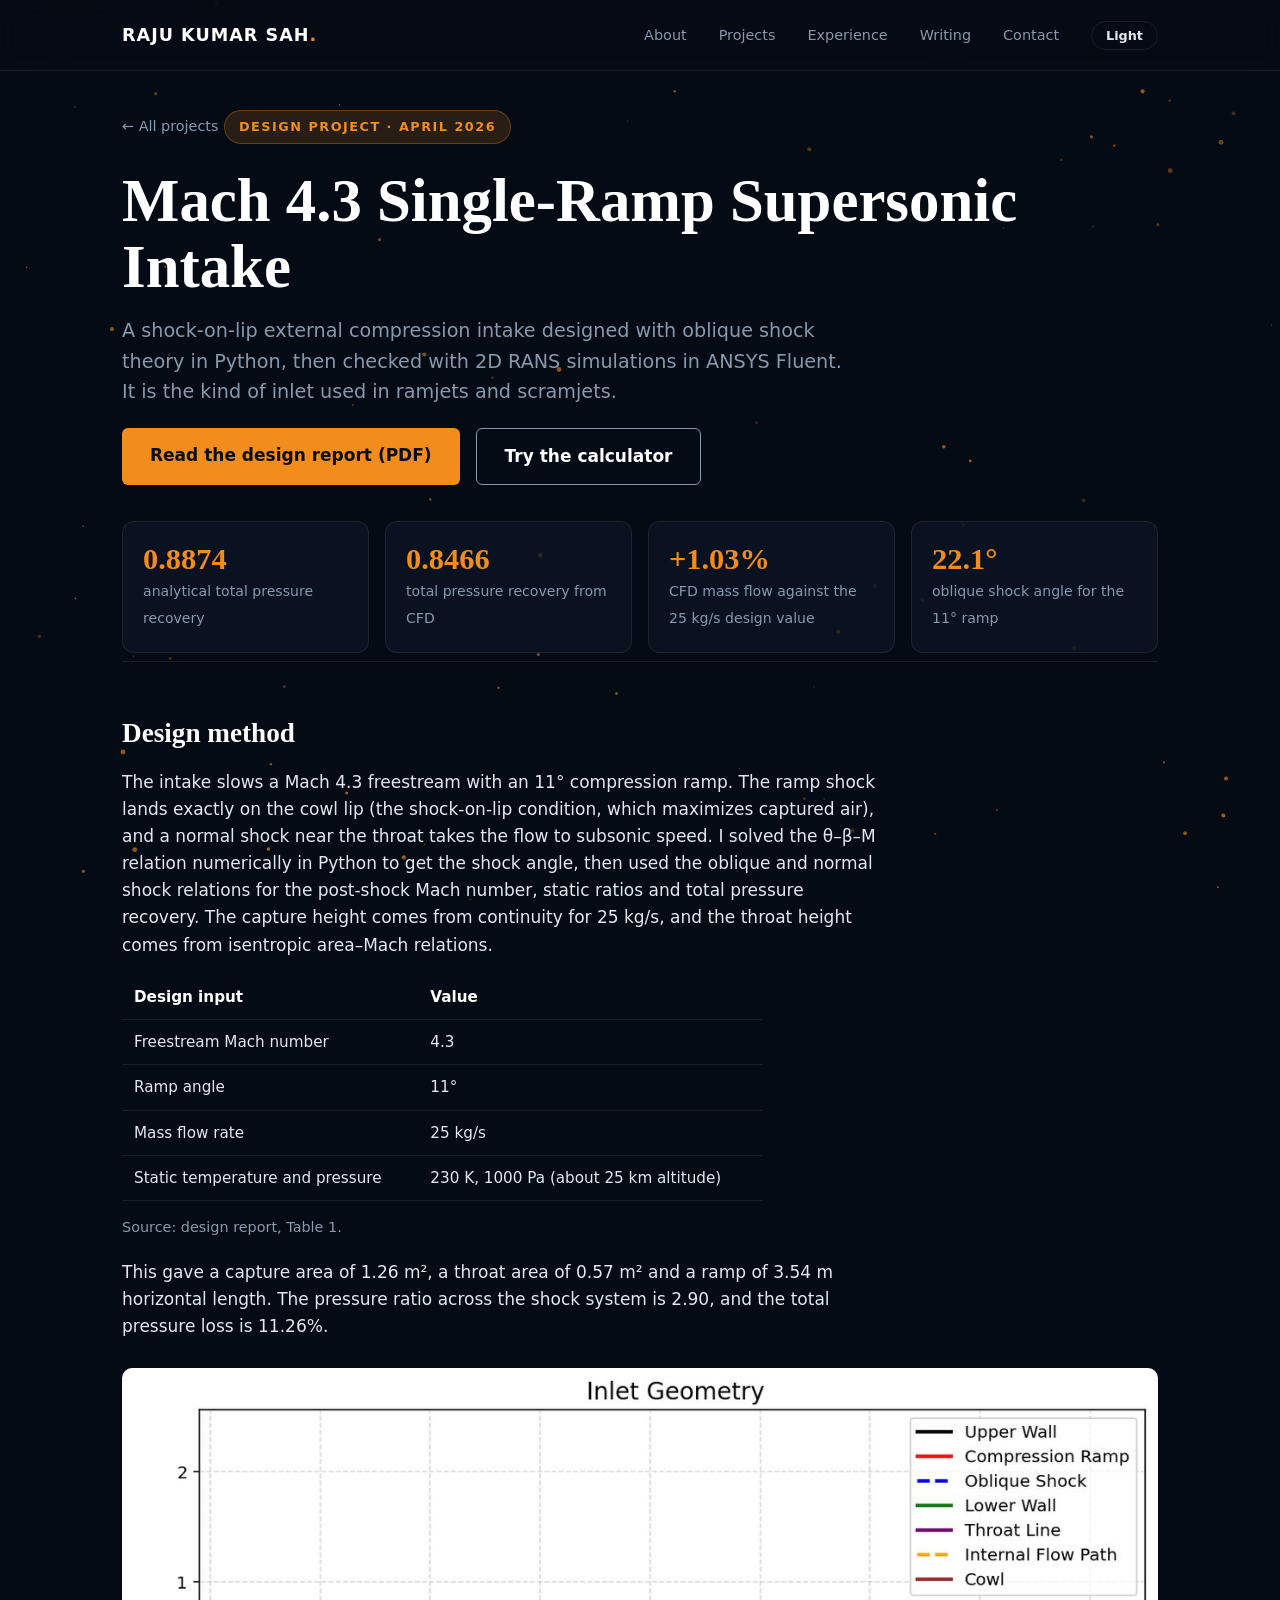
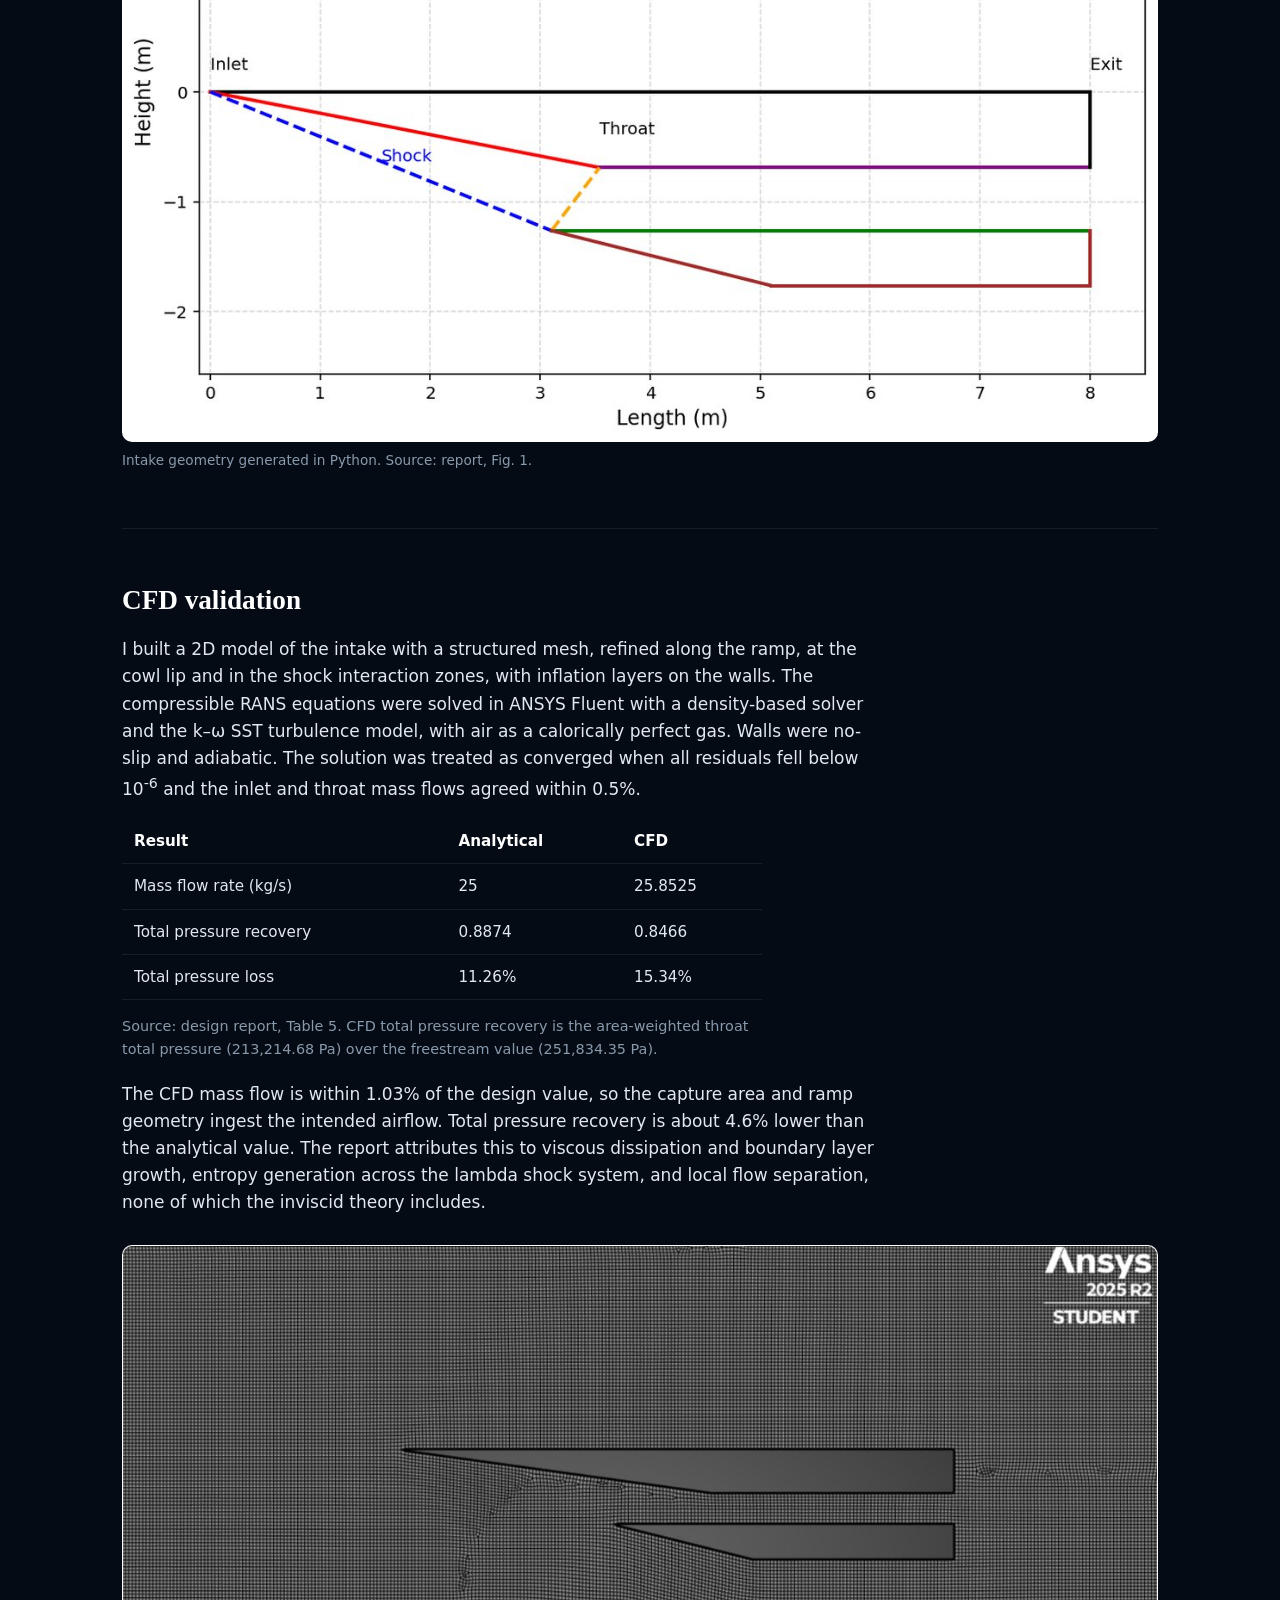
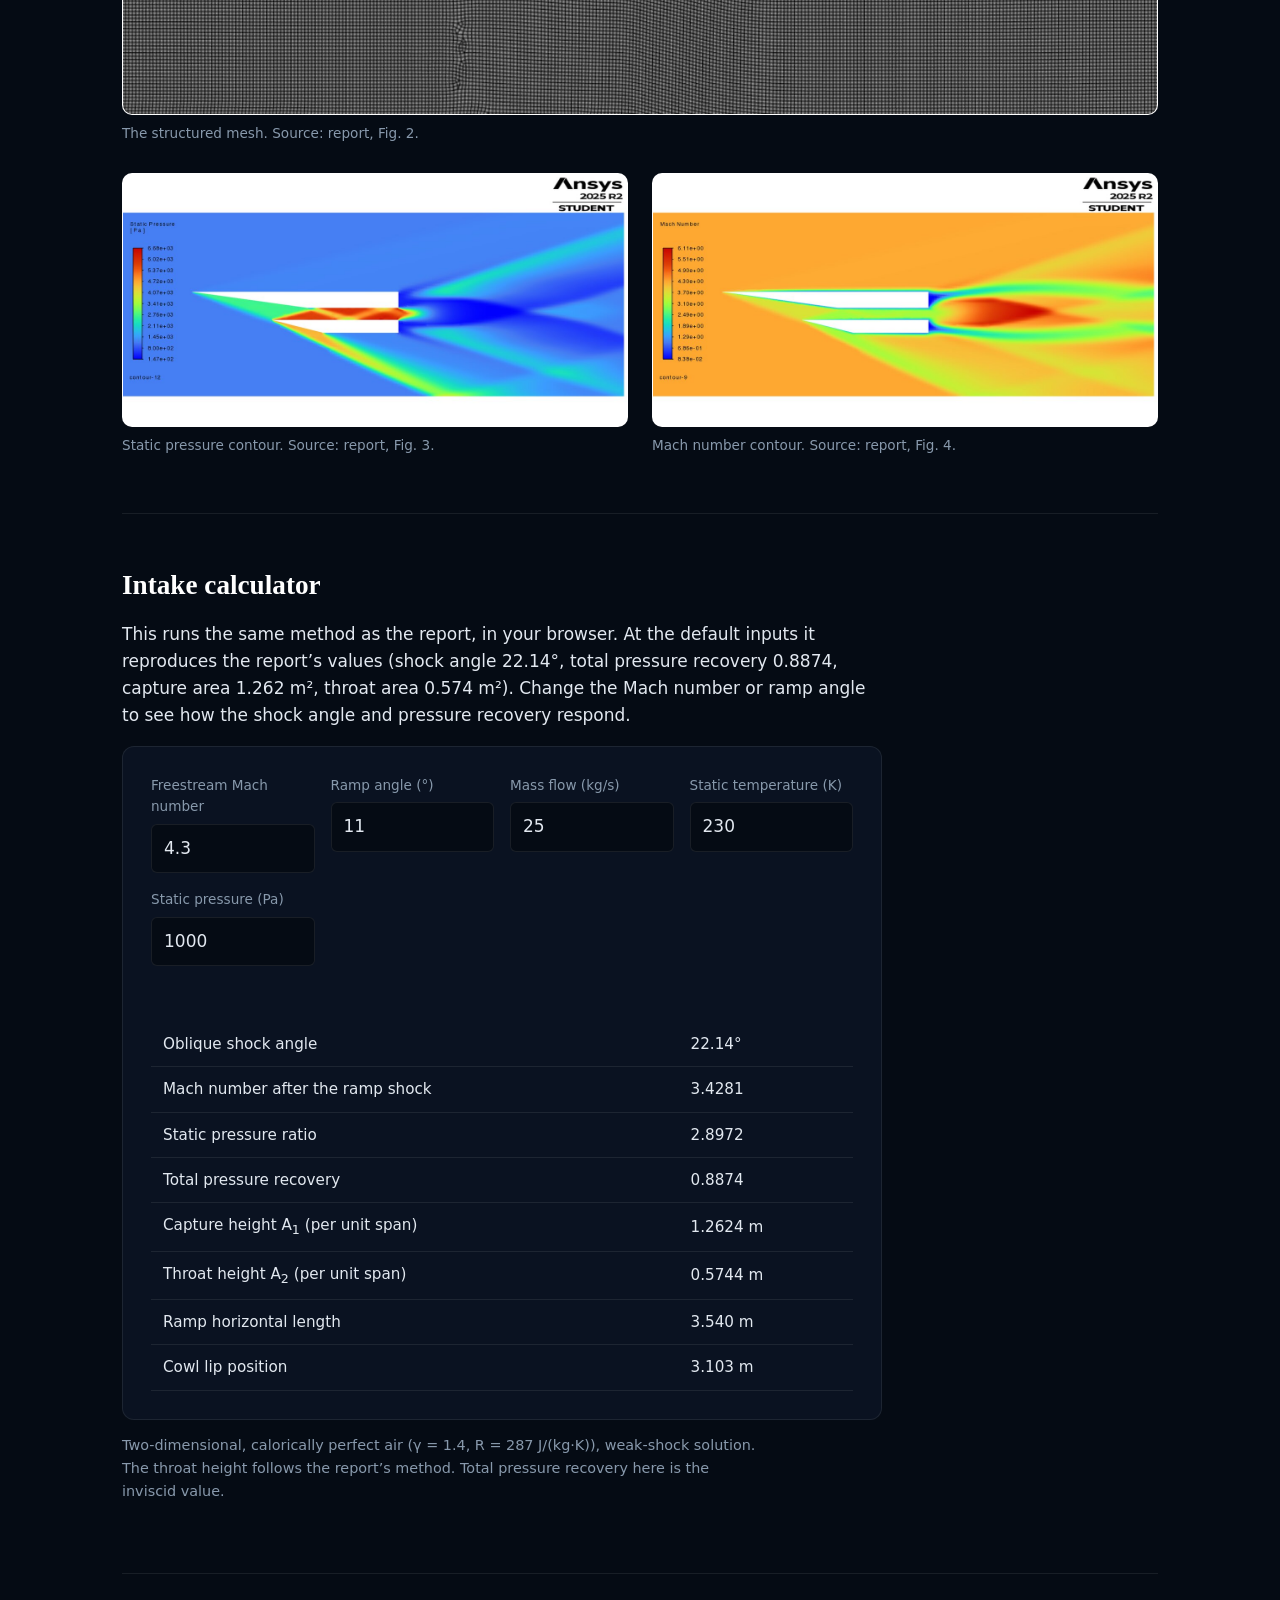
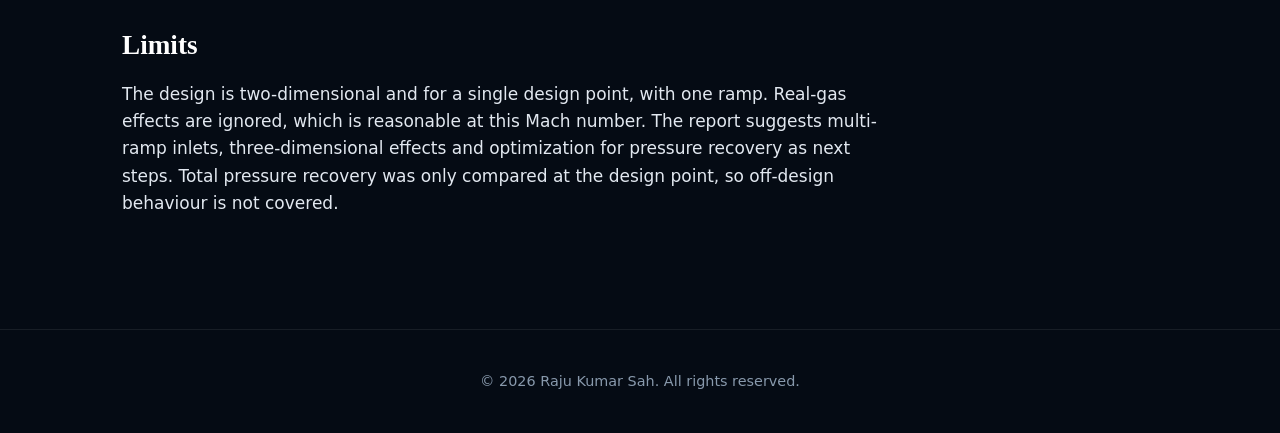
<file: work/mach43-intake.html>
<!DOCTYPE html>
<html lang="en" data-theme="dark">
<head>
<meta charset="UTF-8">
<meta name="viewport" content="width=device-width, initial-scale=1">
<title>Mach 4.3 Single-Ramp Supersonic Intake | Raju Kumar Sah</title>
<meta name="description" content="Design of a Mach 4.3 single-ramp external compression intake with oblique shock theory in Python, validated with 2D RANS CFD in ANSYS Fluent. Includes an interactive intake calculator.">
<link rel="icon" type="image/png" href="/faviconn.png">
<link rel="stylesheet" href="/css/style.css">
<style>
  .calc{background:var(--card-bg);border:1px solid var(--border);border-radius:12px;padding:28px;max-width:760px}
  .calc-grid{display:grid;grid-template-columns:repeat(auto-fit,minmax(150px,1fr));gap:16px;margin-bottom:20px}
  .calc label{display:block;color:var(--muted);font-size:.85rem;margin-bottom:6px}
  .calc input{width:100%;padding:10px 12px;border-radius:6px;border:1px solid var(--border);background:var(--bg);color:var(--text);font:inherit}
  .calc input:focus-visible{outline:2px solid var(--accent);outline-offset:2px}
  #calc-msg{color:var(--accent);margin:0 0 12px;min-height:1.4em}
  .calc .data{margin:0;max-width:none}
</style>
</head>
<body>
  <canvas id="motion-canvas"></canvas>

  <nav>
    <div class="wrap">
      <a href="/" class="logo">RAJU KUMAR SAH<span>.</span></a>
      <div class="nav-right">
        <ul class="navlinks">
          <li><a href="/#about">About</a></li>
          <li><a href="/#projects">Projects</a></li>
          <li><a href="/#experience">Experience</a></li>
          <li><a href="/#writing">Writing</a></li>
          <li><a href="/#contact">Contact</a></li>
        </ul>
        <button class="theme-btn" id="theme-btn" type="button" aria-label="Switch to light mode">Light</button>
      </div>
    </div>
  </nav>

  <main class="wrap page case">
    <a class="crumb" href="/#projects">← All projects</a>
    <div class="badge">Design project · April 2026</div>
    <h1>Mach 4.3 Single-Ramp Supersonic Intake</h1>
    <p class="lede">A shock-on-lip external compression intake designed with oblique shock theory in Python, then checked with 2D RANS simulations in ANSYS Fluent. It is the kind of inlet used in ramjets and scramjets.</p>
    <div class="btn-group">
      <a class="btn primary" href="/assets/Mach43-intake-design-report.pdf" target="_blank" rel="noopener">Read the design report (PDF)</a>
      <a class="btn outline" href="#calculator">Try the calculator</a>
    </div>

    <div class="stats">
      <div class="stat"><b>0.8874</b><span>analytical total pressure recovery</span></div>
      <div class="stat"><b>0.8466</b><span>total pressure recovery from CFD</span></div>
      <div class="stat"><b>+1.03%</b><span>CFD mass flow against the 25 kg/s design value</span></div>
      <div class="stat"><b>22.1°</b><span>oblique shock angle for the 11° ramp</span></div>
    </div>

    <section>
      <h2>Design method</h2>
      <div class="prose">
        <p>The intake slows a Mach 4.3 freestream with an 11° compression ramp. The ramp shock lands exactly on the cowl lip (the shock-on-lip condition, which maximizes captured air), and a normal shock near the throat takes the flow to subsonic speed. I solved the θ–β–M relation numerically in Python to get the shock angle, then used the oblique and normal shock relations for the post-shock Mach number, static ratios and total pressure recovery. The capture height comes from continuity for 25 kg/s, and the throat height comes from isentropic area–Mach relations.</p>
      </div>
      <table class="data">
        <thead><tr><th>Design input</th><th>Value</th></tr></thead>
        <tbody>
          <tr><td>Freestream Mach number</td><td>4.3</td></tr>
          <tr><td>Ramp angle</td><td>11°</td></tr>
          <tr><td>Mass flow rate</td><td>25 kg/s</td></tr>
          <tr><td>Static temperature and pressure</td><td>230 K, 1000 Pa (about 25 km altitude)</td></tr>
        </tbody>
      </table>
      <p class="note">Source: design report, Table 1.</p>
      <div class="prose" style="margin-top:20px">
        <p>This gave a capture area of 1.26 m², a throat area of 0.57 m² and a ramp of 3.54 m horizontal length. The pressure ratio across the shock system is 2.90, and the total pressure loss is 11.26%.</p>
      </div>
      <figure>
        <img src="/assets/mach43-intake/geometry.jpg" alt="Intake geometry drawn in Python showing the compression ramp, oblique shock, cowl, throat line and walls" loading="lazy">
        <figcaption>Intake geometry generated in Python. Source: report, Fig. 1.</figcaption>
      </figure>
    </section>

    <section>
      <h2>CFD validation</h2>
      <div class="prose">
        <p>I built a 2D model of the intake with a structured mesh, refined along the ramp, at the cowl lip and in the shock interaction zones, with inflation layers on the walls. The compressible RANS equations were solved in ANSYS Fluent with a density-based solver and the k–ω SST turbulence model, with air as a calorically perfect gas. Walls were no-slip and adiabatic. The solution was treated as converged when all residuals fell below 10<sup>-6</sup> and the inlet and throat mass flows agreed within 0.5%.</p>
      </div>
      <table class="data">
        <thead><tr><th>Result</th><th>Analytical</th><th>CFD</th></tr></thead>
        <tbody>
          <tr><td>Mass flow rate (kg/s)</td><td>25</td><td>25.8525</td></tr>
          <tr><td>Total pressure recovery</td><td>0.8874</td><td>0.8466</td></tr>
          <tr><td>Total pressure loss</td><td>11.26%</td><td>15.34%</td></tr>
        </tbody>
      </table>
      <p class="note">Source: design report, Table 5. CFD total pressure recovery is the area-weighted throat total pressure (213,214.68 Pa) over the freestream value (251,834.35 Pa).</p>
      <div class="prose" style="margin-top:20px">
        <p>The CFD mass flow is within 1.03% of the design value, so the capture area and ramp geometry ingest the intended airflow. Total pressure recovery is about 4.6% lower than the analytical value. The report attributes this to viscous dissipation and boundary layer growth, entropy generation across the lambda shock system, and local flow separation, none of which the inviscid theory includes.</p>
      </div>
      <figure>
        <img src="/assets/mach43-intake/mesh.jpg" alt="Structured computational mesh around the intake" loading="lazy">
        <figcaption>The structured mesh. Source: report, Fig. 2.</figcaption>
      </figure>
      <div class="figrow">
        <figure>
          <img src="/assets/mach43-intake/pressure.jpg" alt="Static pressure contour showing the ramp shock, cowl shock and internal shock train" loading="lazy">
          <figcaption>Static pressure contour. Source: report, Fig. 3.</figcaption>
        </figure>
        <figure>
          <img src="/assets/mach43-intake/mach.jpg" alt="Mach number contour of the intake flow field" loading="lazy">
          <figcaption>Mach number contour. Source: report, Fig. 4.</figcaption>
        </figure>
      </div>
    </section>

    <section id="calculator">
      <h2>Intake calculator</h2>
      <div class="prose">
        <p>This runs the same method as the report, in your browser. At the default inputs it reproduces the report’s values (shock angle 22.14°, total pressure recovery 0.8874, capture area 1.262 m², throat area 0.574 m²). Change the Mach number or ramp angle to see how the shock angle and pressure recovery respond.</p>
      </div>
      <div class="calc">
        <div class="calc-grid">
          <div><label for="in-m">Freestream Mach number</label><input id="in-m" type="number" step="0.1" value="4.3"></div>
          <div><label for="in-th">Ramp angle (°)</label><input id="in-th" type="number" step="0.5" value="11"></div>
          <div><label for="in-md">Mass flow (kg/s)</label><input id="in-md" type="number" step="1" value="25"></div>
          <div><label for="in-t">Static temperature (K)</label><input id="in-t" type="number" step="1" value="230"></div>
          <div><label for="in-p">Static pressure (Pa)</label><input id="in-p" type="number" step="10" value="1000"></div>
        </div>
        <p id="calc-msg" role="status"></p>
        <table class="data">
          <tbody>
            <tr><td>Oblique shock angle</td><td id="o-beta">–</td></tr>
            <tr><td>Mach number after the ramp shock</td><td id="o-m2">–</td></tr>
            <tr><td>Static pressure ratio</td><td id="o-pr">–</td></tr>
            <tr><td>Total pressure recovery</td><td id="o-tpr">–</td></tr>
            <tr><td>Capture height A<sub>1</sub> (per unit span)</td><td id="o-a1">–</td></tr>
            <tr><td>Throat height A<sub>2</sub> (per unit span)</td><td id="o-a2">–</td></tr>
            <tr><td>Ramp horizontal length</td><td id="o-l">–</td></tr>
            <tr><td>Cowl lip position</td><td id="o-lc">–</td></tr>
          </tbody>
        </table>
      </div>
      <p class="note" style="margin-top:14px">Two-dimensional, calorically perfect air (γ = 1.4, R = 287 J/(kg·K)), weak-shock solution. The throat height follows the report’s method. Total pressure recovery here is the inviscid value.</p>
    </section>

    <section>
      <h2>Limits</h2>
      <div class="prose">
        <p>The design is two-dimensional and for a single design point, with one ramp. Real-gas effects are ignored, which is reasonable at this Mach number. The report suggests multi-ramp inlets, three-dimensional effects and optimization for pressure recovery as next steps. Total pressure recovery was only compared at the design point, so off-design behaviour is not covered.</p>
      </div>
    </section>
  </main>

  <footer>
    <div class="wrap">&copy; 2026 Raju Kumar Sah. All rights reserved.</div>
  </footer>

  <script src="/js/site.js"></script>
  <script>
    (function () {
      var g = 1.4, R = 287;
      var ids = ['in-m','in-th','in-md','in-t','in-p'];
      function $(id){ return document.getElementById(id); }
      function solve(M, thDeg, mdot, T, P) {
        var th = thDeg * Math.PI / 180;
        var f = function (b) {
          return 2 / Math.tan(b) * (M*M*Math.pow(Math.sin(b),2) - 1) / (M*M*(g + Math.cos(2*b)) + 2) - Math.tan(th);
        };
        var lo = Math.asin(1/M) + 1e-6, flo = f(lo), hi = null, b;
        for (b = lo + 0.0005; b < Math.PI/2; b += 0.0005) {
          var fb = f(b);
          if (flo < 0 && fb >= 0) { hi = b; break; }
          lo = b; flo = fb;
        }
        if (hi === null) return null;
        for (var i = 0; i < 80; i++) { var mid = (lo + hi) / 2; if (f(mid) < 0) lo = mid; else hi = mid; }
        b = (lo + hi) / 2;
        var Mn1 = M * Math.sin(b);
        var Mn2 = Math.sqrt((1 + (g-1)/2*Mn1*Mn1) / (g*Mn1*Mn1 - (g-1)/2));
        var M2 = Mn2 / Math.sin(b - th);
        var pr = 1 + 2*g/(g+1) * (Mn1*Mn1 - 1);
        var tpr = Math.pow((g+1)*Mn1*Mn1 / ((g-1)*Mn1*Mn1 + 2), g/(g-1)) * Math.pow((g+1) / (2*g*Mn1*Mn1 - (g-1)), 1/(g-1));
        var A1 = mdot / ((P/(R*T)) * M * Math.sqrt(g*R*T));
        var AR = function (m) { return (1/m) * Math.pow(2/(g+1) * (1 + (g-1)/2*m*m), (g+1)/(2*(g-1))); };
        var A2 = AR(M2) / AR(M) * A1;
        return { beta: b*180/Math.PI, M2: M2, pr: pr, tpr: tpr, A1: A1, A2: A2, L: (A1-A2)/Math.tan(th), Lc: A1/Math.tan(b) };
      }
      function set(id, t){ $(id).textContent = t; }
      function run() {
        var v = ids.map(function (id) { return parseFloat($(id).value); });
        var msg = $('calc-msg'), keys = ['o-beta','o-m2','o-pr','o-tpr','o-a1','o-a2','o-l','o-lc'];
        keys.forEach(function (k) { set(k, '–'); });
        if (v.some(isNaN) || v[0] <= 1.05 || v[1] <= 0 || v[1] >= 45 || v[2] <= 0 || v[3] <= 0 || v[4] <= 0) {
          msg.textContent = 'Enter a Mach number above 1.05 and a ramp angle between 0 and 45°, with positive flow, temperature and pressure.';
          return;
        }
        var r = solve(v[0], v[1], v[2], v[3], v[4]);
        if (!r) { msg.textContent = 'No attached oblique shock exists for this Mach number and angle: the shock detaches. Try a smaller angle or a higher Mach number.'; return; }
        if (r.M2 <= 1) { msg.textContent = 'The flow after the ramp shock is subsonic, so the throat sizing does not apply. Try a smaller angle.'; set('o-beta', r.beta.toFixed(2) + '°'); set('o-m2', r.M2.toFixed(3)); set('o-pr', r.pr.toFixed(4)); set('o-tpr', r.tpr.toFixed(4)); return; }
        msg.textContent = '';
        set('o-beta', r.beta.toFixed(2) + '°'); set('o-m2', r.M2.toFixed(4)); set('o-pr', r.pr.toFixed(4)); set('o-tpr', r.tpr.toFixed(4));
        set('o-a1', r.A1.toFixed(4) + ' m'); set('o-a2', r.A2.toFixed(4) + ' m');
        set('o-l', r.L.toFixed(3) + ' m'); set('o-lc', r.Lc.toFixed(3) + ' m');
      }
      ids.forEach(function (id) { $(id).addEventListener('input', run); });
      run();
    })();
  </script>
</body>
</html>
</file>
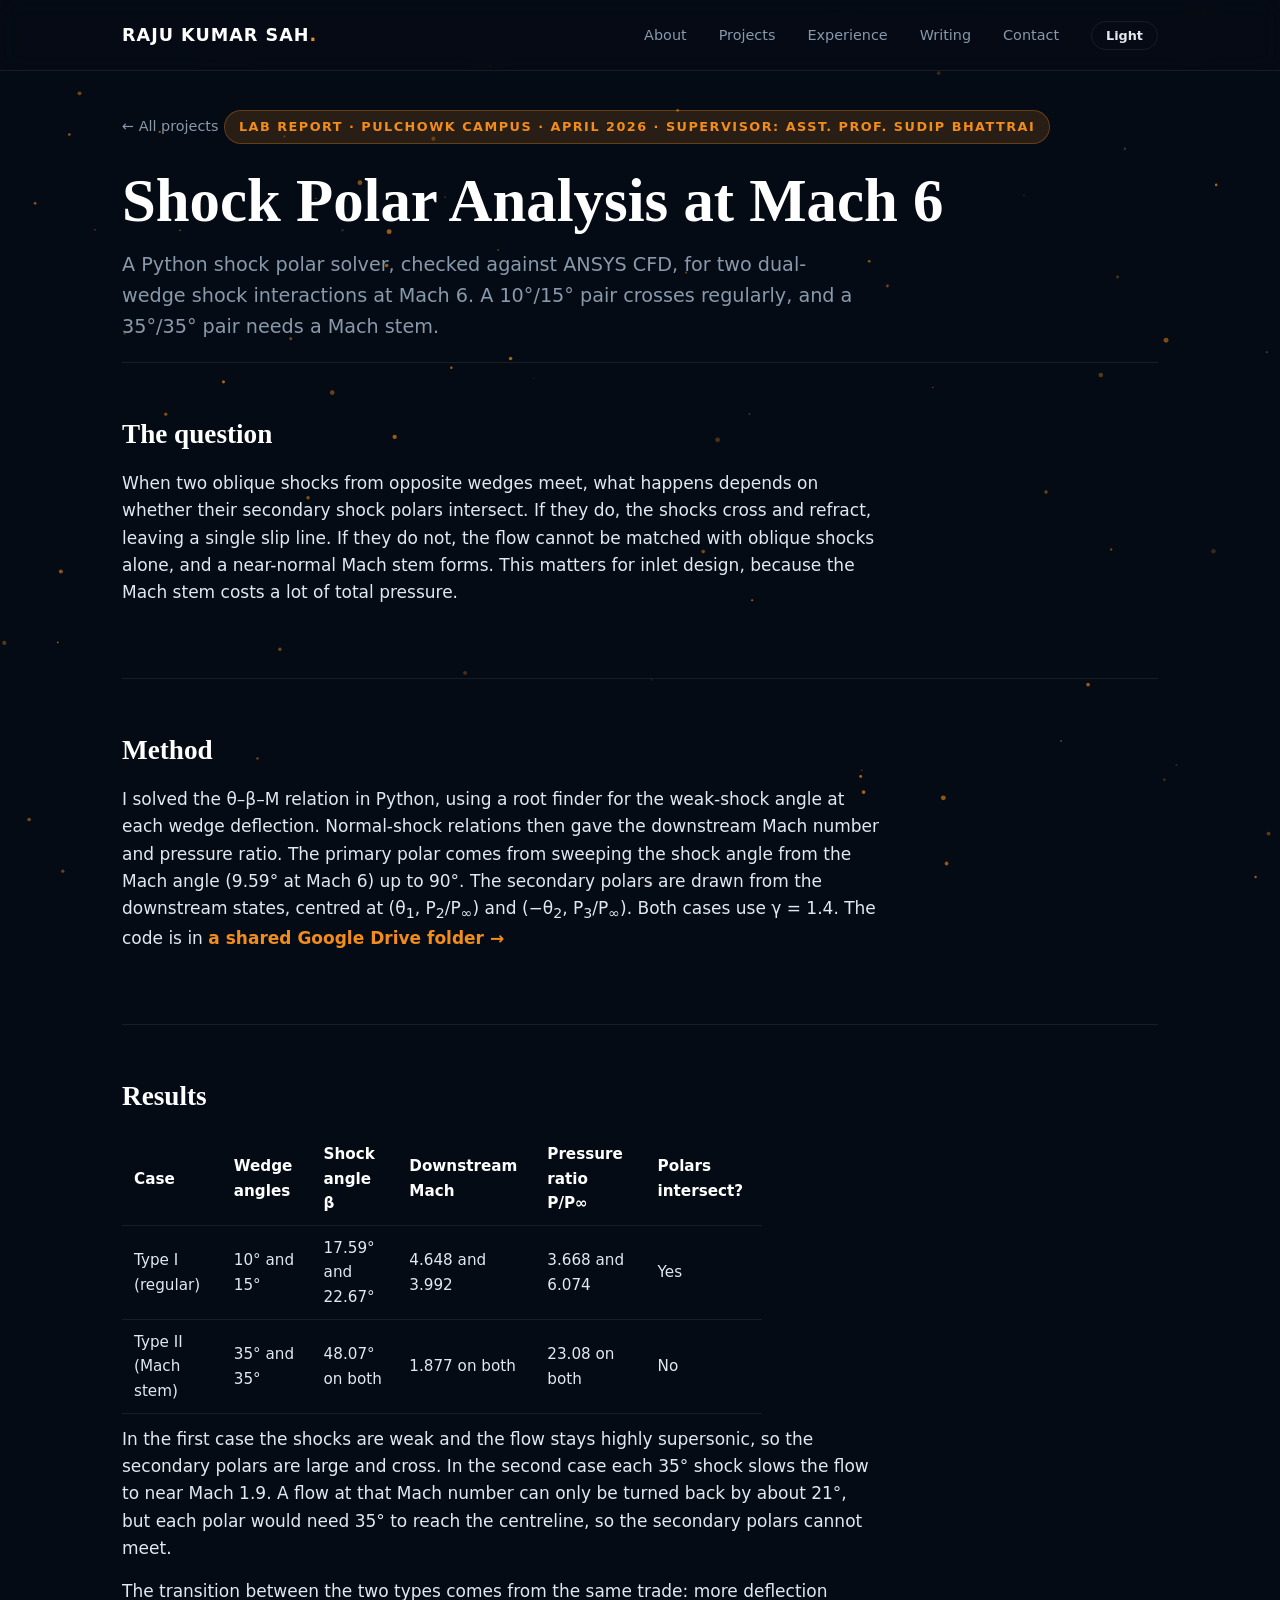
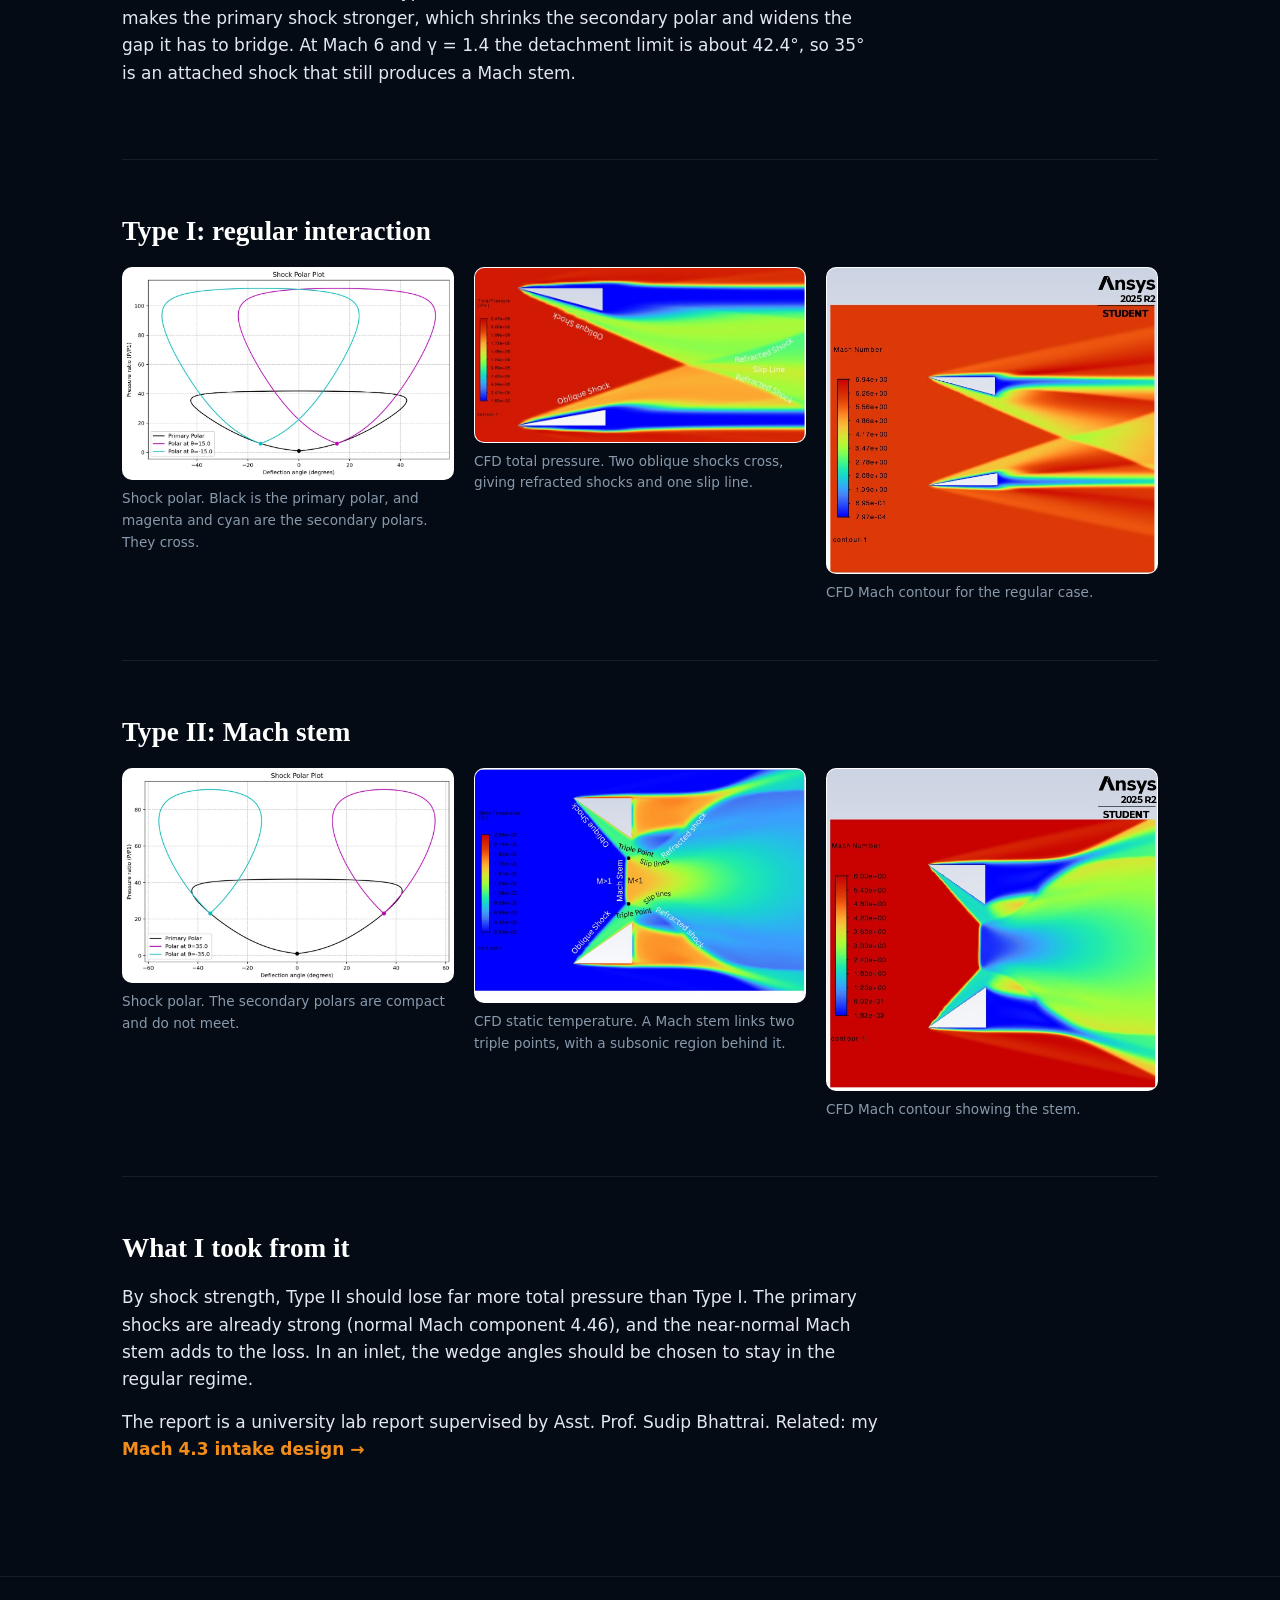
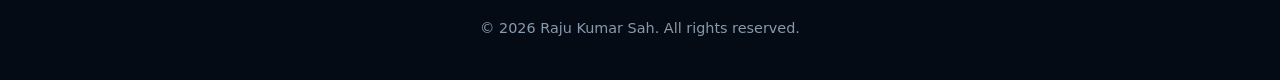
<file: work/shock-polar.html>
<!DOCTYPE html>
<html lang="en" data-theme="dark">
<head>
<meta charset="UTF-8">
<meta name="viewport" content="width=device-width, initial-scale=1">
<title>Shock Polar Analysis at Mach 6 | Raju Kumar Sah</title>
<meta name="description" content="A Python shock polar solver and ANSYS CFD of two dual-wedge shock interactions at Mach 6: a regular crossing and a Mach stem.">
<link rel="icon" type="image/png" href="/faviconn.png">
<link rel="stylesheet" href="/css/style.css">
<style>
  .fig-grid{display:grid;grid-template-columns:repeat(auto-fit,minmax(280px,1fr));gap:20px;margin-top:8px}
  .fig-grid figure{margin:0}
</style>
</head>
<body>
  <canvas id="motion-canvas"></canvas>

  <nav>
    <div class="wrap">
      <a href="/" class="logo">RAJU KUMAR SAH<span>.</span></a>
      <div class="nav-right">
        <ul class="navlinks">
          <li><a href="/#about">About</a></li>
          <li><a href="/#projects">Projects</a></li>
          <li><a href="/#experience">Experience</a></li>
          <li><a href="/#writing">Writing</a></li>
          <li><a href="/#contact">Contact</a></li>
        </ul>
        <button class="theme-btn" id="theme-btn" type="button" aria-label="Switch to light mode">Light</button>
      </div>
    </div>
  </nav>

  <main class="wrap page case">
    <a class="crumb" href="/#projects">← All projects</a>
    <div class="badge">Lab report · Pulchowk Campus · April 2026 · Supervisor: Asst. Prof. Sudip Bhattrai</div>
    <h1>Shock Polar Analysis at Mach 6</h1>
    <p class="lede">A Python shock polar solver, checked against ANSYS CFD, for two dual-wedge shock interactions at Mach 6. A 10°/15° pair crosses regularly, and a 35°/35° pair needs a Mach stem.</p>

    <section>
      <h2>The question</h2>
      <div class="prose">
        <p>When two oblique shocks from opposite wedges meet, what happens depends on whether their secondary shock polars intersect. If they do, the shocks cross and refract, leaving a single slip line. If they do not, the flow cannot be matched with oblique shocks alone, and a near-normal Mach stem forms. This matters for inlet design, because the Mach stem costs a lot of total pressure.</p>
      </div>
    </section>

    <section>
      <h2>Method</h2>
      <div class="prose">
        <p>I solved the θ–β–M relation in Python, using a root finder for the weak-shock angle at each wedge deflection. Normal-shock relations then gave the downstream Mach number and pressure ratio. The primary polar comes from sweeping the shock angle from the Mach angle (9.59° at Mach 6) up to 90°. The secondary polars are drawn from the downstream states, centred at (θ<sub>1</sub>, P<sub>2</sub>/P<sub>∞</sub>) and (−θ<sub>2</sub>, P<sub>3</sub>/P<sub>∞</sub>). Both cases use γ = 1.4. The code is in <a class="more" href="https://drive.google.com/drive/folders/15rR1vqa7QPqJnU30dbgO4TyRNLtuhP5q?usp=sharing" target="_blank" rel="noopener">a shared Google Drive folder →</a></p>
      </div>
    </section>

    <section>
      <h2>Results</h2>
      <table class="data">
        <thead><tr><th>Case</th><th>Wedge angles</th><th>Shock angle β</th><th>Downstream Mach</th><th>Pressure ratio P/P∞</th><th>Polars intersect?</th></tr></thead>
        <tbody>
          <tr><td>Type I (regular)</td><td>10° and 15°</td><td>17.59° and 22.67°</td><td>4.648 and 3.992</td><td>3.668 and 6.074</td><td>Yes</td></tr>
          <tr><td>Type II (Mach stem)</td><td>35° and 35°</td><td>48.07° on both</td><td>1.877 on both</td><td>23.08 on both</td><td>No</td></tr>
        </tbody>
      </table>
      <div class="prose">
        <p>In the first case the shocks are weak and the flow stays highly supersonic, so the secondary polars are large and cross. In the second case each 35° shock slows the flow to near Mach 1.9. A flow at that Mach number can only be turned back by about 21°, but each polar would need 35° to reach the centreline, so the secondary polars cannot meet.</p>
        <p>The transition between the two types comes from the same trade: more deflection makes the primary shock stronger, which shrinks the secondary polar and widens the gap it has to bridge. At Mach 6 and γ = 1.4 the detachment limit is about 42.4°, so 35° is an attached shock that still produces a Mach stem.</p>
      </div>
    </section>

    <section>
      <h2>Type I: regular interaction</h2>
      <div class="fig-grid">
        <figure>
          <img src="/assets/shock-polar/shock-polar-type1.jpg" alt="Shock polar plot for 10 and 15 degree wedges at Mach 6, with the two secondary polars crossing" loading="lazy">
          <figcaption>Shock polar. Black is the primary polar, and magenta and cyan are the secondary polars. They cross.</figcaption>
        </figure>
        <figure>
          <img src="/assets/shock-polar/cfd-type1-total-pressure.jpg" alt="CFD total pressure contour showing two oblique shocks crossing, refracted shocks and a slip line" loading="lazy">
          <figcaption>CFD total pressure. Two oblique shocks cross, giving refracted shocks and one slip line.</figcaption>
        </figure>
        <figure>
          <img src="/assets/shock-polar/cfd-type1-mach.jpg" alt="CFD Mach number contour for the 10 and 15 degree wedge case" loading="lazy">
          <figcaption>CFD Mach contour for the regular case.</figcaption>
        </figure>
      </div>
    </section>

    <section>
      <h2>Type II: Mach stem</h2>
      <div class="fig-grid">
        <figure>
          <img src="/assets/shock-polar/shock-polar-type2.jpg" alt="Shock polar plot for two 35 degree wedges at Mach 6, with the secondary polars far apart" loading="lazy">
          <figcaption>Shock polar. The secondary polars are compact and do not meet.</figcaption>
        </figure>
        <figure>
          <img src="/assets/shock-polar/cfd-type2-temperature.jpg" alt="CFD static temperature contour with a Mach stem, two triple points, slip lines and refracted shocks" loading="lazy">
          <figcaption>CFD static temperature. A Mach stem links two triple points, with a subsonic region behind it.</figcaption>
        </figure>
        <figure>
          <img src="/assets/shock-polar/cfd-type2-mach.jpg" alt="CFD Mach number contour for the 35 degree wedge case showing the Mach stem" loading="lazy">
          <figcaption>CFD Mach contour showing the stem.</figcaption>
        </figure>
      </div>
    </section>

    <section>
      <h2>What I took from it</h2>
      <div class="prose">
        <p>By shock strength, Type II should lose far more total pressure than Type I. The primary shocks are already strong (normal Mach component 4.46), and the near-normal Mach stem adds to the loss. In an inlet, the wedge angles should be chosen to stay in the regular regime.</p>
        <p>The report is a university lab report supervised by Asst. Prof. Sudip Bhattrai. Related: my <a class="more" href="/work/mach43-intake.html">Mach 4.3 intake design →</a></p>
      </div>
    </section>
  </main>

  <footer>
    <div class="wrap">&copy; 2026 Raju Kumar Sah. All rights reserved.</div>
  </footer>

  <script src="/js/site.js"></script>
</body>
</html>
</file>
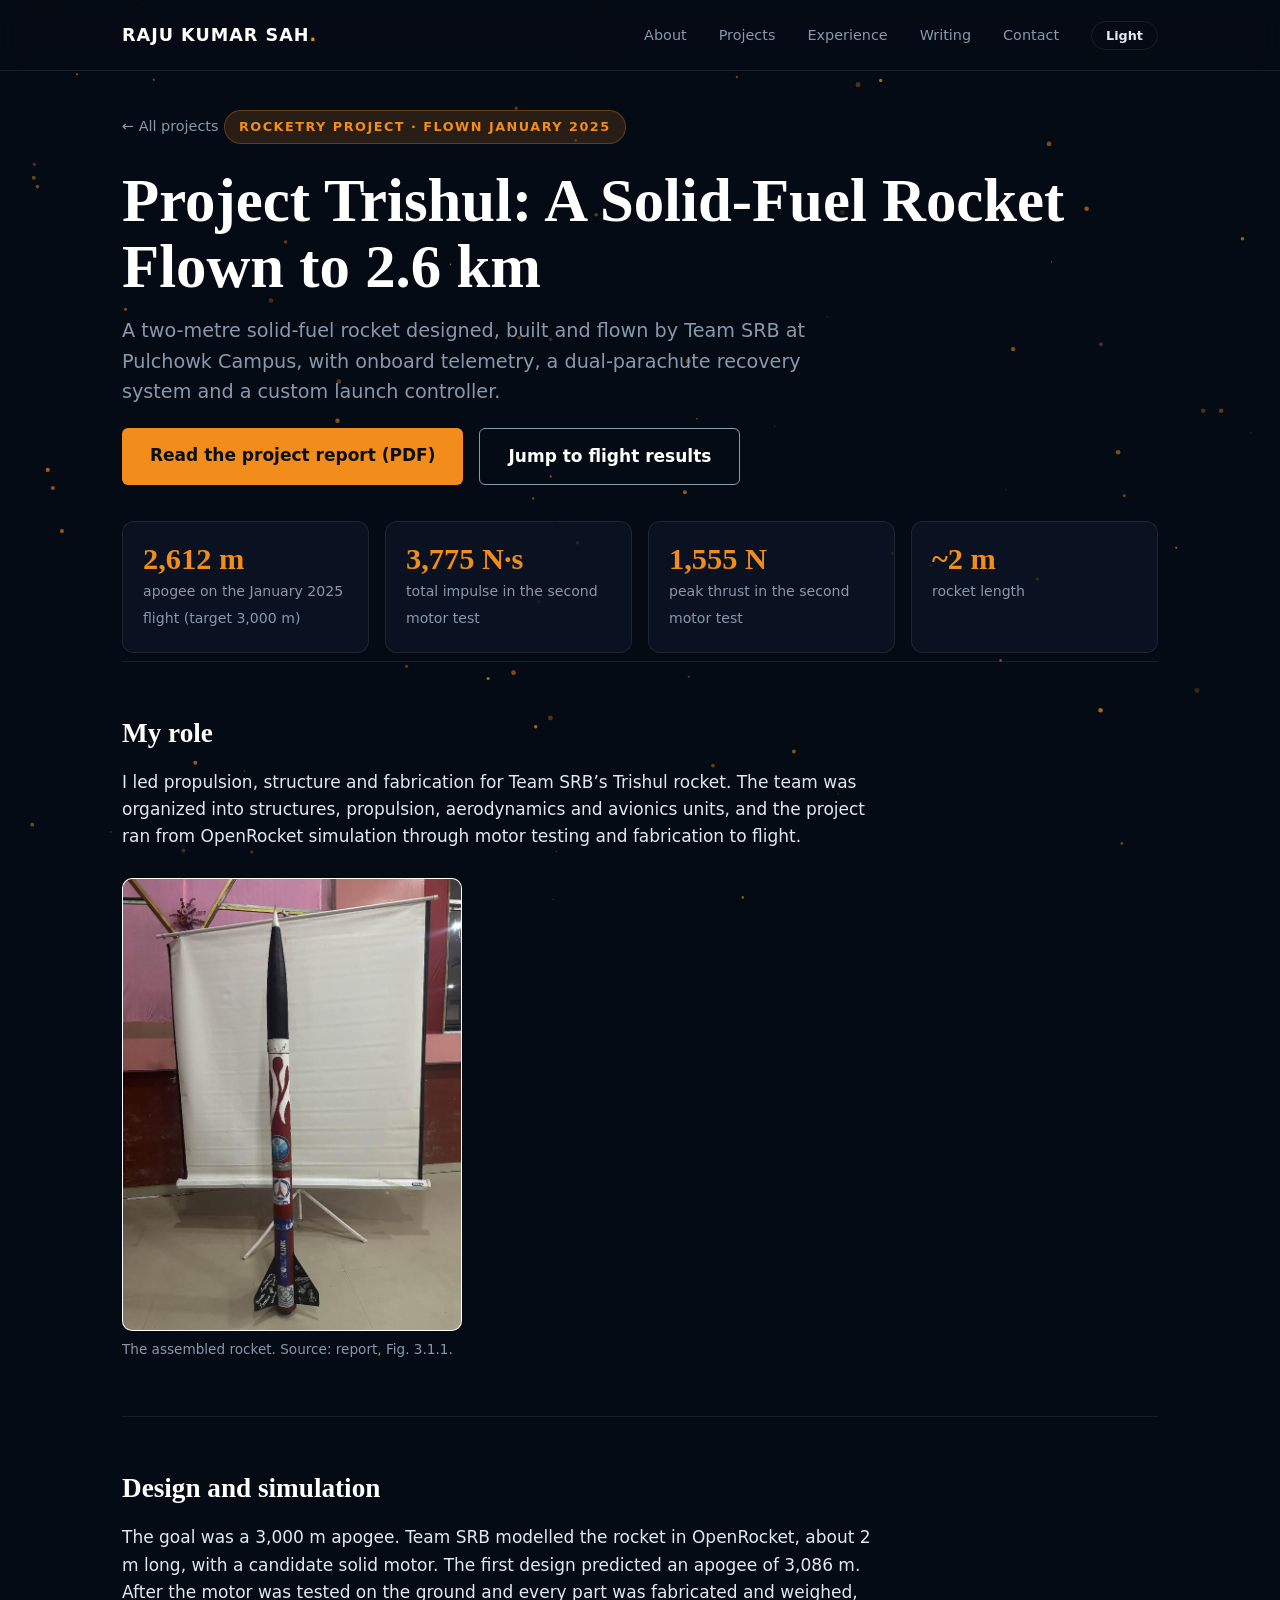
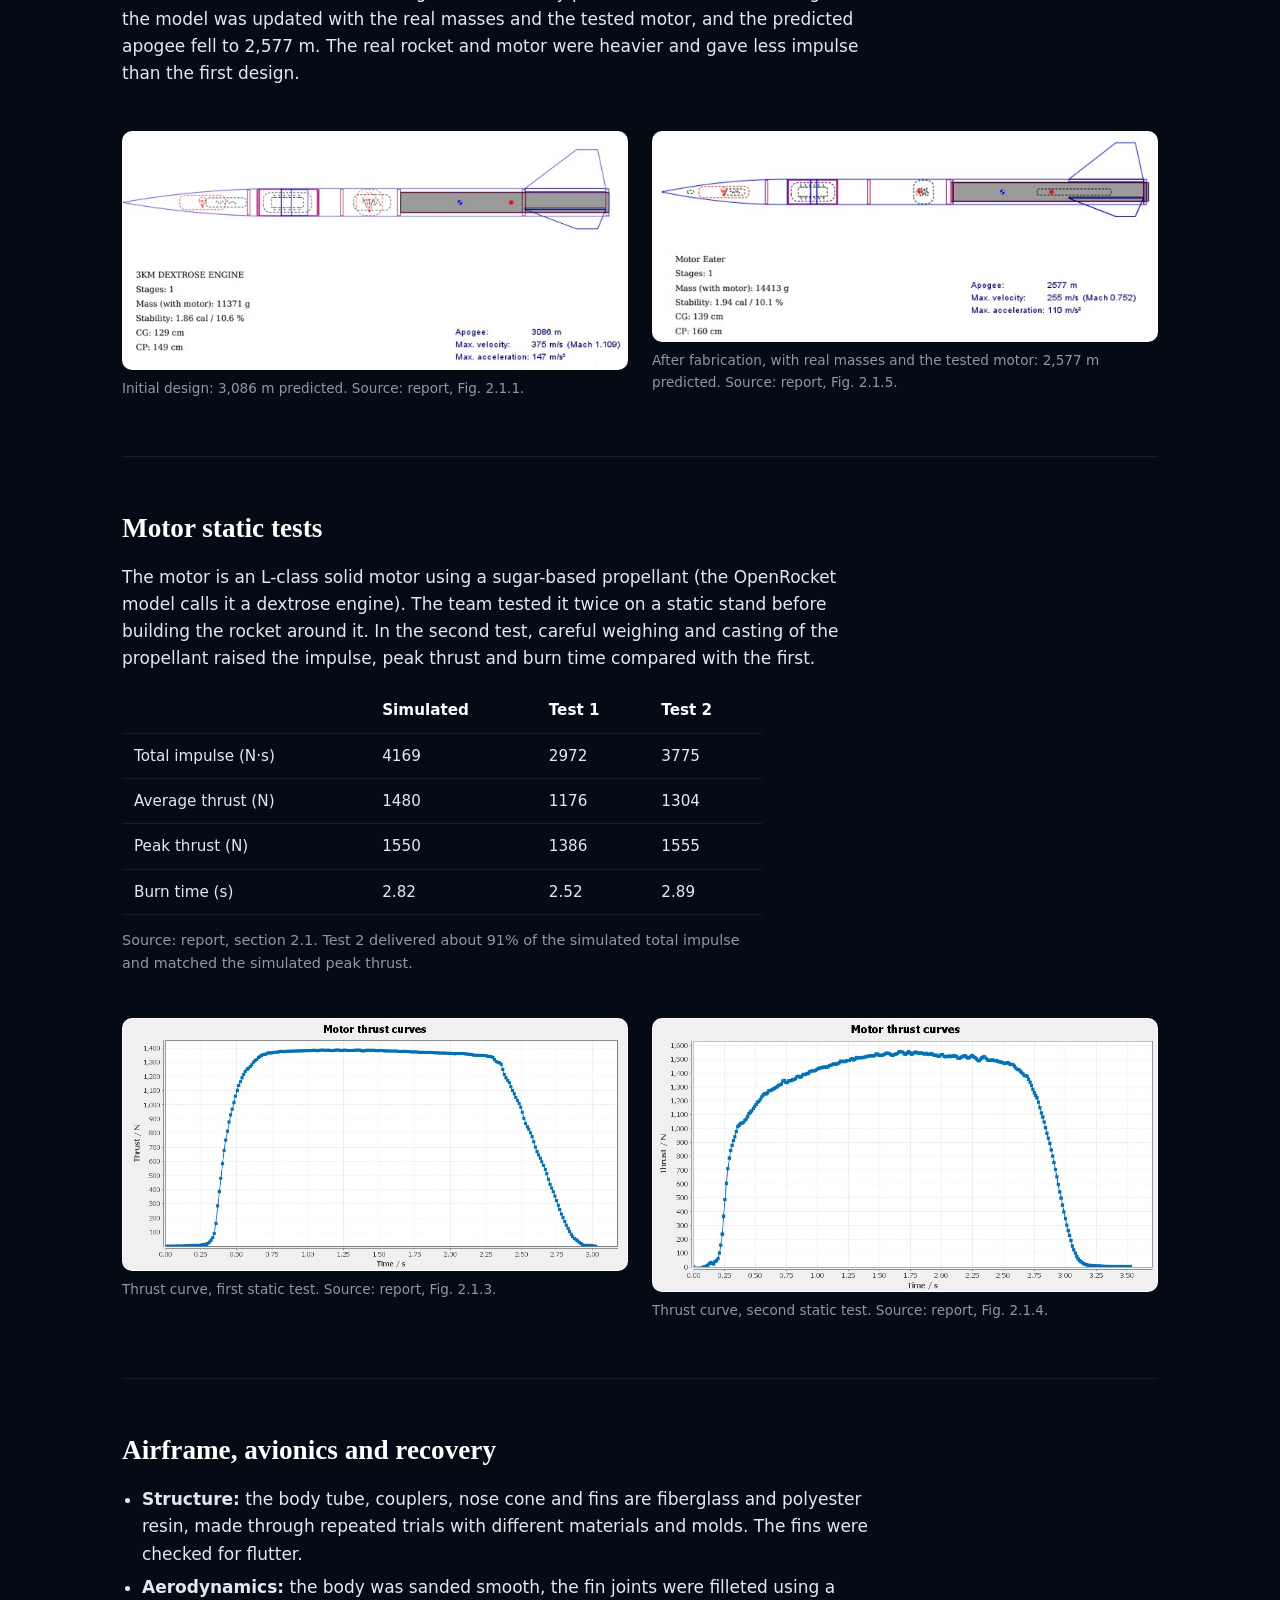
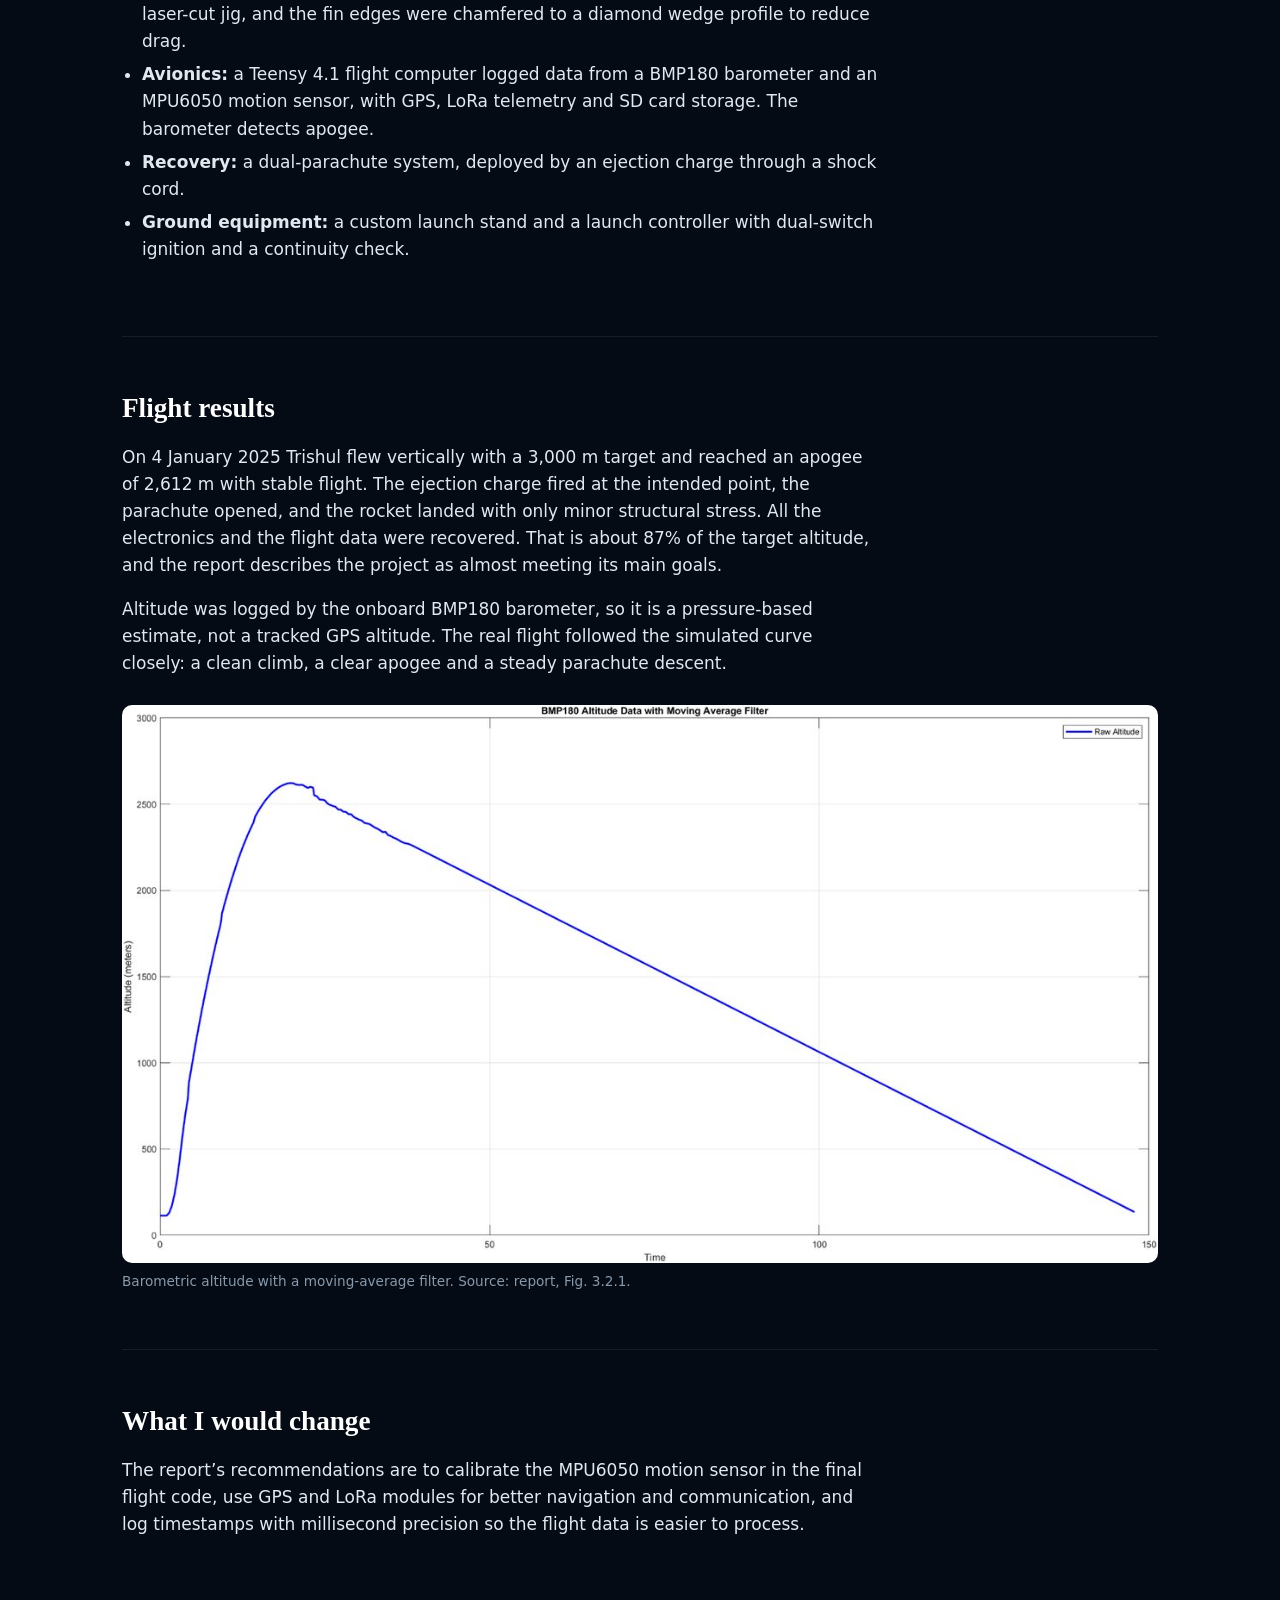
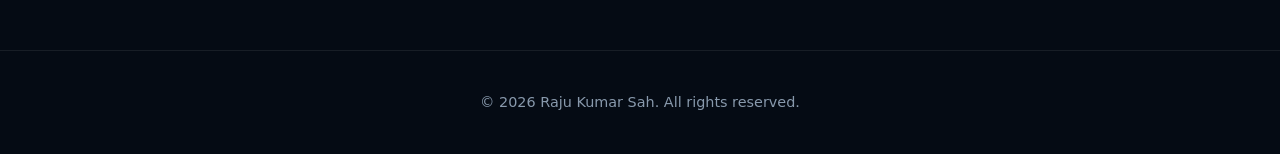
<file: work/trishul.html>
<!DOCTYPE html>
<html lang="en" data-theme="dark">
<head>
<meta charset="UTF-8">
<meta name="viewport" content="width=device-width, initial-scale=1">
<title>Project Trishul: Solid-Fuel Rocket | Raju Kumar Sah</title>
<meta name="description" content="Project Trishul: a two-metre solid-fuel rocket designed, built and flown by Team SRB at Pulchowk Campus, Nepal, reaching about 2.6 km in January 2025.">
<link rel="icon" type="image/png" href="/faviconn.png">
<link rel="stylesheet" href="/css/style.css">
</head>
<body>
  <canvas id="motion-canvas"></canvas>

  <nav>
    <div class="wrap">
      <a href="/" class="logo">RAJU KUMAR SAH<span>.</span></a>
      <div class="nav-right">
        <ul class="navlinks">
          <li><a href="/#about">About</a></li>
          <li><a href="/#projects">Projects</a></li>
          <li><a href="/#experience">Experience</a></li>
          <li><a href="/#writing">Writing</a></li>
          <li><a href="/#contact">Contact</a></li>
        </ul>
        <button class="theme-btn" id="theme-btn" type="button" aria-label="Switch to light mode">Light</button>
      </div>
    </div>
  </nav>

  <main class="wrap page case">
    <a class="crumb" href="/#projects">← All projects</a>
    <div class="badge">Rocketry project · flown January 2025</div>
    <h1>Project Trishul: A Solid-Fuel Rocket Flown to 2.6 km</h1>
    <p class="lede">A two-metre solid-fuel rocket designed, built and flown by Team SRB at Pulchowk Campus, with onboard telemetry, a dual-parachute recovery system and a custom launch controller.</p>
    <div class="btn-group">
      <a class="btn primary" href="/assets/Trishul-project-report.pdf" target="_blank" rel="noopener">Read the project report (PDF)</a>
      <a class="btn outline" href="#flight">Jump to flight results</a>
    </div>

    <div class="stats">
      <div class="stat"><b>2,612 m</b><span>apogee on the January 2025 flight (target 3,000 m)</span></div>
      <div class="stat"><b>3,775 N·s</b><span>total impulse in the second motor test</span></div>
      <div class="stat"><b>1,555 N</b><span>peak thrust in the second motor test</span></div>
      <div class="stat"><b>~2 m</b><span>rocket length</span></div>
    </div>

    <section>
      <h2>My role</h2>
      <div class="prose">
        <p>I led propulsion, structure and fabrication for Team SRB’s Trishul rocket. The team was organized into structures, propulsion, aerodynamics and avionics units, and the project ran from OpenRocket simulation through motor testing and fabrication to flight.</p>
      </div>
      <figure style="max-width:340px">
        <img src="/assets/trishul/assembled-rocket.jpg" alt="The fully assembled Trishul rocket standing on its launch stand" loading="lazy">
        <figcaption>The assembled rocket. Source: report, Fig. 3.1.1.</figcaption>
      </figure>
    </section>

    <section>
      <h2>Design and simulation</h2>
      <div class="prose">
        <p>The goal was a 3,000 m apogee. Team SRB modelled the rocket in OpenRocket, about 2 m long, with a candidate solid motor. The first design predicted an apogee of 3,086 m. After the motor was tested on the ground and every part was fabricated and weighed, the model was updated with the real masses and the tested motor, and the predicted apogee fell to 2,577 m. The real rocket and motor were heavier and gave less impulse than the first design.</p>
      </div>
      <div class="figrow">
        <figure>
          <img src="/assets/trishul/openrocket-design.jpg" alt="OpenRocket model of the initial design predicting a 3086 metre apogee" loading="lazy">
          <figcaption>Initial design: 3,086 m predicted. Source: report, Fig. 2.1.1.</figcaption>
        </figure>
        <figure>
          <img src="/assets/trishul/openrocket-final.jpg" alt="OpenRocket model with measured part masses and the ground-tested motor predicting a 2577 metre apogee" loading="lazy">
          <figcaption>After fabrication, with real masses and the tested motor: 2,577 m predicted. Source: report, Fig. 2.1.5.</figcaption>
        </figure>
      </div>
    </section>

    <section>
      <h2>Motor static tests</h2>
      <div class="prose">
        <p>The motor is an L-class solid motor using a sugar-based propellant (the OpenRocket model calls it a dextrose engine). The team tested it twice on a static stand before building the rocket around it. In the second test, careful weighing and casting of the propellant raised the impulse, peak thrust and burn time compared with the first.</p>
      </div>
      <table class="data">
        <thead><tr><th></th><th>Simulated</th><th>Test 1</th><th>Test 2</th></tr></thead>
        <tbody>
          <tr><td>Total impulse (N·s)</td><td>4169</td><td>2972</td><td>3775</td></tr>
          <tr><td>Average thrust (N)</td><td>1480</td><td>1176</td><td>1304</td></tr>
          <tr><td>Peak thrust (N)</td><td>1550</td><td>1386</td><td>1555</td></tr>
          <tr><td>Burn time (s)</td><td>2.82</td><td>2.52</td><td>2.89</td></tr>
        </tbody>
      </table>
      <p class="note">Source: report, section 2.1. Test 2 delivered about 91% of the simulated total impulse and matched the simulated peak thrust.</p>
      <div class="figrow">
        <figure>
          <img src="/assets/trishul/static-test-1.jpg" alt="Thrust curve of the first static test, peaking near 1386 newtons over about 2.5 seconds" loading="lazy">
          <figcaption>Thrust curve, first static test. Source: report, Fig. 2.1.3.</figcaption>
        </figure>
        <figure>
          <img src="/assets/trishul/static-test-2.jpg" alt="Thrust curve of the second static test, peaking near 1555 newtons over about 2.9 seconds" loading="lazy">
          <figcaption>Thrust curve, second static test. Source: report, Fig. 2.1.4.</figcaption>
        </figure>
      </div>
    </section>

    <section>
      <h2>Airframe, avionics and recovery</h2>
      <div class="prose">
        <ul>
          <li><strong>Structure:</strong> the body tube, couplers, nose cone and fins are fiberglass and polyester resin, made through repeated trials with different materials and molds. The fins were checked for flutter.</li>
          <li><strong>Aerodynamics:</strong> the body was sanded smooth, the fin joints were filleted using a laser-cut jig, and the fin edges were chamfered to a diamond wedge profile to reduce drag.</li>
          <li><strong>Avionics:</strong> a Teensy 4.1 flight computer logged data from a BMP180 barometer and an MPU6050 motion sensor, with GPS, LoRa telemetry and SD card storage. The barometer detects apogee.</li>
          <li><strong>Recovery:</strong> a dual-parachute system, deployed by an ejection charge through a shock cord.</li>
          <li><strong>Ground equipment:</strong> a custom launch stand and a launch controller with dual-switch ignition and a continuity check.</li>
        </ul>
      </div>
    </section>

    <section id="flight">
      <h2>Flight results</h2>
      <div class="prose">
        <p>On 4 January 2025 Trishul flew vertically with a 3,000 m target and reached an apogee of 2,612 m with stable flight. The ejection charge fired at the intended point, the parachute opened, and the rocket landed with only minor structural stress. All the electronics and the flight data were recovered. That is about 87% of the target altitude, and the report describes the project as almost meeting its main goals.</p>
        <p>Altitude was logged by the onboard BMP180 barometer, so it is a pressure-based estimate, not a tracked GPS altitude. The real flight followed the simulated curve closely: a clean climb, a clear apogee and a steady parachute descent.</p>
      </div>
      <figure>
        <img src="/assets/trishul/flight-altitude.jpg" alt="Altitude against time from the barometer, rising to about 2600 metres then falling steadily under parachute" loading="lazy">
        <figcaption>Barometric altitude with a moving-average filter. Source: report, Fig. 3.2.1.</figcaption>
      </figure>
    </section>

    <section>
      <h2>What I would change</h2>
      <div class="prose">
        <p>The report’s recommendations are to calibrate the MPU6050 motion sensor in the final flight code, use GPS and LoRa modules for better navigation and communication, and log timestamps with millisecond precision so the flight data is easier to process.</p>
      </div>
    </section>
  </main>

  <footer>
    <div class="wrap">&copy; 2026 Raju Kumar Sah. All rights reserved.</div>
  </footer>

  <script src="/js/site.js"></script>
</body>
</html>
</file>
<file: css/style.css>
:root {
    --bg: #050b14;
    --nav-bg: rgba(5, 11, 20, 0.8);
    --card-bg: rgba(13, 22, 38, 0.75);
    --text: #e2e8f0;
    --head: #ffffff;
    --muted: #8899ac;
    --accent: #f28c1b;
    --blue: #1a75bc;
    --border: rgba(255, 255, 255, 0.08);
  }
  :root[data-theme="light"] {
    --bg: #f4f7fb;
    --nav-bg: rgba(244, 247, 251, 0.85);
    --card-bg: rgba(255, 255, 255, 0.85);
    --text: #1e293b;
    --head: #0b1220;
    --muted: #526071;
    --accent: #c76a00;
    --border: rgba(11, 18, 32, 0.12);
  }
  *{box-sizing:border-box}
  html{scroll-behavior:smooth}
  body{margin:0;background:var(--bg);color:var(--text);font:17px/1.6 system-ui,-apple-system,sans-serif;overflow-x:hidden;transition:background 0.3s,color 0.3s}

  /* Cinematic Motion Canvas Background */
  #motion-canvas {
    position: fixed;
    top: 0;
    left: 0;
    width: 100vw;
    height: 100vh;
    z-index: -1;
    pointer-events: none;
  }

  .wrap{max-width:1100px;margin:0 auto;padding:0 32px}

  /* Navigation */
  nav{position:fixed;top:0;left:0;right:0;z-index:100;background:var(--nav-bg);backdrop-filter:blur(12px);border-bottom:1px solid var(--border)}
  nav .wrap{display:flex;align-items:center;justify-content:space-between;height:70px}
  .logo{font-weight:800;letter-spacing:1px;color:var(--head);font-size:1.1rem;text-decoration:none}
  .logo span{color:var(--accent)}
  .nav-right{display:flex;align-items:center;gap:32px}
  .navlinks{display:flex;gap:32px;list-style:none;margin:0;padding:0}
  .navlinks a{color:var(--muted);text-decoration:none;font-size:.9rem;font-weight:500;transition:color 0.2s}
  .navlinks a:hover{color:var(--head)}
  .theme-btn{background:transparent;border:1px solid var(--border);color:var(--text);border-radius:20px;padding:6px 14px;font:600 .8rem system-ui,sans-serif;cursor:pointer;transition:border-color 0.2s}
  .theme-btn:hover{border-color:var(--accent)}
  a:focus-visible,button:focus-visible{outline:2px solid var(--accent);outline-offset:3px}

  /* Hero Section with Cinematic Motion */
  .hero{min-height:100vh;display:flex;align-items:center;position:relative;padding-top:70px}
  .hero-content{max-width:700px;z-index:2}
  .badge{display:inline-block;padding:6px 14px;background:rgba(242,140,27,0.15);color:var(--accent);border:1px solid rgba(242,140,27,0.3);border-radius:20px;font-size:0.8rem;font-weight:700;text-transform:uppercase;letter-spacing:1.5px;margin-bottom:24px;}
  .hero h1{font:800 clamp(2.8rem, 6vw, 5rem)/1.05 Georgia, serif;margin:0 0 24px;color:var(--head);letter-spacing:-1px}
  .hero h1 span{color:var(--accent);display:block}
  .hero p{color:var(--muted);font-size:1.15rem;margin:0 0 36px;max-width:38ch}

  .btn-group{display:flex;gap:16px;flex-wrap:wrap}
  .btn{padding:14px 28px;border-radius:6px;font-weight:600;text-decoration:none;transition:all 0.2s}
  .btn.primary{background:var(--accent);color:#0a0e17}
  .btn.primary:hover{background:#ff9f33;transform:translateY(-2px)}
  .btn.outline{border:1px solid var(--muted);color:var(--head)}
  .btn.outline:hover{border-color:var(--head);background:rgba(128,128,128,0.1)}

  /* Content Sections */
  section{padding:100px 0;border-top:1px solid var(--border)}
  h2{font:700 2.2rem Georgia,serif;margin:0 0 48px;color:var(--head)}

  .grid{display:grid;grid-template-columns:repeat(auto-fit,minmax(320px,1fr));gap:24px}
  .card{background:var(--card-bg);border:1px solid var(--border);border-radius:12px;padding:32px;backdrop-filter:blur(8px);transition:transform 0.3s, border-color 0.3s}
  .card:hover{transform:translateY(-4px);border-color:rgba(242,140,27,0.4)}
  .card h3{margin:0 0 12px;color:var(--head);font-size:1.3rem}
  .card p{color:var(--muted);margin:0;font-size:0.95rem}
  .card .meta{display:block;color:var(--accent);font-size:.85rem;font-weight:600;margin-bottom:8px}

  /* About */
  .about-wrap{display:flex;gap:40px;align-items:flex-start;flex-wrap:wrap}
  .about-wrap .about-text{flex:1 1 420px;min-width:0}
  .portrait{width:220px;height:220px;flex:0 0 auto;border-radius:16px;object-fit:cover;object-position:50% 15%;border:1px solid var(--border)}
  .about-text{max-width:68ch;font-size:1.1rem;color:var(--text)}
  .about-text p{margin:0 0 18px}

  /* Experience timeline */
  .timeline{list-style:none;margin:0;padding:0 0 0 28px;border-left:2px solid var(--border)}
  .timeline li{position:relative;padding:0 0 36px 0}
  .timeline li:last-child{padding-bottom:0}
  .timeline li::before{content:"";position:absolute;left:-36px;top:7px;width:14px;height:14px;border-radius:50%;background:var(--accent);border:3px solid var(--bg)}
  .timeline h3{margin:0 0 4px;color:var(--head);font-size:1.2rem}
  .timeline .meta{display:block;color:var(--accent);font-size:.85rem;font-weight:600;margin-bottom:8px}
  .timeline p{margin:0;color:var(--muted);font-size:.95rem;max-width:64ch}

  .stack p{margin:0 0 10px}
  .stack p:last-child{margin-bottom:0}
  .stack strong{color:var(--head);font-weight:600}
  .award-list{margin:0;padding:0 0 0 18px;color:var(--muted);font-size:0.95rem}
  .award-list li{margin:0 0 8px}
  .about-text + .grid{margin-top:48px}

  /* Contact */
  .contact-list{list-style:none;margin:0;padding:0;display:grid;gap:14px;font-size:1.05rem}
  .contact-list span{display:inline-block;min-width:90px;color:var(--muted)}
  .contact-list a{color:var(--accent);text-decoration:none;font-weight:600}
  .contact-list a:hover{text-decoration:underline}

  footer{padding:40px 0;text-align:center;color:var(--muted);font-size:0.9rem;border-top:1px solid var(--border)}

  @media(max-width:768px){
    .navlinks{display:none}
    .nav-right{gap:0}
  }
  @media (prefers-reduced-motion: reduce){
    html{scroll-behavior:auto}
    .card,.btn{transition:none}
  }

  /* ---- Case-study pages ---- */
  .more{color:var(--accent);font-weight:600;text-decoration:none;white-space:nowrap}
  .more:hover{text-decoration:underline}
  .page{padding-top:110px;padding-bottom:40px}
  .crumb{display:inline-block;color:var(--muted);text-decoration:none;font-size:.9rem;margin-bottom:28px}
  .crumb:hover{color:var(--accent)}
  .page h1{font:800 clamp(2.4rem,5vw,3.8rem)/1.08 Georgia,serif;margin:0 0 16px;color:var(--head)}
  .lede{color:var(--muted);font-size:1.2rem;max-width:60ch;margin:0 0 20px}
  .claim{max-width:68ch;margin:0 0 28px}
  .claim a{color:var(--accent);font-weight:600}
  .stats{display:grid;grid-template-columns:repeat(auto-fit,minmax(170px,1fr));gap:16px;margin:36px 0 8px}
  .stat{background:var(--card-bg);border:1px solid var(--border);border-radius:12px;padding:20px}
  .stat b{display:block;font:700 1.9rem Georgia,serif;color:var(--accent)}
  .stat span{color:var(--muted);font-size:.88rem}
  .case section{padding:56px 0;border-top:1px solid var(--border)}
  .case h2{font-size:1.7rem;margin:0 0 20px}
  .prose{max-width:70ch}
  .prose p{margin:0 0 16px}
  .prose ul{margin:0 0 16px;padding-left:20px}
  .prose li{margin-bottom:6px}
  figure{margin:28px 0 0}
  figure img{width:100%;height:auto;display:block;border-radius:10px;border:1px solid var(--border);background:#fff}
  figcaption{color:var(--muted);font-size:.85rem;margin-top:8px}
  .figrow{display:grid;grid-template-columns:repeat(auto-fit,minmax(300px,1fr));gap:24px}
  table.data{width:100%;max-width:640px;border-collapse:collapse;font-size:.95rem;margin:8px 0 12px}
  .data th,.data td{text-align:left;padding:10px 12px;border-bottom:1px solid var(--border)}
  .data th{color:var(--head);font-weight:600}
  .data td{color:var(--text)}
  .note{color:var(--muted);font-size:.9rem;max-width:70ch}
  .btn-group + .note{margin-top:14px}
</file>
